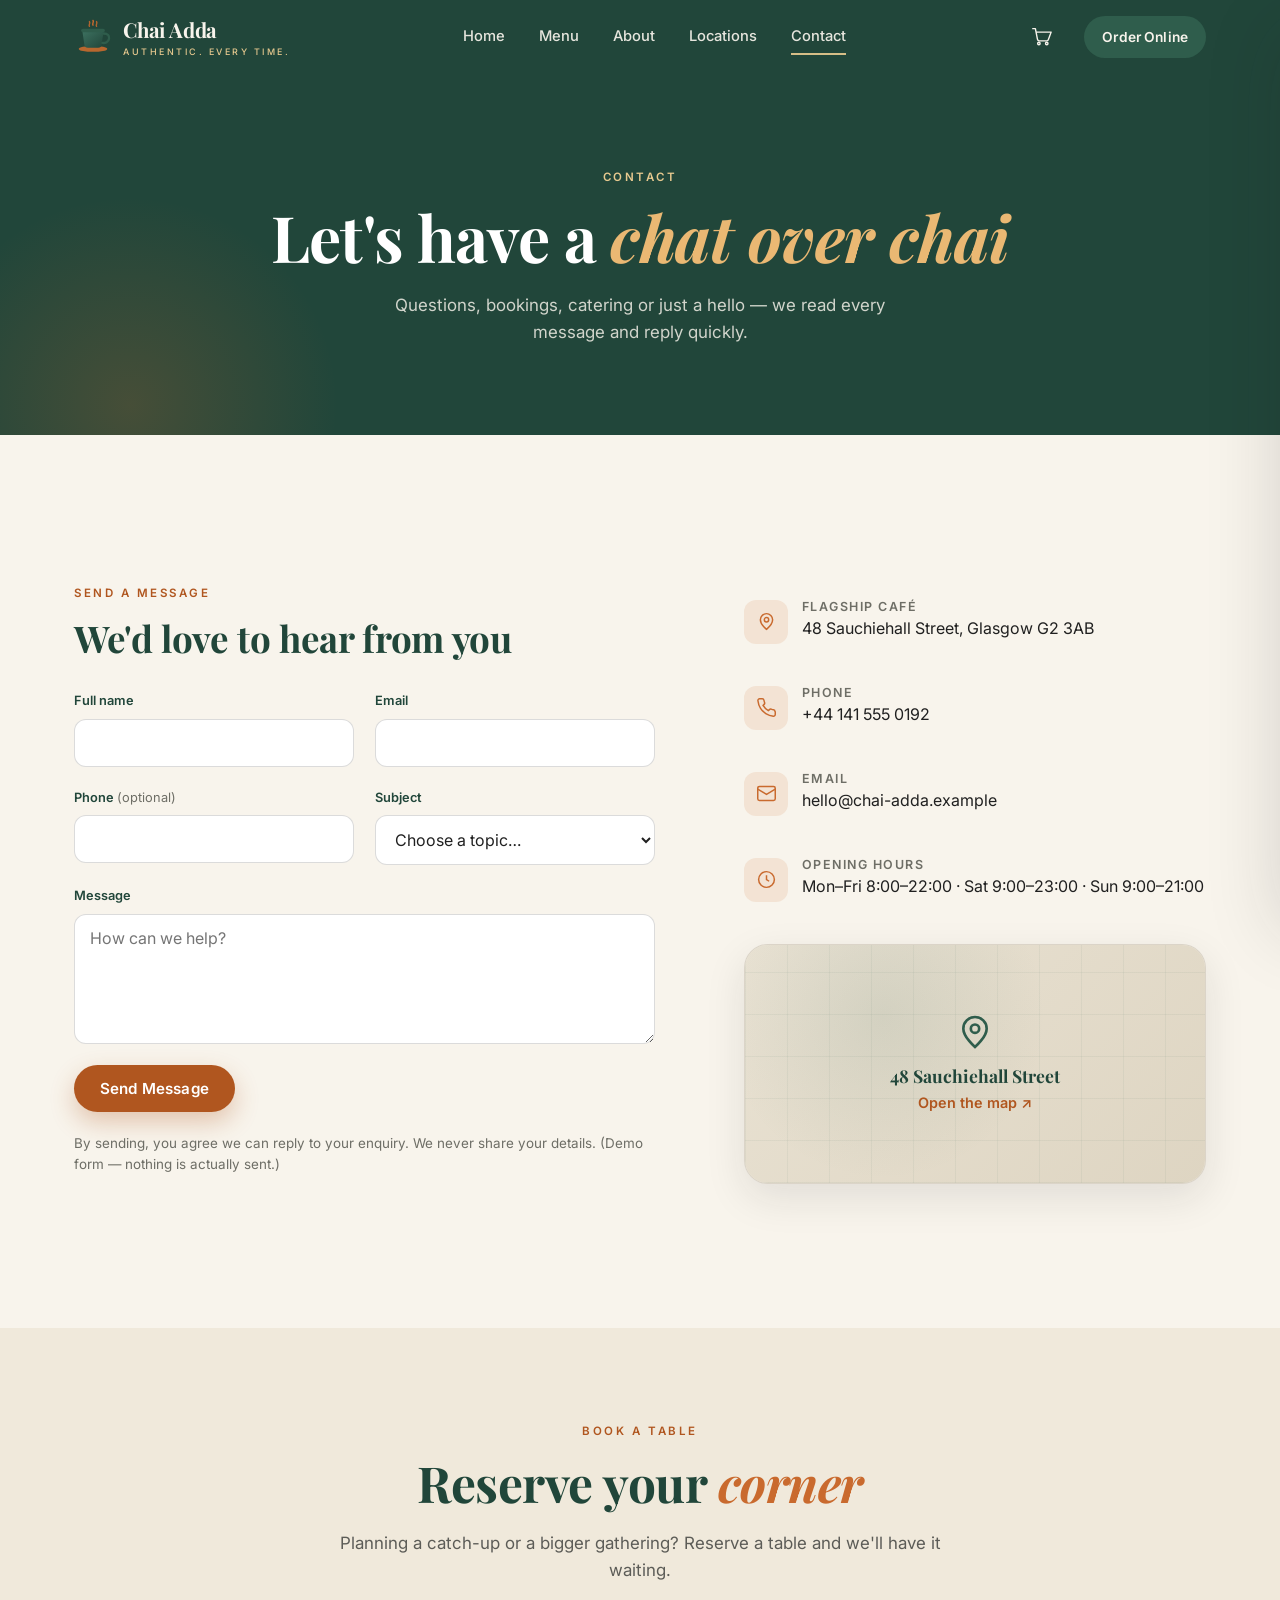
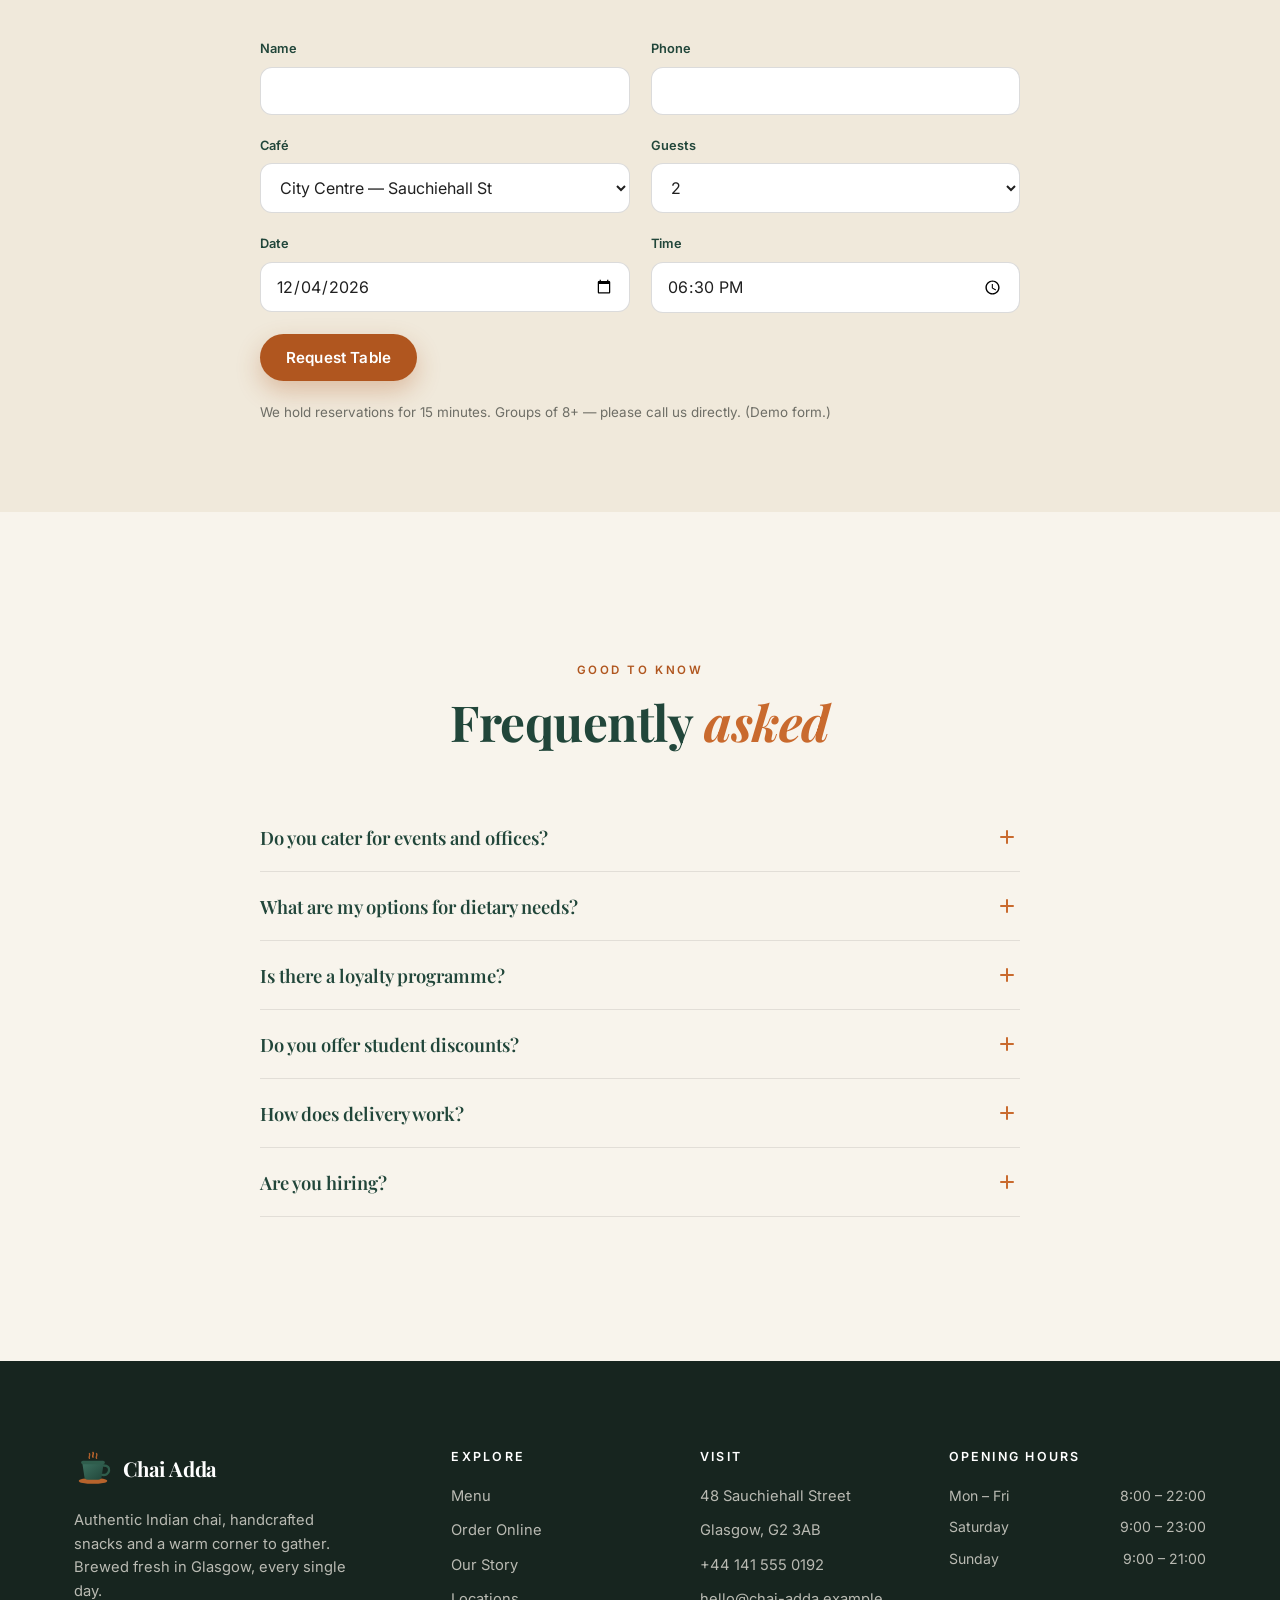
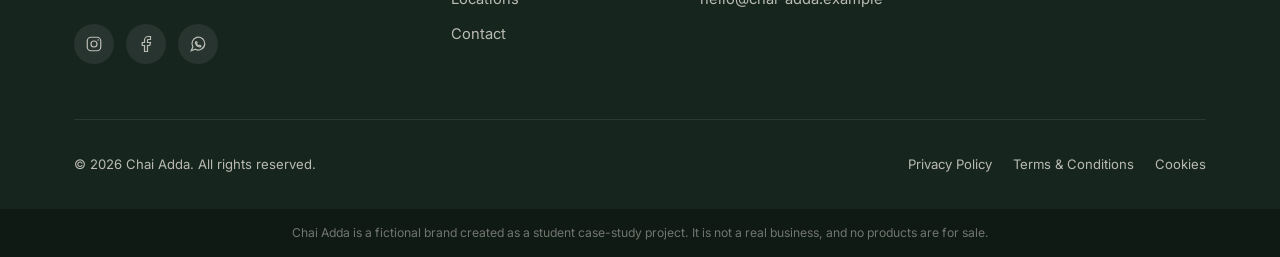
<file: contact.html>
<!DOCTYPE html>
<html lang="en">
<head>
  <meta charset="UTF-8">
  <meta name="viewport" content="width=device-width, initial-scale=1.0">
  <title>Contact — Chai Adda | Get in Touch, Reservations &amp; FAQ</title>
  <meta name="description" content="Get in touch with Chai Adda — book a table, ask about catering, events, franchise or careers. Phone, email, opening hours, map and FAQ.">
  <link rel="icon" type="image/svg+xml" href="assets/logo.svg">
  <link rel="canonical" href="https://berivishnu9-max.github.io/chai-adda/contact.html">
  <meta property="og:title" content="Contact — Chai Adda">
  <meta property="og:description" content="Book a table, ask a question, or say hello. We'd love to hear from you.">
  <link rel="preconnect" href="https://fonts.googleapis.com">
  <link rel="preconnect" href="https://fonts.gstatic.com" crossorigin>
  <link href="https://fonts.googleapis.com/css2?family=Playfair+Display:ital,wght@0,500;0,600;0,700;0,800;1,500;1,600&family=Inter:wght@300;400;500;600;700&display=swap" rel="stylesheet">
  <link rel="stylesheet" href="css/styles.css">

  <script type="application/ld+json">
  {"@context":"https://schema.org","@type":"ContactPage","name":"Contact Chai Adda","mainEntity":{"@type":"Organization","name":"Chai Adda","email":"hello@chai-adda.example","telephone":"+44 141 555 0192","address":{"@type":"PostalAddress","streetAddress":"48 Sauchiehall Street","addressLocality":"Glasgow","postalCode":"G2 3AB","addressCountry":"GB"}}}
  </script>
  <meta name="twitter:card" content="summary_large_image">
  <meta name="twitter:title" content="Contact — Chai Adda">
  <meta name="twitter:description" content="Book a table, ask a question, or say hello.">
  <meta name="twitter:image" content="images/hero.jpg">
  <meta property="og:site_name" content="Chai Adda">
  <meta property="og:image" content="images/hero.jpg">
</head>
<body class="hero-dark">
  <a class="skip-link" href="#main">Skip to content</a>

  <!-- NAV -->
  <header class="nav" id="nav">
    <div class="wrap">
      <a class="brand" href="index.html" aria-label="Chai Adda home">
        <img src="assets/logo.svg" alt="" width="38" height="38">
        <span class="brand-name">Chai Adda<small>Authentic. Every Time.</small></span>
      </a>
      <nav class="nav-links" aria-label="Primary">
        <a href="index.html">Home</a>
        <a href="menu.html">Menu</a>
        <a href="about.html">About</a>
        <a href="locations.html">Locations</a>
        <a href="contact.html" class="active">Contact</a>
      </nav>
      <div class="nav-actions">
        <button class="cart-btn" aria-label="Open your order">
          <svg viewBox="0 0 24 24" fill="none" stroke-width="1.6" stroke-linecap="round" stroke-linejoin="round"><circle cx="9" cy="20" r="1.4"/><circle cx="18" cy="20" r="1.4"/><path d="M2 3h3l2.4 12.4a2 2 0 0 0 2 1.6h8.5a2 2 0 0 0 2-1.6L23 7H6"/></svg>
          <span class="cart-count" aria-live="polite">0</span>
        </button>
        <a href="order.html" class="btn btn-dark btn-sm">Order Online</a>
        <button class="nav-toggle" aria-label="Menu" aria-expanded="false"><span></span><span></span><span></span></button>
      </div>
    </div>
  </header>
  <div class="mobile-menu" id="mobileMenu">
    <a href="index.html">Home</a>
    <a href="menu.html">Menu</a>
    <a href="about.html">About</a>
    <a href="locations.html">Locations</a>
    <a href="contact.html">Contact</a>
    <a href="order.html" class="btn btn-primary btn-block">Order Online</a>
  </div>

  <!-- PAGE HERO -->
  <section class="page-hero">
    <div class="wrap">
      <span class="eyebrow">Contact</span>
      <h1>Let's have a <span class="serif-accent" style="color:#eab873">chat over chai</span></h1>
      <p>Questions, bookings, catering or just a hello — we read every message and reply quickly.</p>
    </div>
  </section>

  <!-- CONTACT SPLIT -->
  <section class="section">
    <div class="wrap">
      <div class="contact-split">

        <!-- form -->
        <div data-reveal>
          <span class="eyebrow">Send a message</span>
          <h2 style="font-size:clamp(1.7rem,3vw,2.3rem);margin:var(--s2) 0 var(--s4)">We'd love to hear from you</h2>
          <div class="form-success" id="contactSuccess">
            <svg viewBox="0 0 24 24"><path d="m20 6-11 11-5-5"/></svg>
            <span>Thanks — your message is on its way. We'll be in touch within one working day.</span>
          </div>
          <form id="contactForm" novalidate>
            <div class="form-grid">
              <div class="field">
                <label for="cName">Full name</label>
                <input id="cName" name="name" type="text" autocomplete="name" required>
                <span class="err-msg">Please enter your name.</span>
              </div>
              <div class="field">
                <label for="cEmail">Email</label>
                <input id="cEmail" name="email" type="email" autocomplete="email" required>
                <span class="err-msg">Please enter a valid email.</span>
              </div>
              <div class="field">
                <label for="cPhone">Phone <span style="color:var(--faint);font-weight:400">(optional)</span></label>
                <input id="cPhone" name="phone" type="tel" autocomplete="tel">
                <span class="err-msg"></span>
              </div>
              <div class="field">
                <label for="cSubject">Subject</label>
                <select id="cSubject" name="subject" required>
                  <option value="">Choose a topic…</option>
                  <option>General enquiry</option>
                  <option>Catering &amp; events</option>
                  <option>Corporate &amp; office orders</option>
                  <option>Franchise enquiry</option>
                  <option>Careers</option>
                  <option>Feedback</option>
                </select>
                <span class="err-msg">Please choose a topic.</span>
              </div>
              <div class="field field-full">
                <label for="cMessage">Message</label>
                <textarea id="cMessage" name="message" required placeholder="How can we help?"></textarea>
                <span class="err-msg">Please add a short message.</span>
              </div>
            </div>
            <button type="submit" class="btn btn-primary" style="margin-top:var(--s3)">Send Message</button>
            <p class="form-note">By sending, you agree we can reply to your enquiry. We never share your details. (Demo form — nothing is actually sent.)</p>
          </form>
        </div>

        <!-- info + map -->
        <div data-reveal data-reveal-delay="1">
          <div class="contact-info-card">
            <div class="ci-icon"><svg viewBox="0 0 24 24"><path d="M12 21s7-6 7-11a7 7 0 0 0-14 0c0 5 7 11 7 11z"/><circle cx="12" cy="10" r="2.5"/></svg></div>
            <div><h4>Flagship café</h4><p>48 Sauchiehall Street, Glasgow G2 3AB</p></div>
          </div>
          <div class="contact-info-card">
            <div class="ci-icon"><svg viewBox="0 0 24 24"><path d="M22 16.9v3a2 2 0 0 1-2.2 2 19.8 19.8 0 0 1-8.6-3 19.5 19.5 0 0 1-6-6 19.8 19.8 0 0 1-3-8.6A2 2 0 0 1 4.1 2h3a2 2 0 0 1 2 1.7c.1.9.4 1.8.7 2.6a2 2 0 0 1-.5 2.1L8.1 9.6a16 16 0 0 0 6 6l1.2-1.2a2 2 0 0 1 2.1-.5c.8.3 1.7.6 2.6.7a2 2 0 0 1 1.7 2z"/></svg></div>
            <div><h4>Phone</h4><a href="tel:+441415550192">+44 141 555 0192</a></div>
          </div>
          <div class="contact-info-card">
            <div class="ci-icon"><svg viewBox="0 0 24 24"><rect x="2" y="4" width="20" height="16" rx="2"/><path d="m2 7 10 6 10-6"/></svg></div>
            <div><h4>Email</h4><a href="mailto:hello@chai-adda.example">hello@chai-adda.example</a></div>
          </div>
          <div class="contact-info-card">
            <div class="ci-icon"><svg viewBox="0 0 24 24"><circle cx="12" cy="12" r="9"/><path d="M12 7v5l3 2"/></svg></div>
            <div><h4>Opening hours</h4><p>Mon–Fri 8:00–22:00 · Sat 9:00–23:00 · Sun 9:00–21:00</p></div>
          </div>
          <div class="map-embed" style="height:240px;margin-top:var(--s3)">
            <div class="map-fallback" aria-hidden="true">
              <svg viewBox="0 0 24 24"><path d="M12 21s7-6 7-11a7 7 0 0 0-14 0c0 5 7 11 7 11z"/><circle cx="12" cy="10" r="2.5"/></svg>
              <div><strong>48 Sauchiehall Street</strong><br><a href="https://www.openstreetmap.org/?mlat=55.8652&amp;mlon=-4.2570#map=16/55.8652/-4.2570" target="_blank" rel="noopener">Open the map ↗</a></div>
            </div>
            <iframe
              title="Map to Chai Adda City Centre"
              loading="lazy"
              src="https://www.openstreetmap.org/export/embed.html?bbox=-4.2700%2C55.8600%2C-4.2440%2C55.8710&amp;layer=mapnik&amp;marker=55.8652%2C-4.2570"
              referrerpolicy="no-referrer-when-downgrade"></iframe>
          </div>
        </div>

      </div>
    </div>
  </section>

  <!-- RESERVATION -->
  <section class="section-tight" id="reserve" style="background:var(--cream-deep)">
    <div class="wrap">
      <div class="section-head" data-reveal>
        <span class="eyebrow">Book a table</span>
        <h2>Reserve your <span class="serif-accent">corner</span></h2>
        <p>Planning a catch-up or a bigger gathering? Reserve a table and we'll have it waiting.</p>
      </div>
      <div style="max-width:760px;margin:0 auto" data-reveal>
        <div class="form-success" id="reserveSuccess">
          <svg viewBox="0 0 24 24"><path d="m20 6-11 11-5-5"/></svg>
          <span id="reserveSuccessText">Table requested — we'll confirm by email shortly.</span>
        </div>
        <form id="reserveForm" novalidate>
          <div class="form-grid">
            <div class="field">
              <label for="rName">Name</label>
              <input id="rName" type="text" autocomplete="name" required>
              <span class="err-msg">Please enter your name.</span>
            </div>
            <div class="field">
              <label for="rPhone">Phone</label>
              <input id="rPhone" type="tel" autocomplete="tel" required>
              <span class="err-msg">Please enter a phone number.</span>
            </div>
            <div class="field">
              <label for="rLocation">Café</label>
              <select id="rLocation" required>
                <option>City Centre — Sauchiehall St</option>
                <option>West End — Byres Road</option>
                <option>Southside — Victoria Road</option>
              </select>
              <span class="err-msg"></span>
            </div>
            <div class="field">
              <label for="rGuests">Guests</label>
              <select id="rGuests" required>
                <option>1</option><option selected>2</option><option>3</option><option>4</option>
                <option>5</option><option>6</option><option>7</option><option>8+</option>
              </select>
              <span class="err-msg"></span>
            </div>
            <div class="field">
              <label for="rDate">Date</label>
              <input id="rDate" type="date" required>
              <span class="err-msg">Please choose a date.</span>
            </div>
            <div class="field">
              <label for="rTime">Time</label>
              <input id="rTime" type="time" value="18:30" required>
              <span class="err-msg">Please choose a time.</span>
            </div>
          </div>
          <button type="submit" class="btn btn-primary" style="margin-top:var(--s3)">Request Table</button>
          <p class="form-note">We hold reservations for 15 minutes. Groups of 8+ — please call us directly. (Demo form.)</p>
        </form>
      </div>
    </div>
  </section>

  <!-- FAQ -->
  <section class="section">
    <div class="wrap">
      <div class="section-head" data-reveal>
        <span class="eyebrow">Good to know</span>
        <h2>Frequently <span class="serif-accent">asked</span></h2>
      </div>
      <div class="faq" data-reveal>
        <div class="faq-item">
          <button class="faq-q" aria-expanded="false">Do you cater for events and offices?<span class="plus" aria-hidden="true"></span></button>
          <div class="faq-a"><p>Yes — from a tray of chai and samosas for the team to full event catering. Use the contact form above with "Catering &amp; events" and we'll build a menu around you.</p></div>
        </div>
        <div class="faq-item">
          <button class="faq-q" aria-expanded="false">What are my options for dietary needs?<span class="plus" aria-hidden="true"></span></button>
          <div class="faq-a"><p>Every menu item is clearly marked vegetarian or vegan, with spice levels shown. Many drinks can be made with oat milk. If you have an allergy, tell us and we'll guide you to safe choices.</p></div>
        </div>
        <div class="faq-item">
          <button class="faq-q" aria-expanded="false">Is there a loyalty programme?<span class="plus" aria-hidden="true"></span></button>
          <div class="faq-a"><p>There is — every tenth chai is on us, plus member-only seasonal offers. Ask at the counter or join the newsletter to sign up.</p></div>
        </div>
        <div class="faq-item">
          <button class="faq-q" aria-expanded="false">Do you offer student discounts?<span class="plus" aria-hidden="true"></span></button>
          <div class="faq-a"><p>We do — 15% off with a valid student ID in café, or use code <strong>STUDENT</strong> when you order online.</p></div>
        </div>
        <div class="faq-item">
          <button class="faq-q" aria-expanded="false">How does delivery work?<span class="plus" aria-hidden="true"></span></button>
          <div class="faq-a"><p>Order online for delivery across central Glasgow, typically 30–40 minutes. Delivery is free over £15, otherwise £2.49. Prefer to collect? Pickup is usually ready in 10–15 minutes.</p></div>
        </div>
        <div class="faq-item">
          <button class="faq-q" aria-expanded="false">Are you hiring?<span class="plus" aria-hidden="true"></span></button>
          <div class="faq-a"><p>We're always glad to meet warm, curious people who love hospitality. Send us a note under "Careers" with a little about yourself.</p></div>
        </div>
      </div>
    </div>
  </section>

  <!-- FOOTER -->
  <div id="footer-slot"></div>

  <!-- CART DRAWER -->
  <div class="overlay" id="overlay"></div>
  <aside class="drawer" id="cartDrawer" role="dialog" aria-modal="true" aria-label="Your order">
    <div class="drawer-head">
      <h3>Your Order</h3>
      <button class="drawer-close" data-close-cart aria-label="Close order"><svg viewBox="0 0 24 24" fill="none" stroke-width="2" stroke-linecap="round"><path d="M18 6 6 18M6 6l12 12"/></svg></button>
    </div>
    <div class="drawer-body" id="cartBody"></div>
    <div class="drawer-foot">
      <div class="cart-row"><span>Subtotal</span><span id="cartSubtotal">£0.00</span></div>
      <div class="cart-row"><span>Delivery</span><span id="cartDelivery">Free</span></div>
      <div class="cart-row total"><span>Total</span><span id="cartTotal">£0.00</span></div>
      <p class="nl-note" id="cartFreeNote" style="color:var(--orange-deep);text-align:center;margin:0 0 10px"></p>
      <button class="btn btn-primary btn-block" id="checkoutBtn" disabled>Go to Checkout</button>
      <p class="cart-note">Demo checkout — this is a case-study site.</p>
    </div>
  </aside>

  <a href="order.html" class="float-order" aria-label="Order online">
    <svg viewBox="0 0 24 24" fill="none" stroke="currentColor" stroke-width="1.8" stroke-linecap="round" stroke-linejoin="round"><path d="M2 3h3l2.4 12.4a2 2 0 0 0 2 1.6h8.5a2 2 0 0 0 2-1.6L23 7H6"/><circle cx="9" cy="20" r="1.4"/><circle cx="18" cy="20" r="1.4"/></svg>
    <span>Order Online</span>
  </a>

  <script src="js/photos.js"></script>
  <script src="js/main.js"></script>
  <script src="js/contact.js"></script>
  <script src="js/site.js"></script>
</body>
</html>
</file>
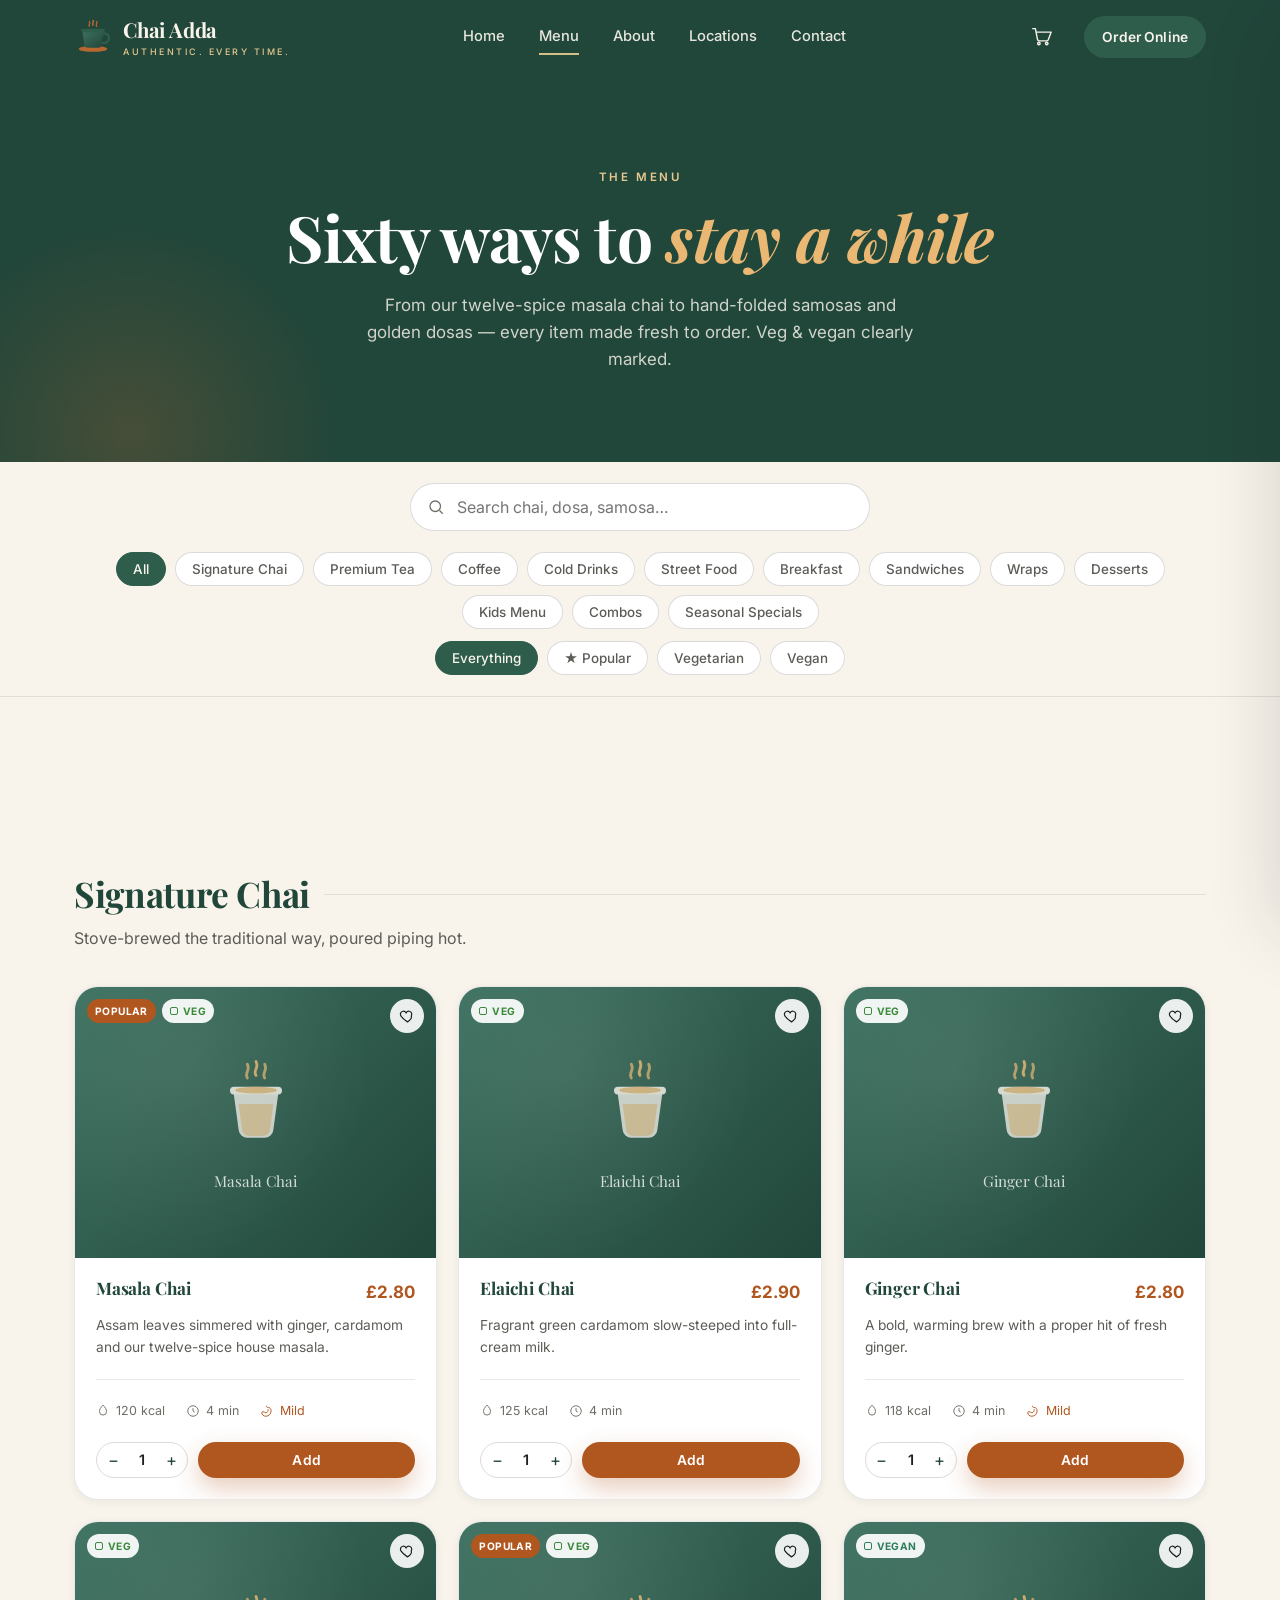
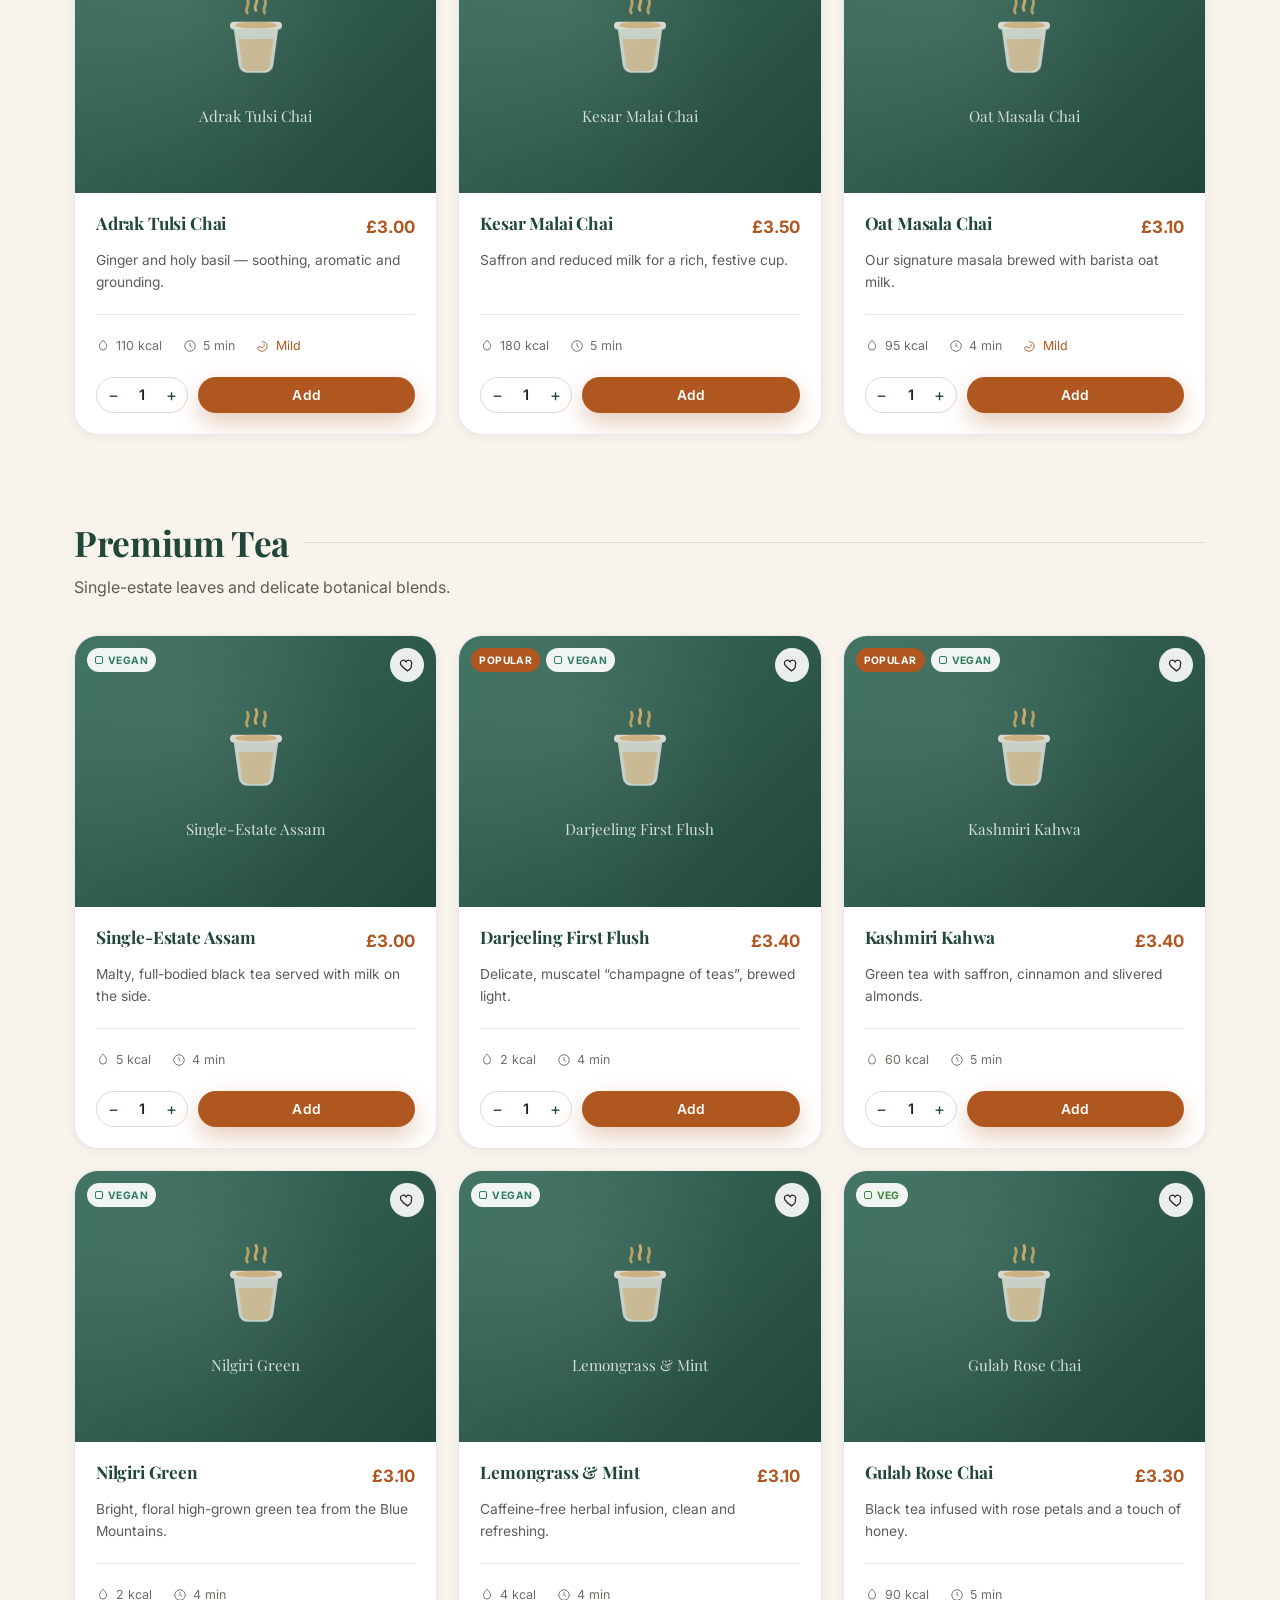
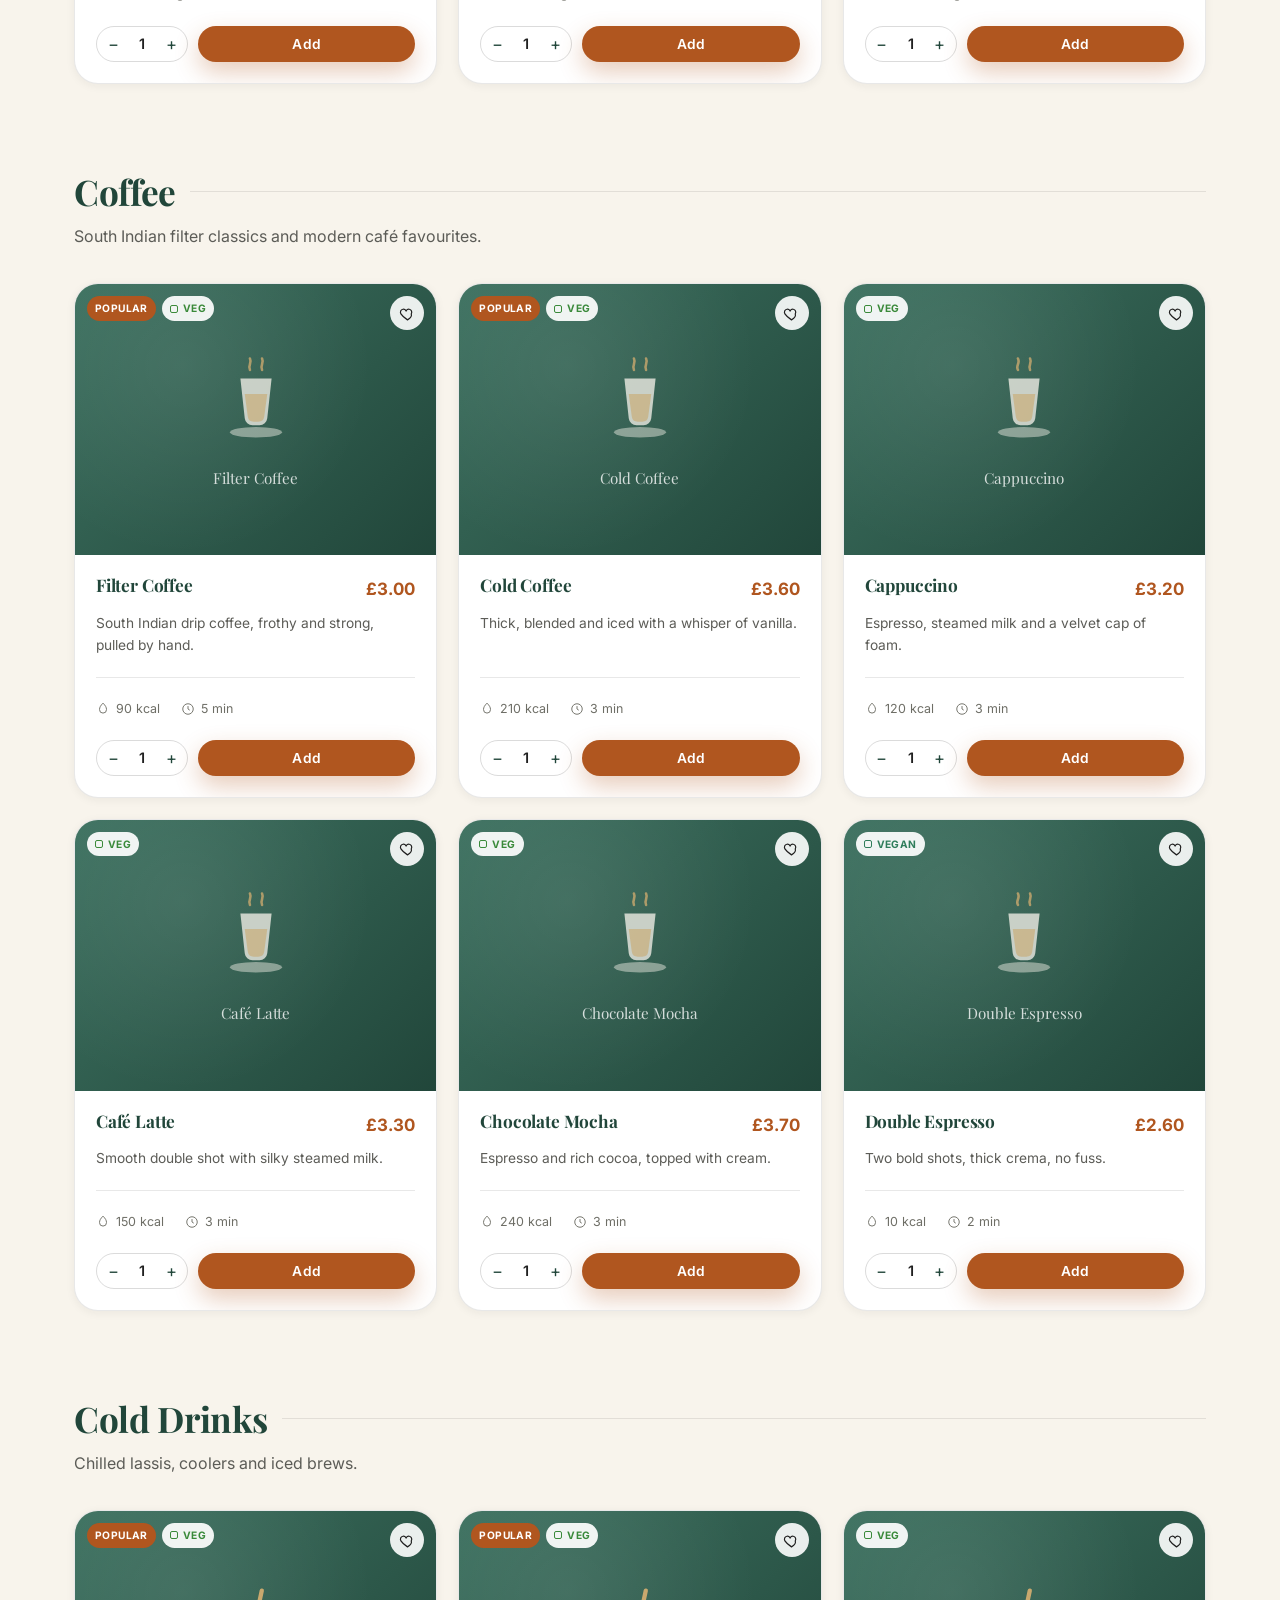
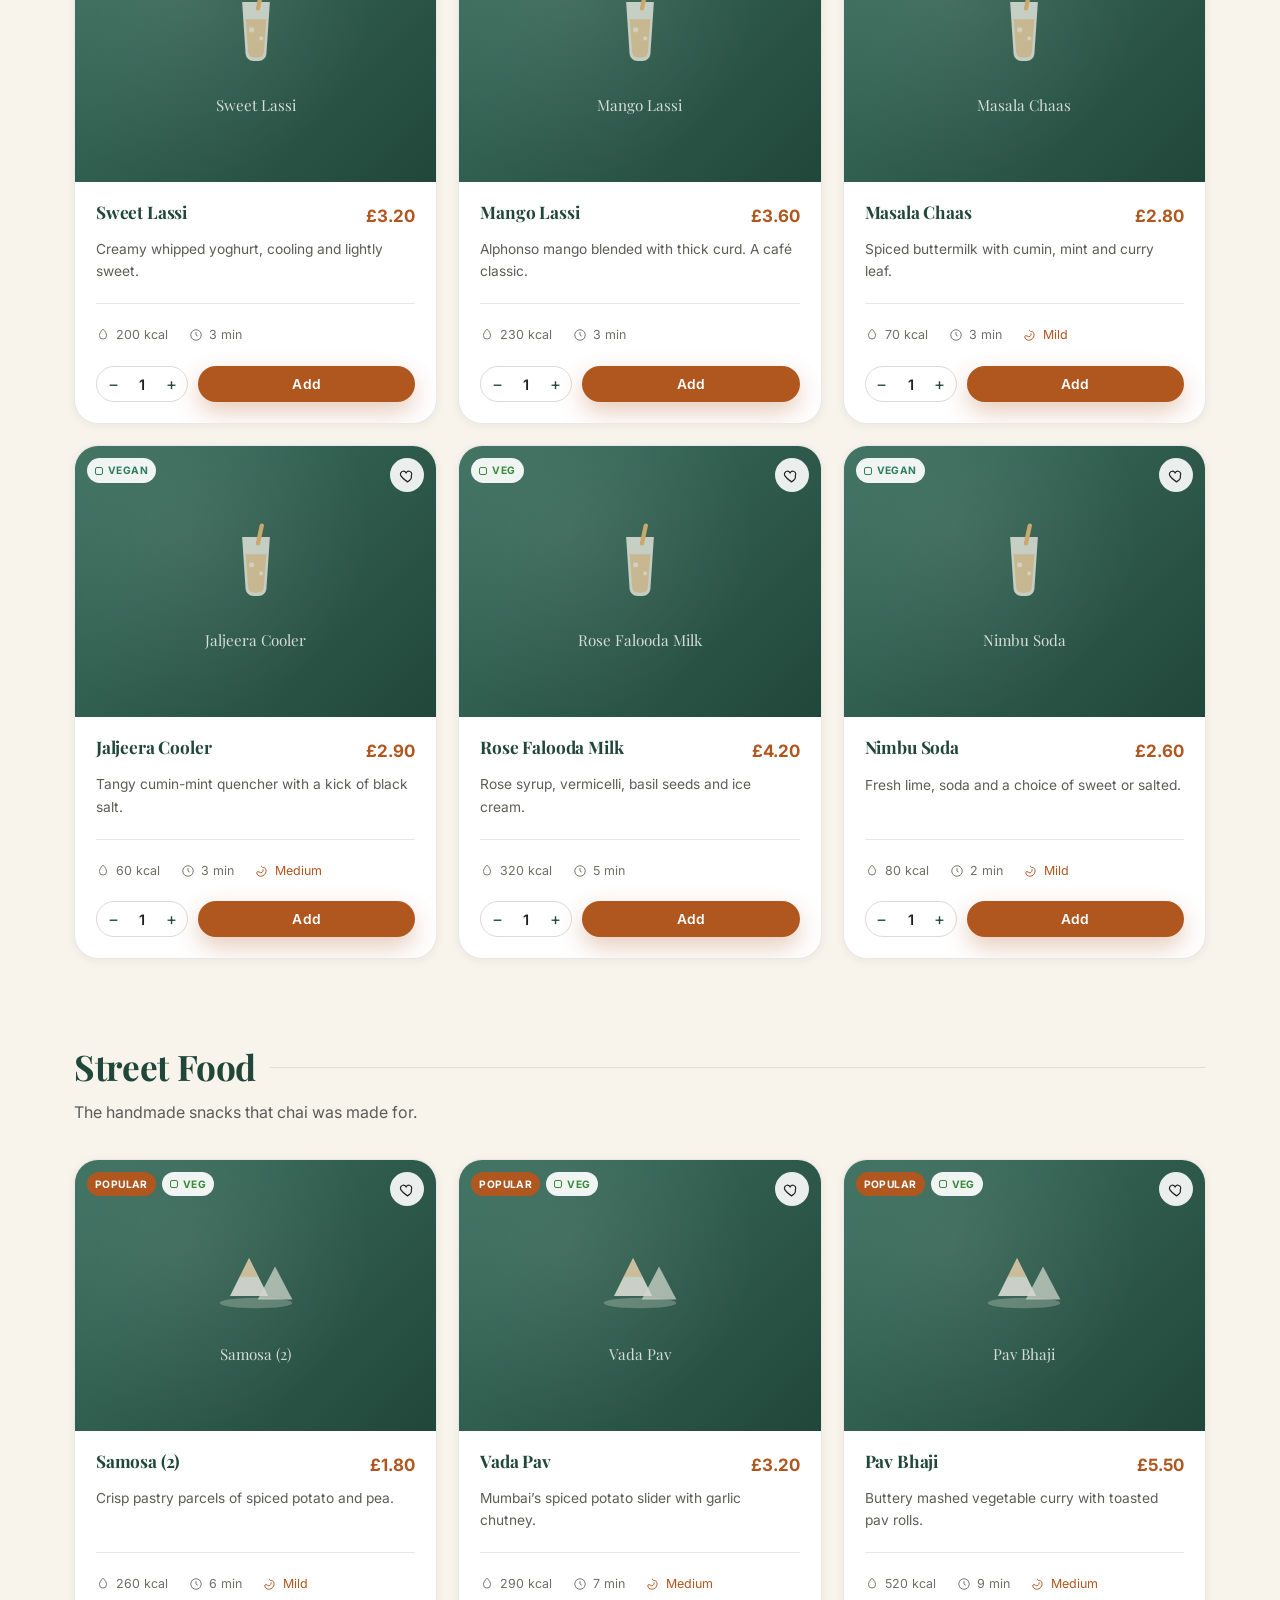
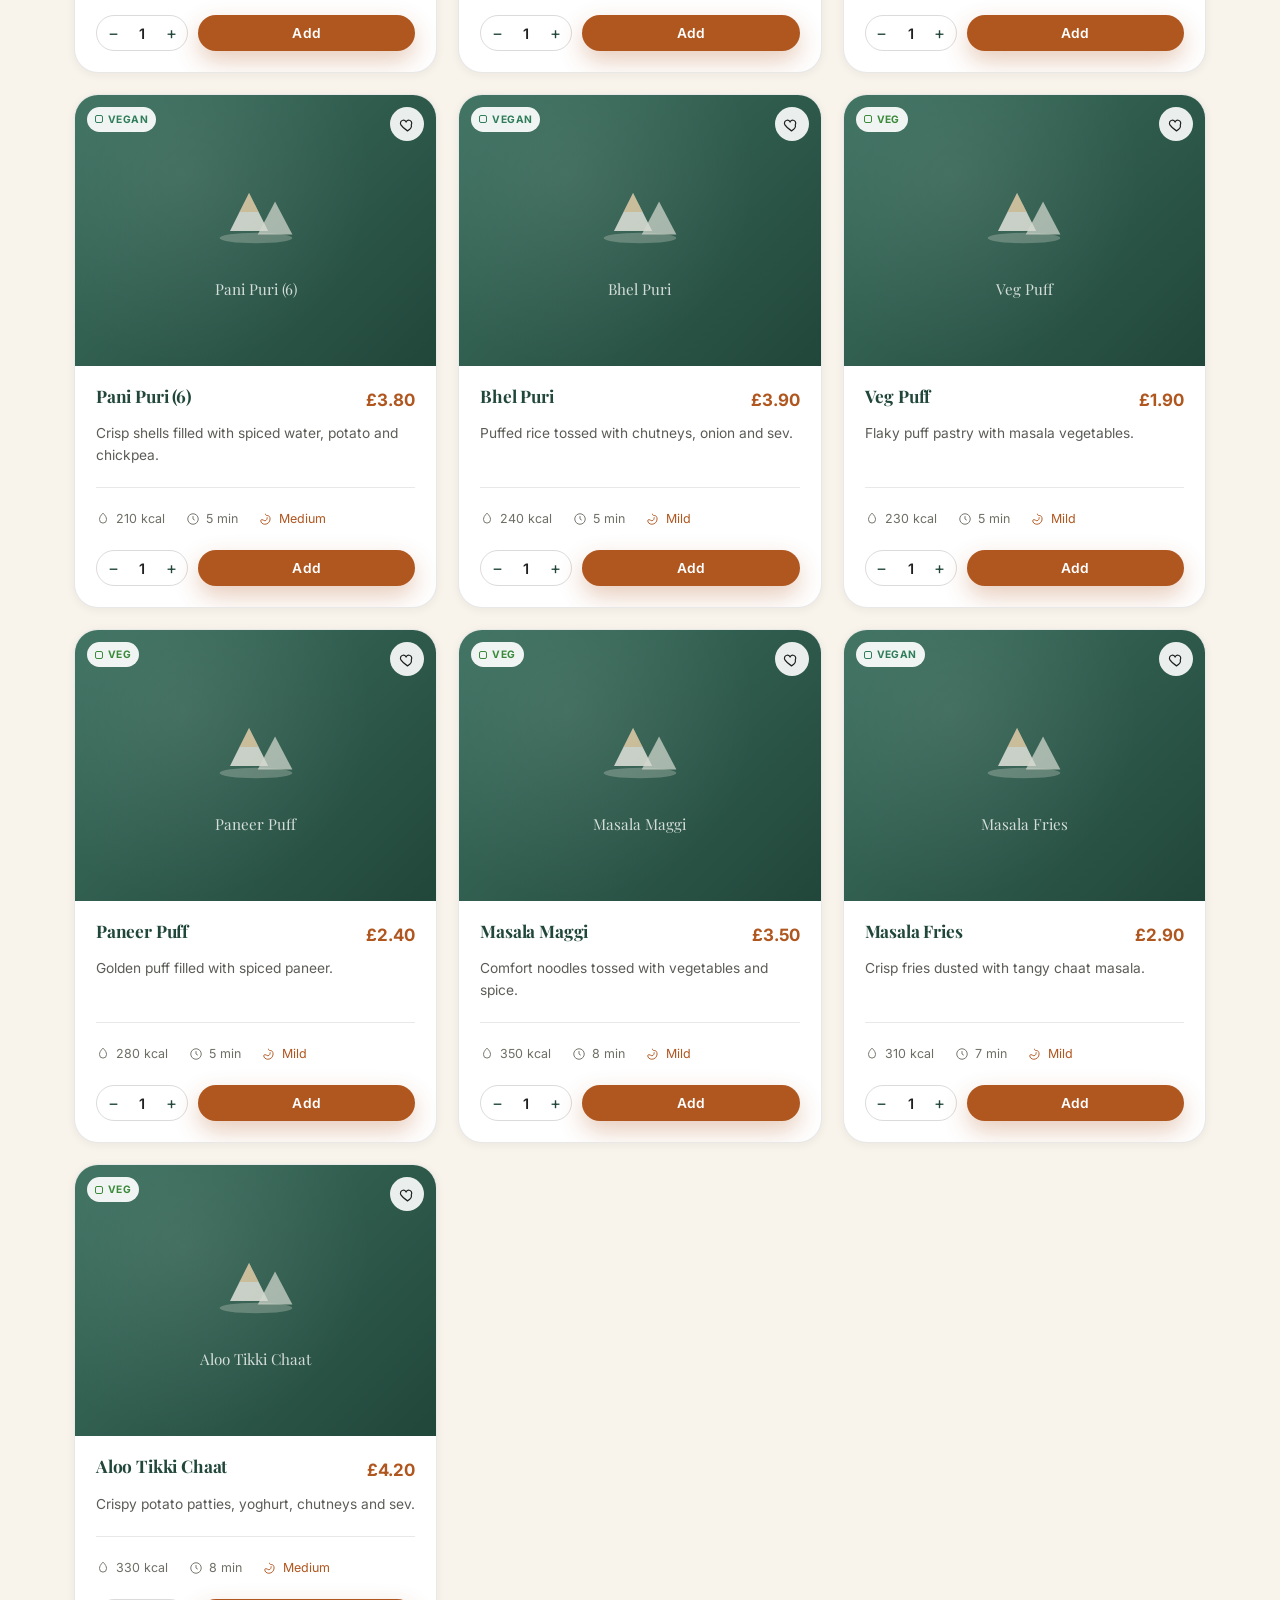
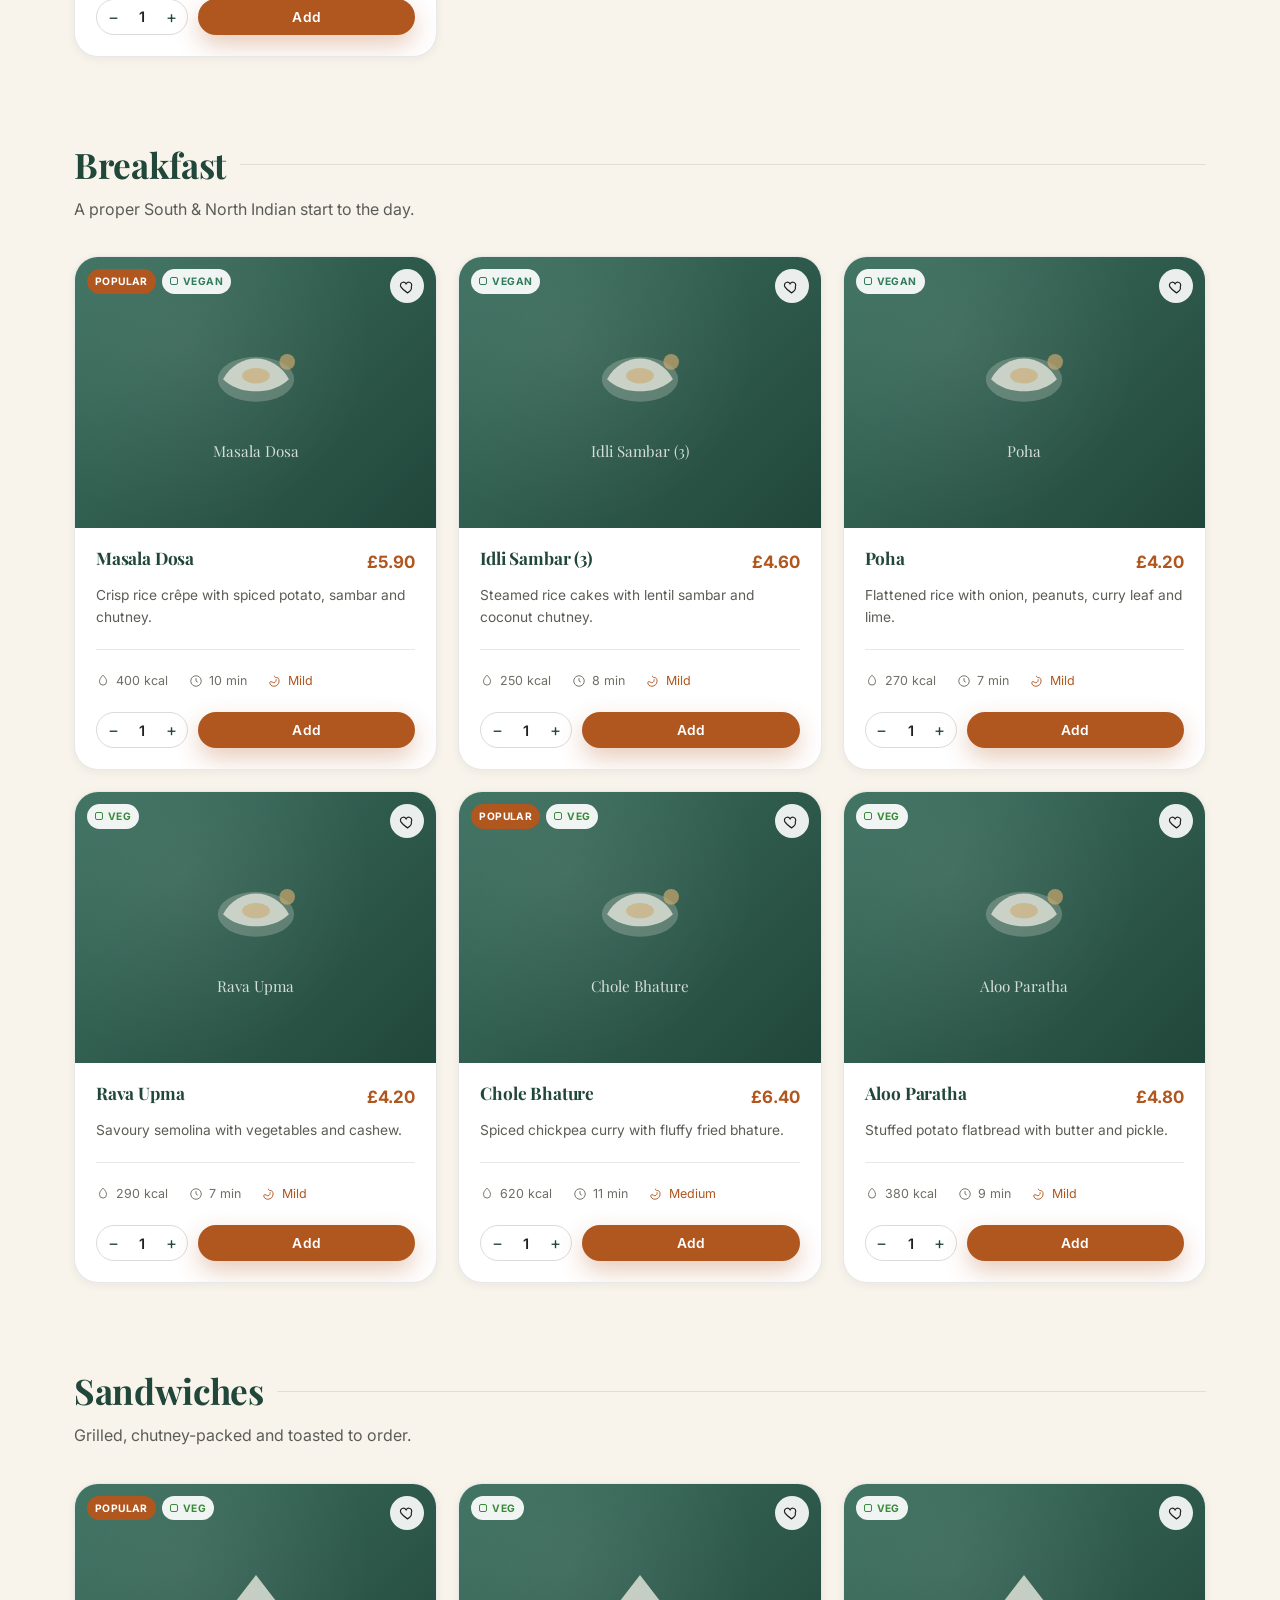
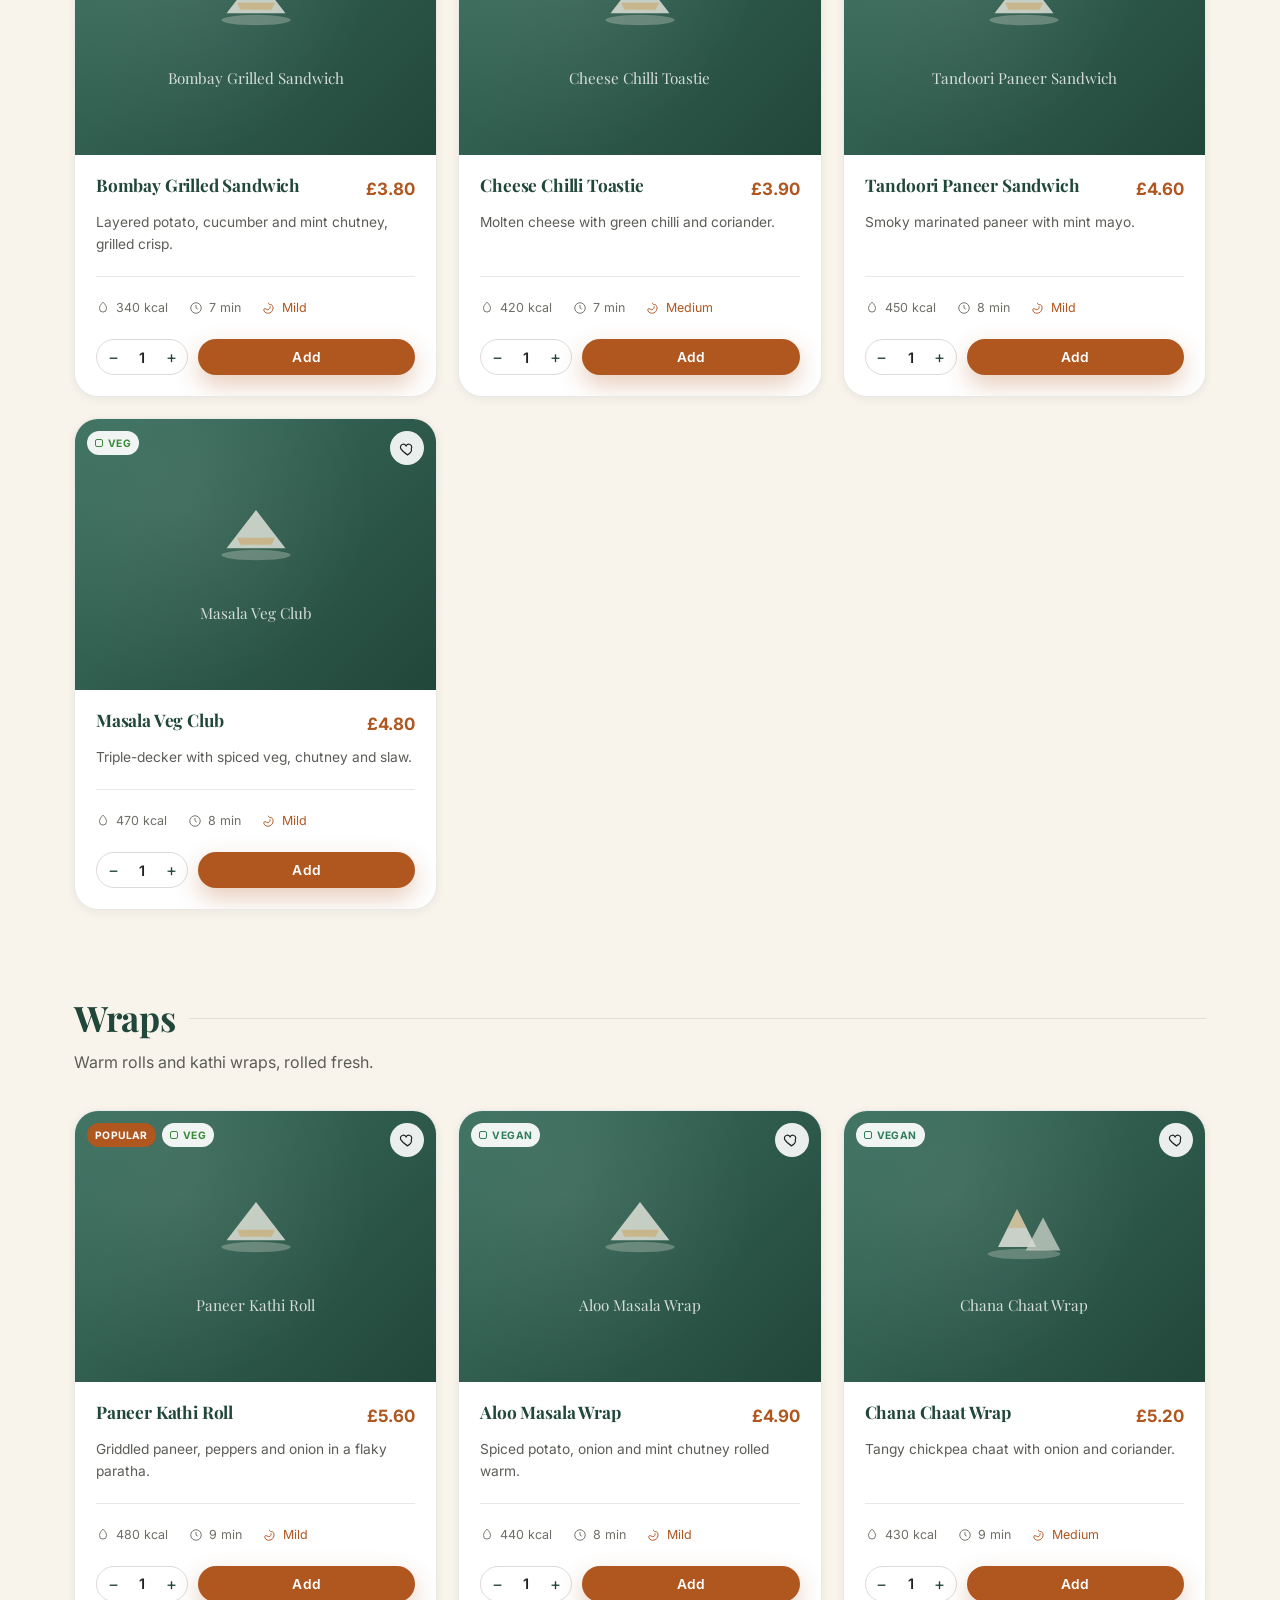
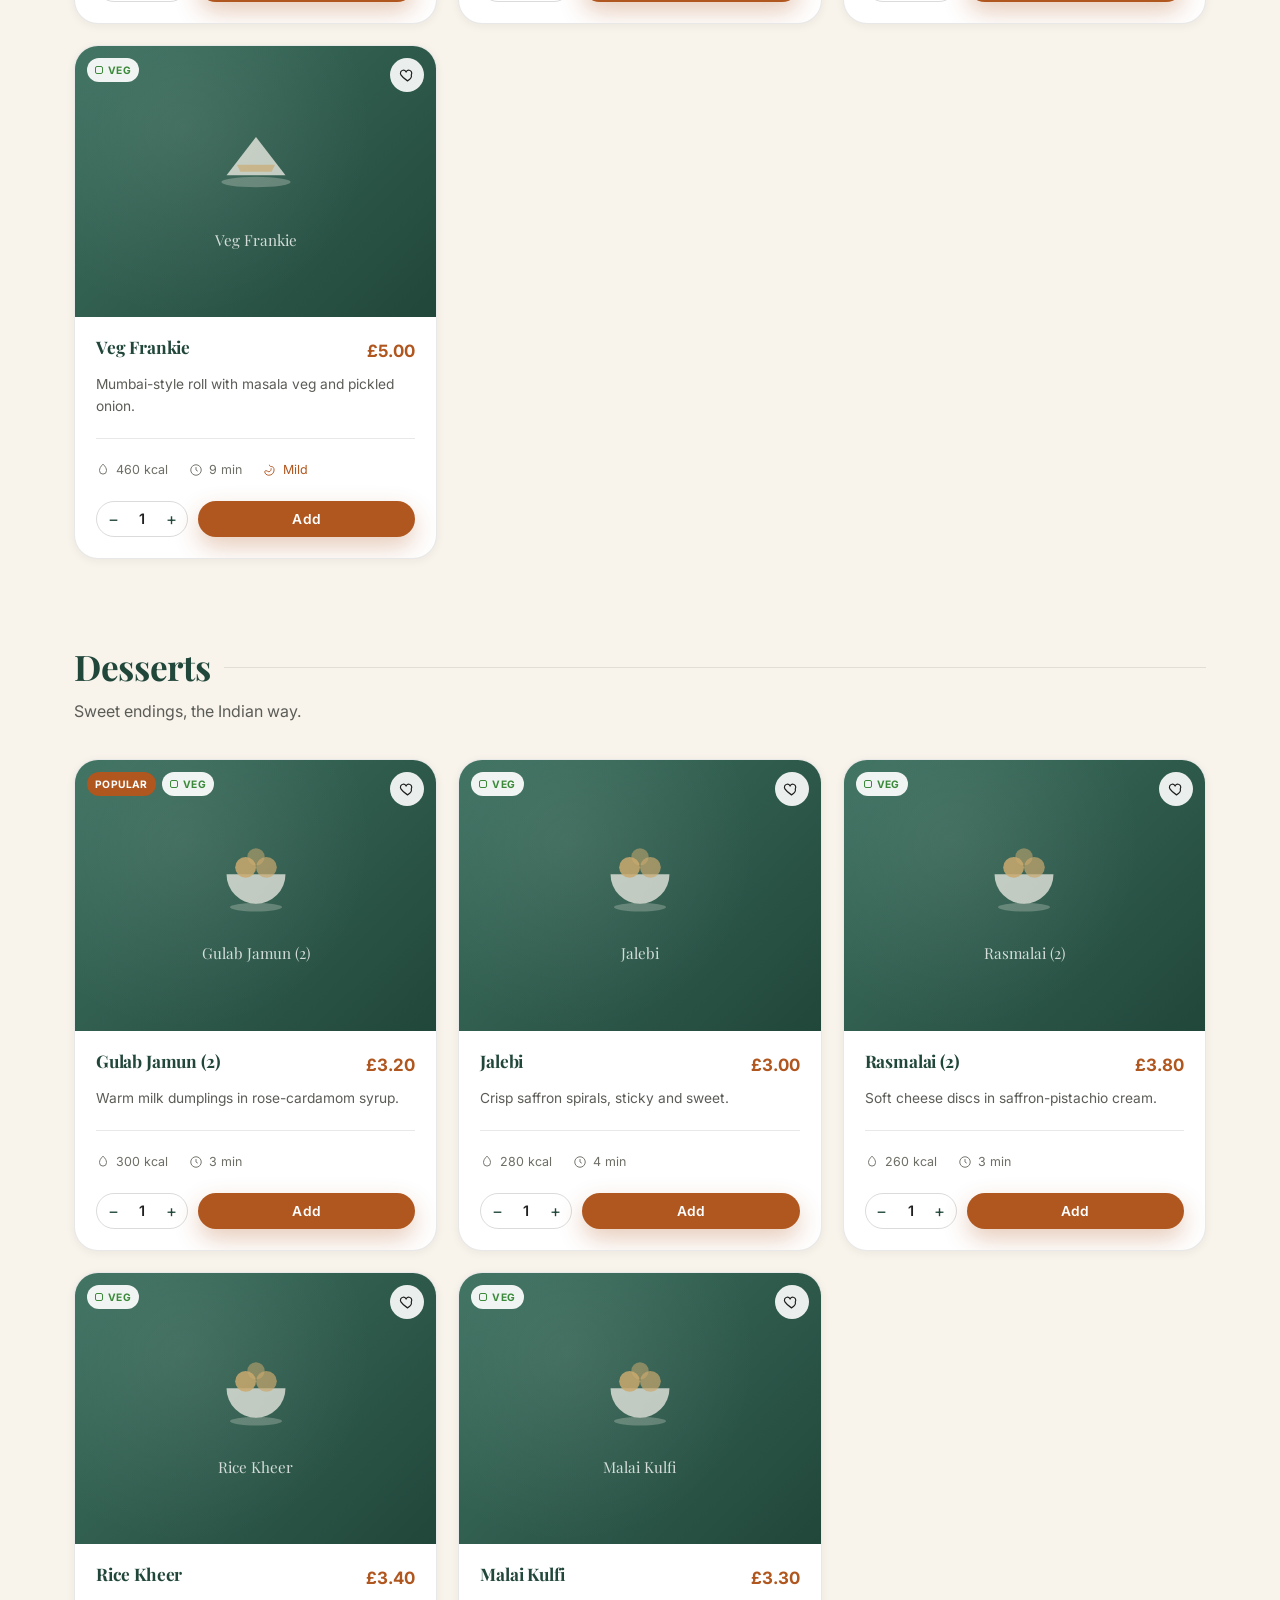
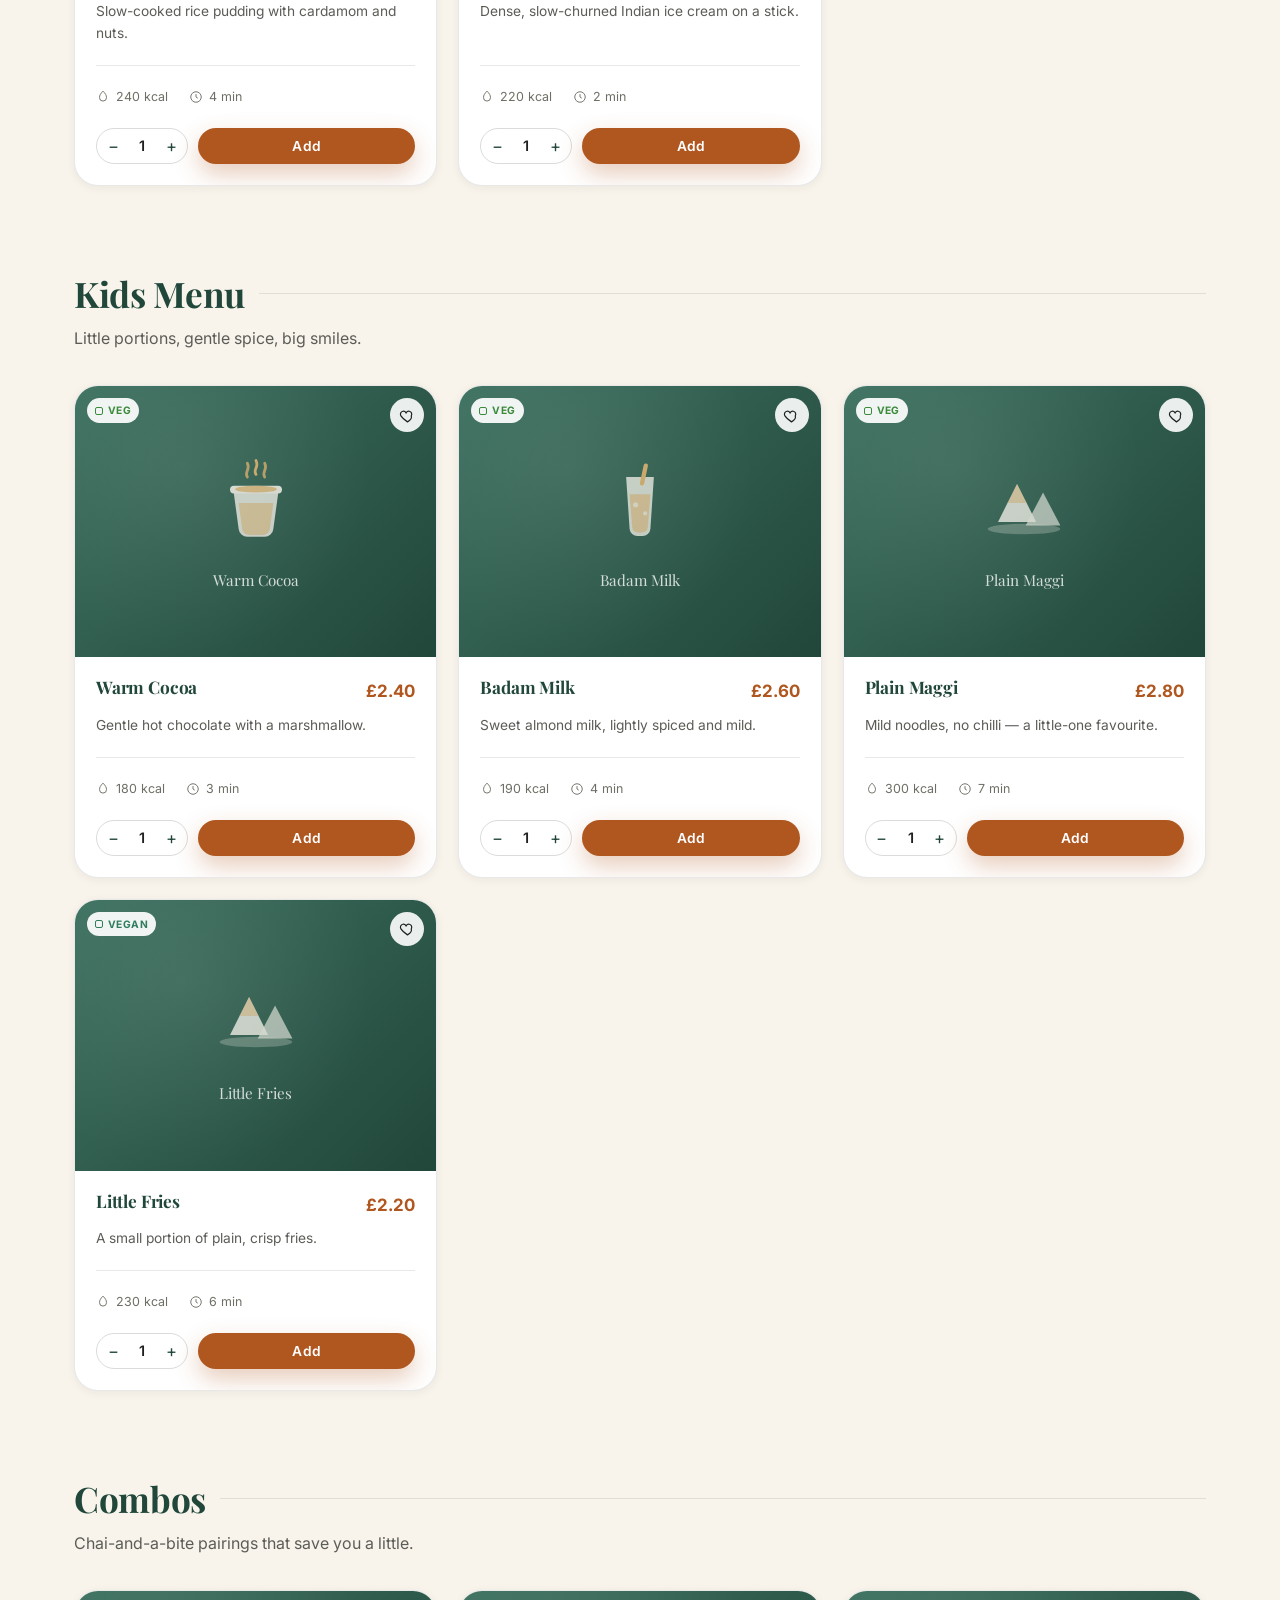
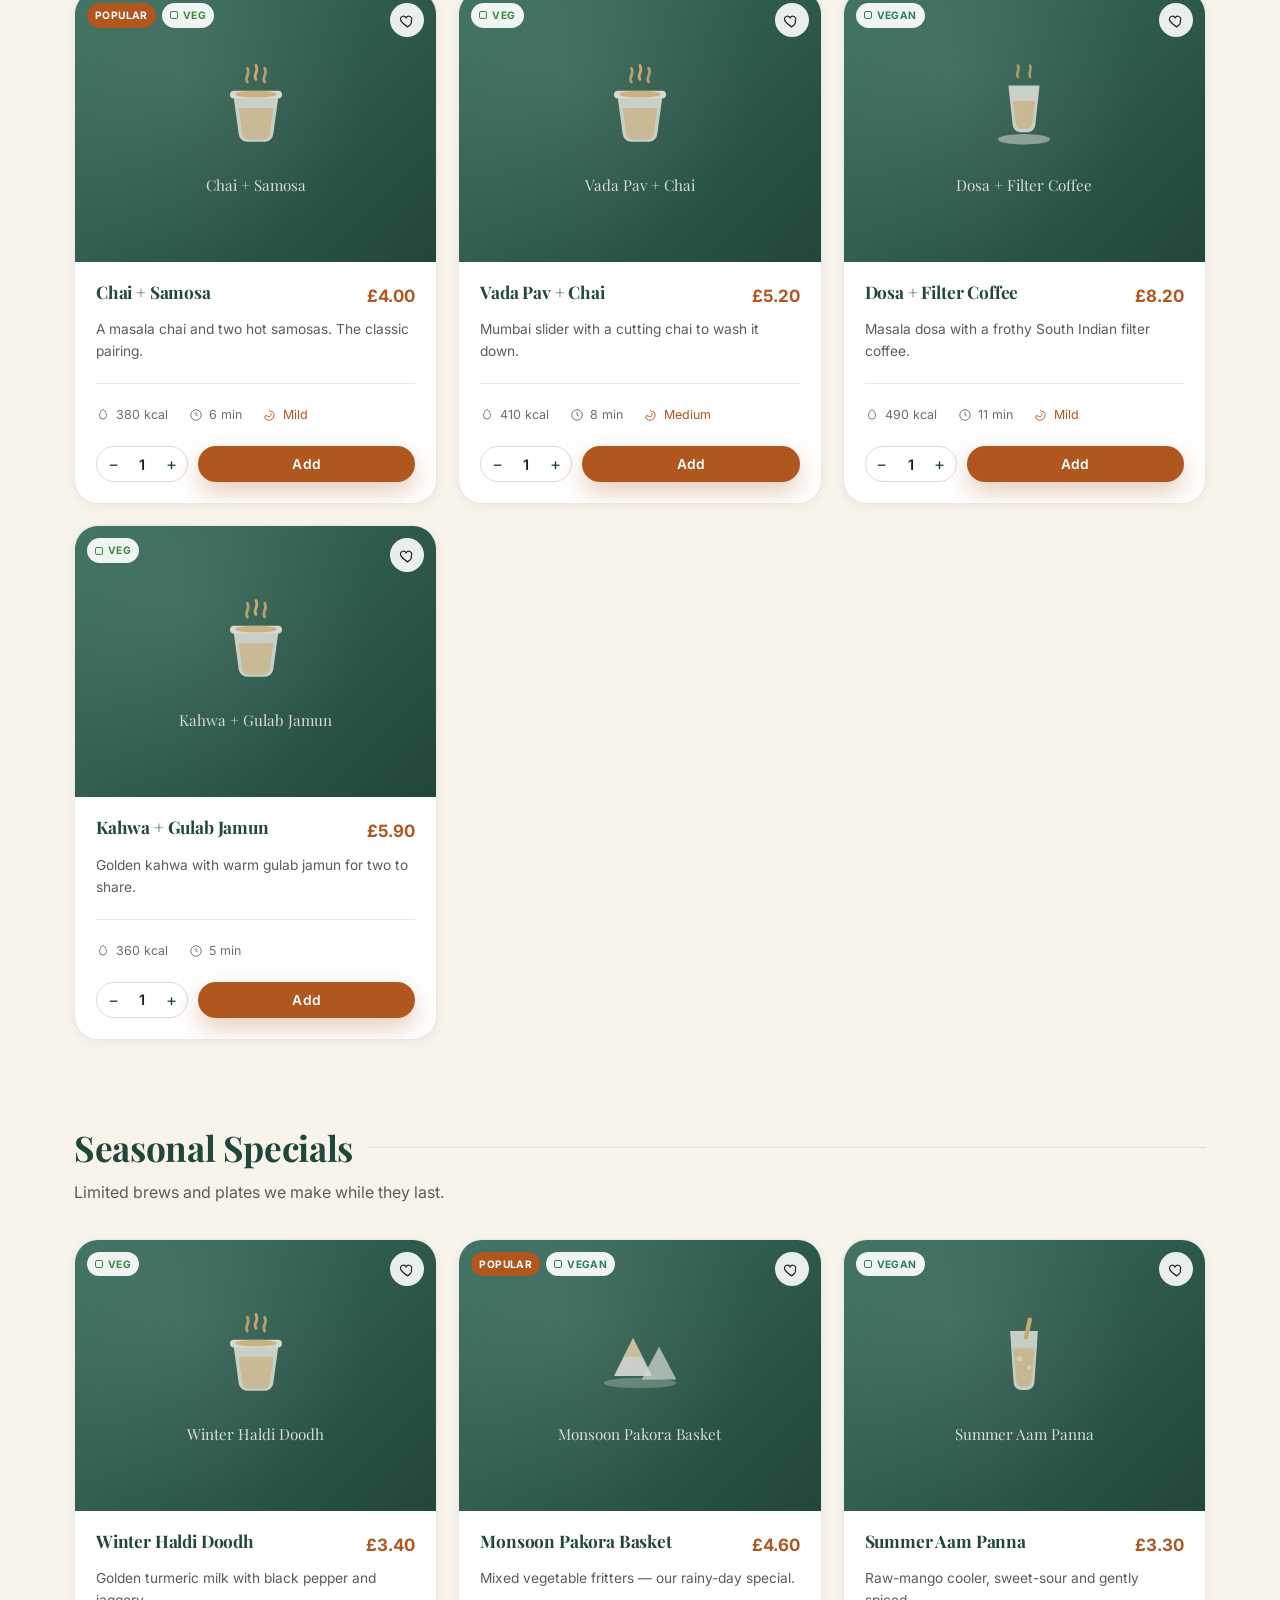
<file: menu.html>
<!DOCTYPE html>
<html lang="en">
<head>
  <meta charset="UTF-8">
  <meta name="viewport" content="width=device-width, initial-scale=1.0">
  <title>Menu — Chai Adda | Signature Chai, Street Food &amp; More</title>
  <meta name="description" content="Explore the full Chai Adda menu — signature masala chai, premium tea, South Indian coffee, street food, breakfast, wraps, desserts and seasonal specials. Order online.">
  <meta name="keywords" content="Chai Adda menu, masala chai, Indian street food, dosa, samosa, vada pav, tea shop menu">
  <link rel="icon" type="image/svg+xml" href="assets/logo.svg">
  <link rel="canonical" href="https://berivishnu9-max.github.io/chai-adda/menu.html">

  <meta property="og:type" content="website">
  <meta property="og:title" content="Menu — Chai Adda">
  <meta property="og:description" content="Signature chai, premium tea, street food and more. Order online.">
  <meta property="og:image" content="images/hero.jpg">

  <link rel="preconnect" href="https://fonts.googleapis.com">
  <link rel="preconnect" href="https://fonts.gstatic.com" crossorigin>
  <link href="https://fonts.googleapis.com/css2?family=Playfair+Display:ital,wght@0,500;0,600;0,700;0,800;1,500;1,600&family=Inter:wght@300;400;500;600;700&display=swap" rel="stylesheet">
  <link rel="stylesheet" href="css/styles.css">

  <script type="application/ld+json">
  {"@context":"https://schema.org","@type":"Menu","name":"Chai Adda Menu","hasMenuSection":[{"@type":"MenuSection","name":"Signature Chai"},{"@type":"MenuSection","name":"Premium Tea"},{"@type":"MenuSection","name":"Coffee"},{"@type":"MenuSection","name":"Cold Drinks"},{"@type":"MenuSection","name":"Street Food"},{"@type":"MenuSection","name":"Breakfast"},{"@type":"MenuSection","name":"Sandwiches"},{"@type":"MenuSection","name":"Wraps"},{"@type":"MenuSection","name":"Desserts"},{"@type":"MenuSection","name":"Kids Menu"},{"@type":"MenuSection","name":"Combos"},{"@type":"MenuSection","name":"Seasonal Specials"}],"inLanguage":"en-GB"}
  </script>
  <meta name="twitter:card" content="summary_large_image">
  <meta name="twitter:title" content="Menu — Chai Adda">
  <meta name="twitter:description" content="Signature chai, premium tea, street food and more. Order online.">
  <meta name="twitter:image" content="images/hero.jpg">
  <meta property="og:site_name" content="Chai Adda">
</head>
<body class="hero-dark">
  <a class="skip-link" href="#main">Skip to content</a>

  <!-- ============================ NAV ============================ -->
  <header class="nav" id="nav">
    <div class="wrap">
      <a class="brand" href="index.html" aria-label="Chai Adda home">
        <img src="assets/logo.svg" alt="" width="38" height="38">
        <span class="brand-name">Chai Adda<small>Authentic. Every Time.</small></span>
      </a>
      <nav class="nav-links" aria-label="Primary">
        <a href="index.html">Home</a>
        <a href="menu.html" class="active">Menu</a>
        <a href="about.html">About</a>
        <a href="locations.html">Locations</a>
        <a href="contact.html">Contact</a>
      </nav>
      <div class="nav-actions">
        <button class="cart-btn" aria-label="Open your order">
          <svg viewBox="0 0 24 24" fill="none" stroke-width="1.6" stroke-linecap="round" stroke-linejoin="round"><circle cx="9" cy="20" r="1.4"/><circle cx="18" cy="20" r="1.4"/><path d="M2 3h3l2.4 12.4a2 2 0 0 0 2 1.6h8.5a2 2 0 0 0 2-1.6L23 7H6"/></svg>
          <span class="cart-count" aria-live="polite">0</span>
        </button>
        <a href="order.html" class="btn btn-dark btn-sm">Order Online</a>
        <button class="nav-toggle" aria-label="Menu" aria-expanded="false"><span></span><span></span><span></span></button>
      </div>
    </div>
  </header>
  <div class="mobile-menu" id="mobileMenu">
    <a href="index.html">Home</a>
    <a href="menu.html">Menu</a>
    <a href="about.html">About</a>
    <a href="locations.html">Locations</a>
    <a href="contact.html">Contact</a>
    <a href="order.html" class="btn btn-primary btn-block">Order Online</a>
  </div>

  <!-- ============================ PAGE HERO ============================ -->
  <section class="page-hero">
    <div class="wrap">
      <span class="eyebrow">The Menu</span>
      <h1>Sixty ways to <span class="serif-accent" style="color:#eab873">stay a while</span></h1>
      <p>From our twelve-spice masala chai to hand-folded samosas and golden dosas — every item made fresh to order. Veg &amp; vegan clearly marked.</p>
    </div>
  </section>

  <!-- ============================ TOOLBAR ============================ -->
  <div class="menu-toolbar">
    <div class="wrap">
      <div class="menu-search">
        <svg viewBox="0 0 24 24" stroke-width="1.7"><circle cx="11" cy="11" r="7"/><path d="m21 21-4.3-4.3"/></svg>
        <input id="menuSearch" type="search" placeholder="Search chai, dosa, samosa…" aria-label="Search the menu" autocomplete="off">
      </div>
      <div class="filters" id="catFilters" role="tablist" aria-label="Filter by category"><!-- injected --></div>
      <div class="filters" style="margin-top:12px" aria-label="Dietary filters">
        <button class="chip active" data-filter-diet="all">Everything</button>
        <button class="chip" data-filter-diet="popular">★ Popular</button>
        <button class="chip" data-filter-diet="veg">Vegetarian</button>
        <button class="chip" data-filter-diet="vegan">Vegan</button>
      </div>
    </div>
  </div>

  <!-- ============================ MENU ============================ -->
  <main id="main" tabindex="-1" class="section-tight">
    <div class="wrap">
      <div id="menuRoot"><!-- injected by menu.js --></div>
    </div>
  </main>

  <!-- ============================ NEWSLETTER ============================ -->
  <section class="section newsletter" id="visit">
    <div class="wrap">
      <span class="eyebrow" style="color:#e7c98f">Stay Updated</span>
      <h2>Seasonal specials, <span class="serif-accent" style="color:#eab873">first sip</span></h2>
      <p>Join the Adda list for new brews, member offers and the occasional free chai on us.</p>
      <form class="nl-form" id="nlForm" novalidate>
        <label for="nlEmail" style="position:absolute;left:-9999px">Email address</label>
        <input id="nlEmail" type="email" placeholder="you@email.com" autocomplete="email" required>
        <button type="submit" class="btn btn-primary">Subscribe</button>
      </form>
      <p class="nl-note" id="nlNote" aria-live="polite"></p>
    </div>
  </section>

  <!-- ============================ FOOTER ============================ -->
  <footer class="footer">
    <div class="wrap">
      <div class="footer-top">
        <div class="footer-about">
          <a class="brand" href="index.html">
            <img src="assets/logo.svg" alt="" width="38" height="38">
            <span class="brand-name">Chai Adda</span>
          </a>
          <p>Authentic Indian chai, handcrafted snacks and a warm corner to gather. Brewed fresh in Glasgow, every single day.</p>
          <div class="footer-social">
            <a href="#" aria-label="Instagram"><svg viewBox="0 0 24 24" stroke-width="1.6"><rect x="3" y="3" width="18" height="18" rx="5"/><circle cx="12" cy="12" r="4"/><circle cx="17.5" cy="6.5" r="1" fill="currentColor" stroke="none"/></svg></a>
            <a href="#" aria-label="Facebook"><svg viewBox="0 0 24 24" stroke-width="1.6"><path d="M18 2h-3a5 5 0 0 0-5 5v3H7v4h3v8h4v-8h3l1-4h-4V7a1 1 0 0 1 1-1h3z"/></svg></a>
            <a href="#" aria-label="WhatsApp"><svg viewBox="0 0 24 24" stroke-width="1.6"><path d="M21 11.5a8.5 8.5 0 0 1-12.6 7.4L3 21l2.2-5.3A8.5 8.5 0 1 1 21 11.5z"/><path d="M8.5 9.5c0 4 3 6.5 6 6.5.7 0 1.3-.6 1.3-1.1 0-.3-1.6-1.3-1.9-1.1-.5.4-.8.9-1.3.6-1-.5-2-1.5-2.4-2.5-.2-.5.2-.8.6-1.3.2-.3-.8-1.9-1.1-1.9-.5 0-1.1.6-1.1 1.3z"/></svg></a>
          </div>
        </div>
        <div class="footer-col">
          <h4>Explore</h4>
          <ul>
            <li><a href="menu.html">Menu</a></li>
            <li><a href="order.html">Order Online</a></li>
            <li><a href="about.html">Our Story</a></li>
            <li><a href="locations.html">Locations</a></li>
            <li><a href="contact.html">Contact</a></li>
          </ul>
        </div>
        <div class="footer-col">
          <h4>Visit</h4>
          <ul>
            <li>48 Sauchiehall Street</li>
            <li>Glasgow, G2 3AB</li>
            <li><a href="tel:+441415550192">+44 141 555 0192</a></li>
            <li><a href="mailto:hello@chai-adda.example">hello@chai-adda.example</a></li>
          </ul>
        </div>
        <div class="footer-col footer-hours">
          <h4>Opening Hours</h4>
          <div><span>Mon – Fri</span><span>8:00 – 22:00</span></div>
          <div><span>Saturday</span><span>9:00 – 23:00</span></div>
          <div><span>Sunday</span><span>9:00 – 21:00</span></div>
        </div>
      </div>
      <div class="footer-bottom">
        <span>© <span data-year>2026</span> Chai Adda. All rights reserved.</span>
        <div class="legal-links">
          <a href="#">Privacy Policy</a>
          <a href="#">Terms &amp; Conditions</a>
          <a href="#">Cookies</a>
        </div>
      </div>
    </div>
    <p class="disclaimer">Chai Adda is a fictional brand created as a student case-study project. It is not a real business, and no products are for sale.</p>
  </footer>

  <!-- ============================ CART DRAWER ============================ -->
  <div class="overlay" id="overlay"></div>
  <aside class="drawer" id="cartDrawer" role="dialog" aria-modal="true" aria-label="Your order">
    <div class="drawer-head">
      <h3>Your Order</h3>
      <button class="drawer-close" data-close-cart aria-label="Close order"><svg viewBox="0 0 24 24" fill="none" stroke-width="2" stroke-linecap="round"><path d="M18 6 6 18M6 6l12 12"/></svg></button>
    </div>
    <div class="drawer-body" id="cartBody"></div>
    <div class="drawer-foot">
      <div class="cart-row"><span>Subtotal</span><span id="cartSubtotal">£0.00</span></div>
      <div class="cart-row"><span>Delivery</span><span id="cartDelivery">Free</span></div>
      <div class="cart-row total"><span>Total</span><span id="cartTotal">£0.00</span></div>
      <p class="nl-note" id="cartFreeNote" style="color:var(--orange-deep);text-align:center;margin:0 0 10px"></p>
      <button class="btn btn-primary btn-block" id="checkoutBtn" disabled>Checkout</button>
      <p class="cart-note">Demo checkout — this is a case-study site.</p>
    </div>
  </aside>

  <!-- Floating order button -->
  <a href="#menuRoot" class="float-order" aria-label="Order online">
    <svg viewBox="0 0 24 24" fill="none" stroke="currentColor" stroke-width="1.8" stroke-linecap="round" stroke-linejoin="round"><path d="M2 3h3l2.4 12.4a2 2 0 0 0 2 1.6h8.5a2 2 0 0 0 2-1.6L23 7H6"/><circle cx="9" cy="20" r="1.4"/><circle cx="18" cy="20" r="1.4"/></svg>
    <span>My Order</span>
  </a>

  <script src="js/photos.js"></script>
  <script src="js/main.js"></script>
  <script src="js/menu.js"></script>
</body>
</html>
</file>
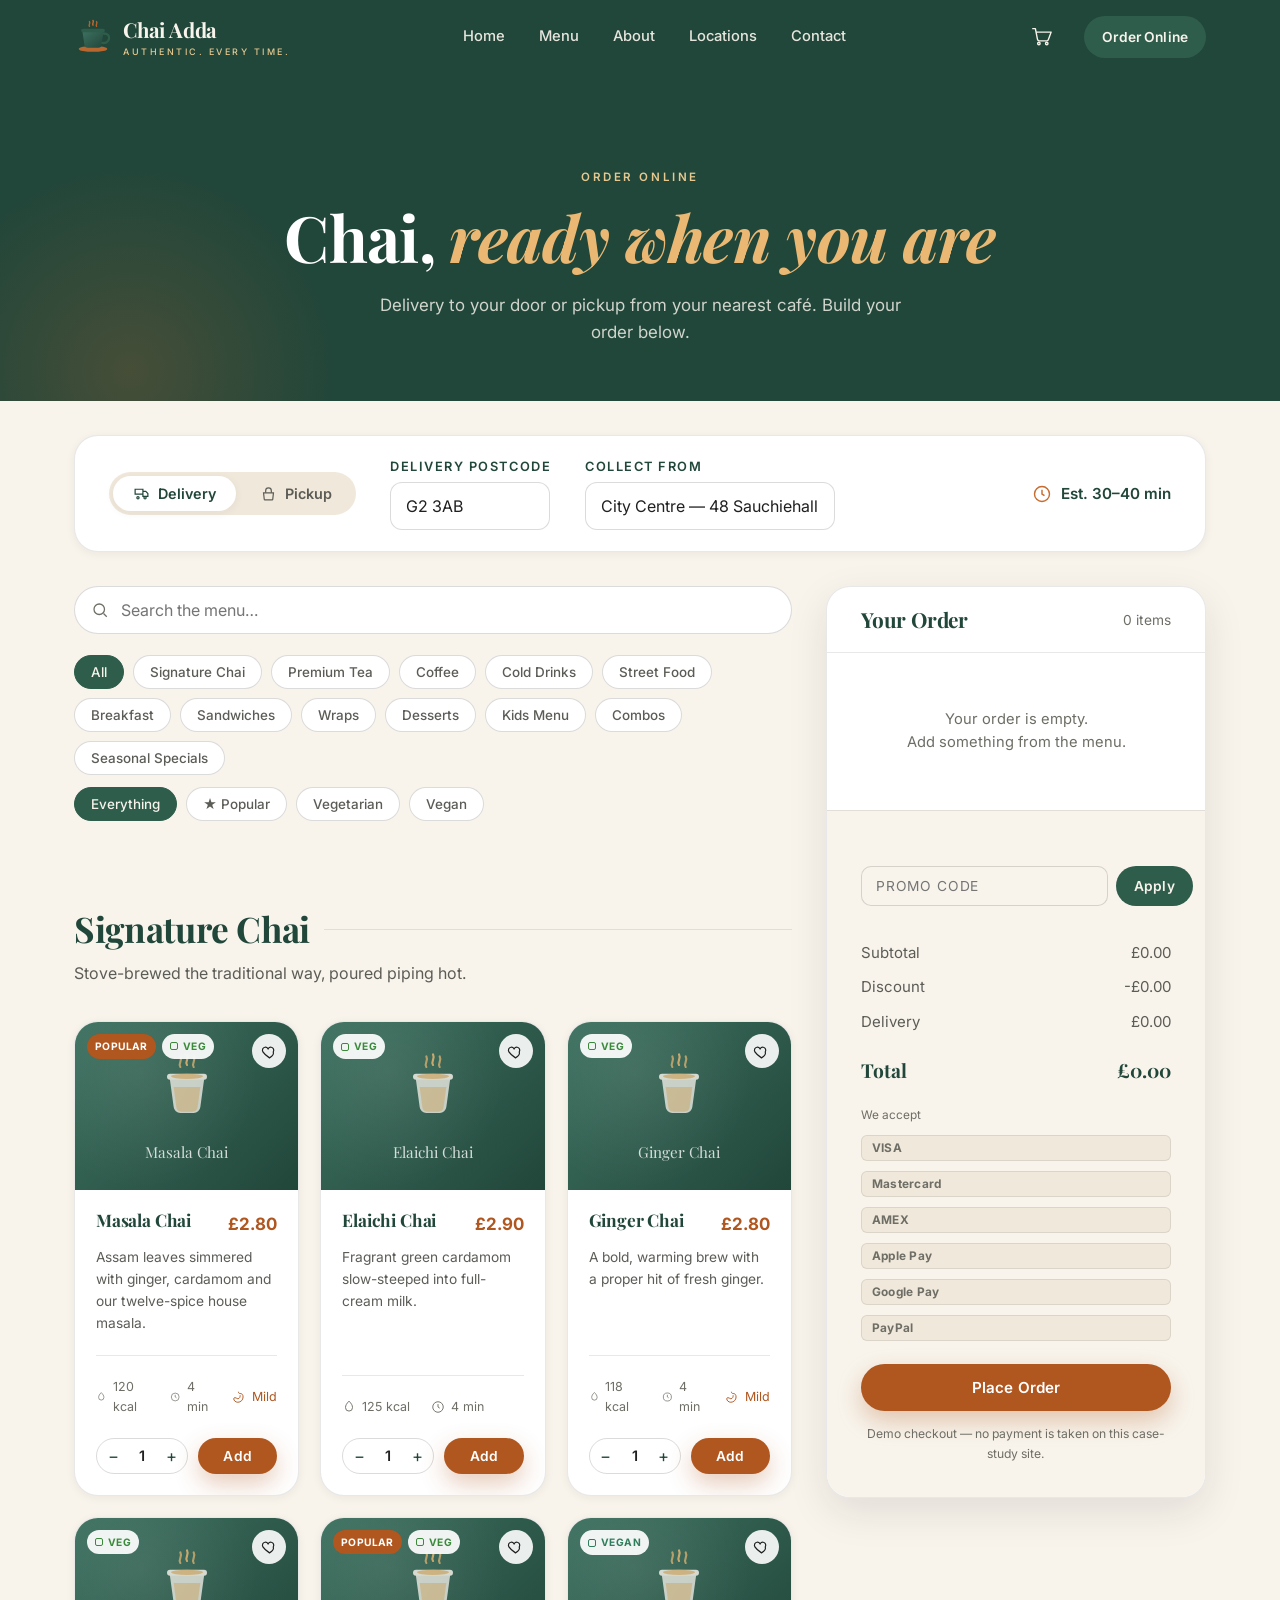
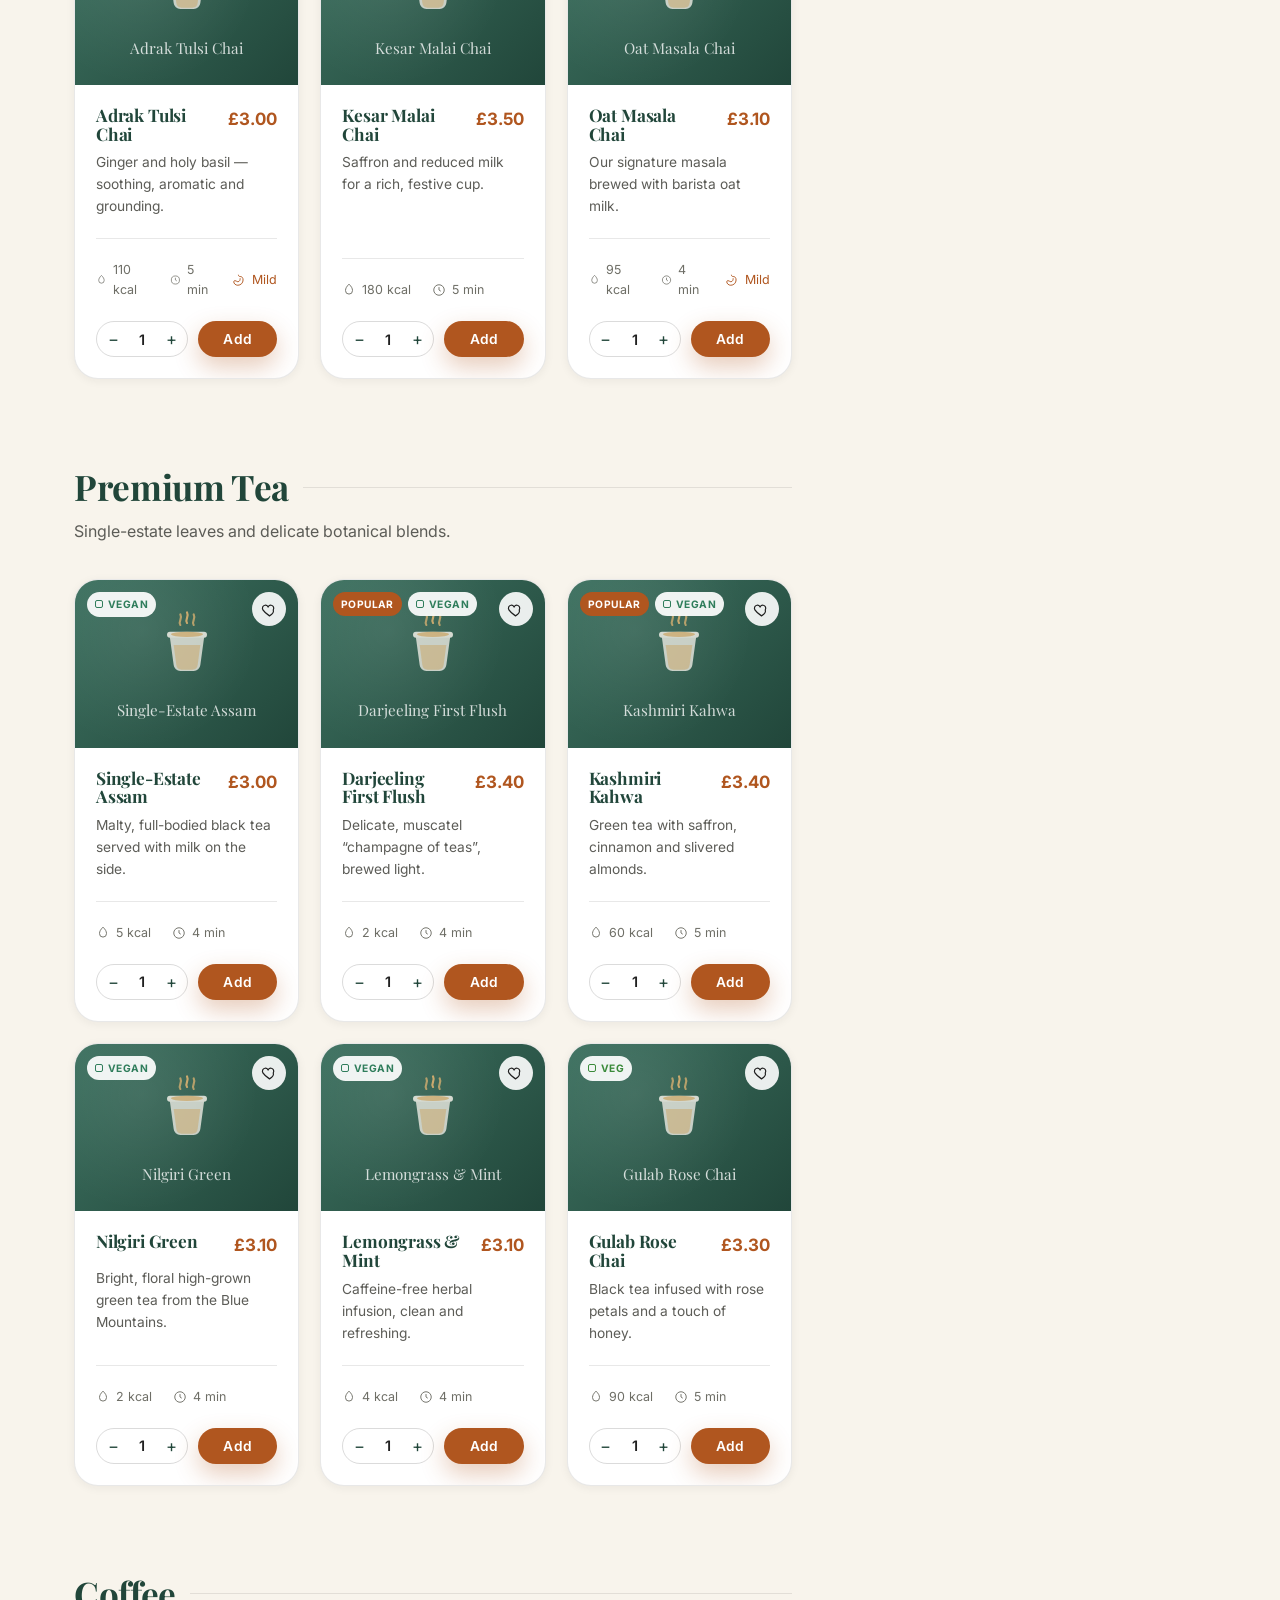
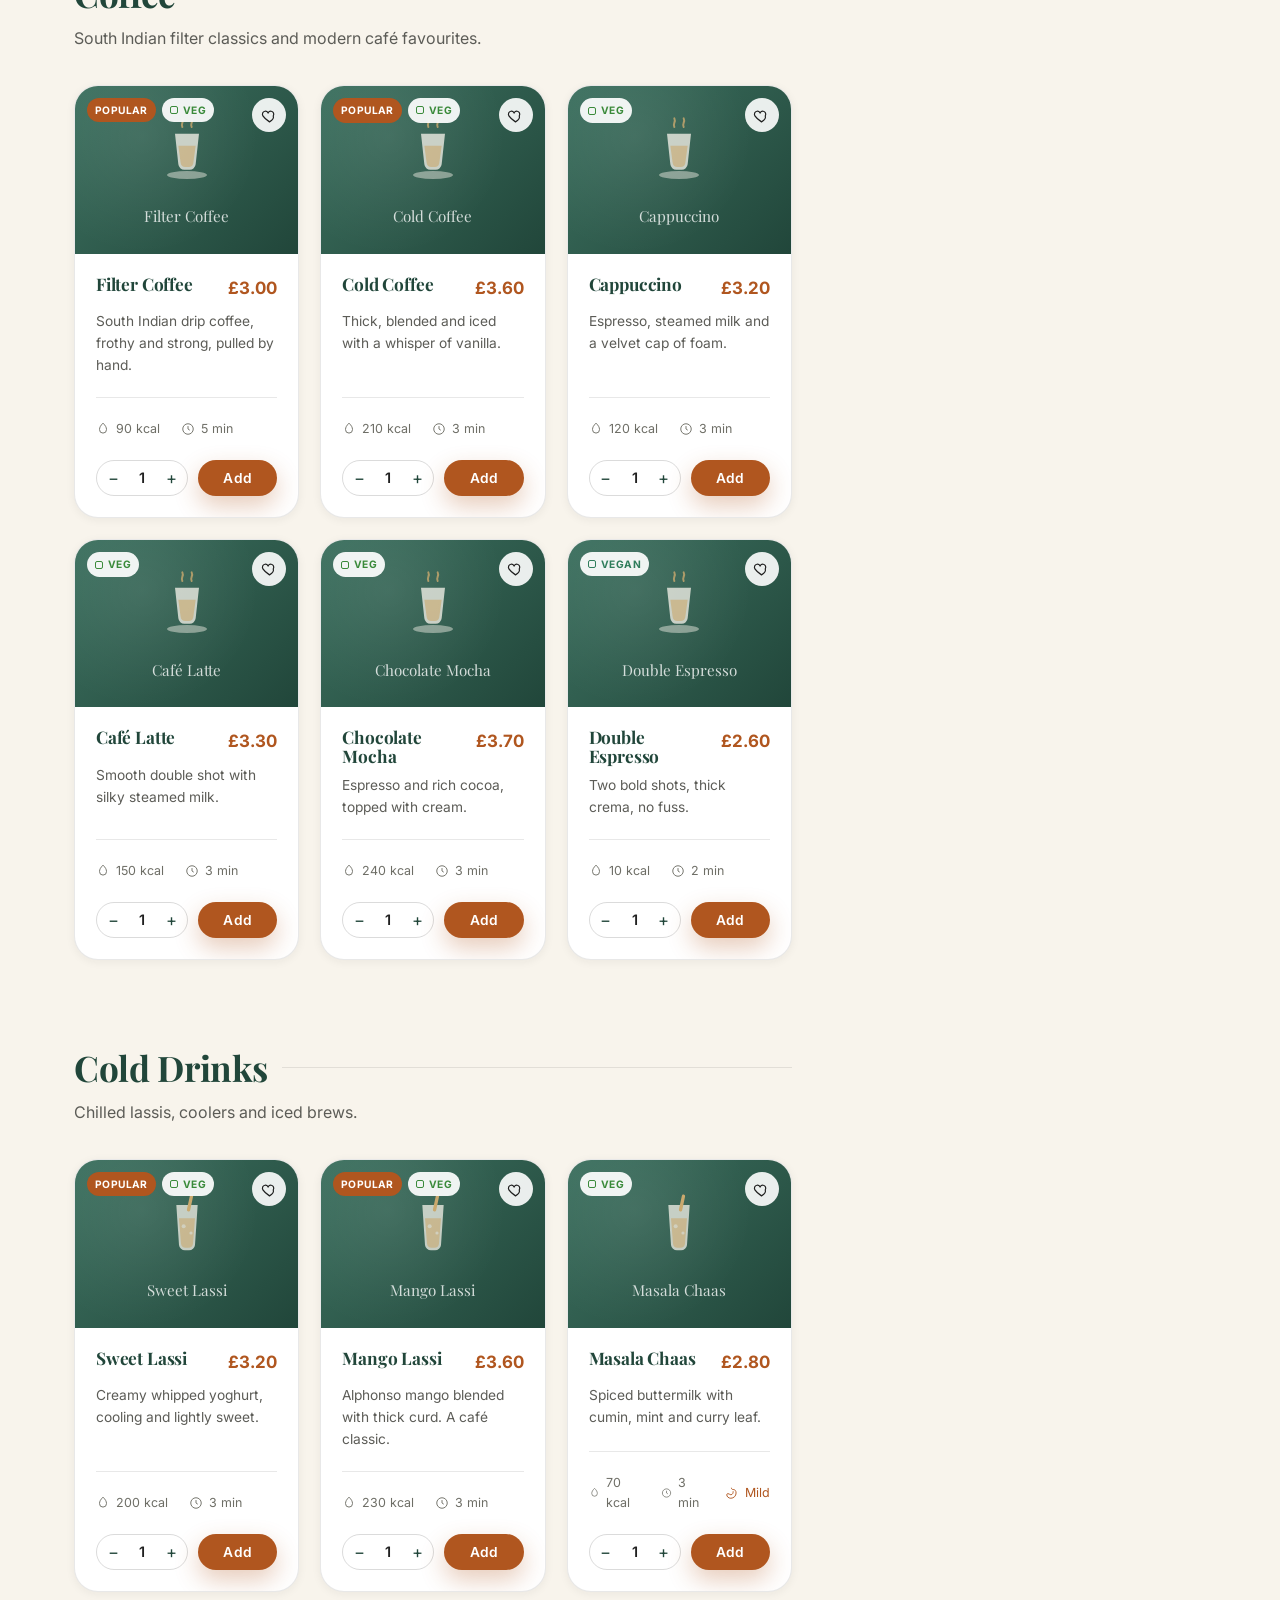
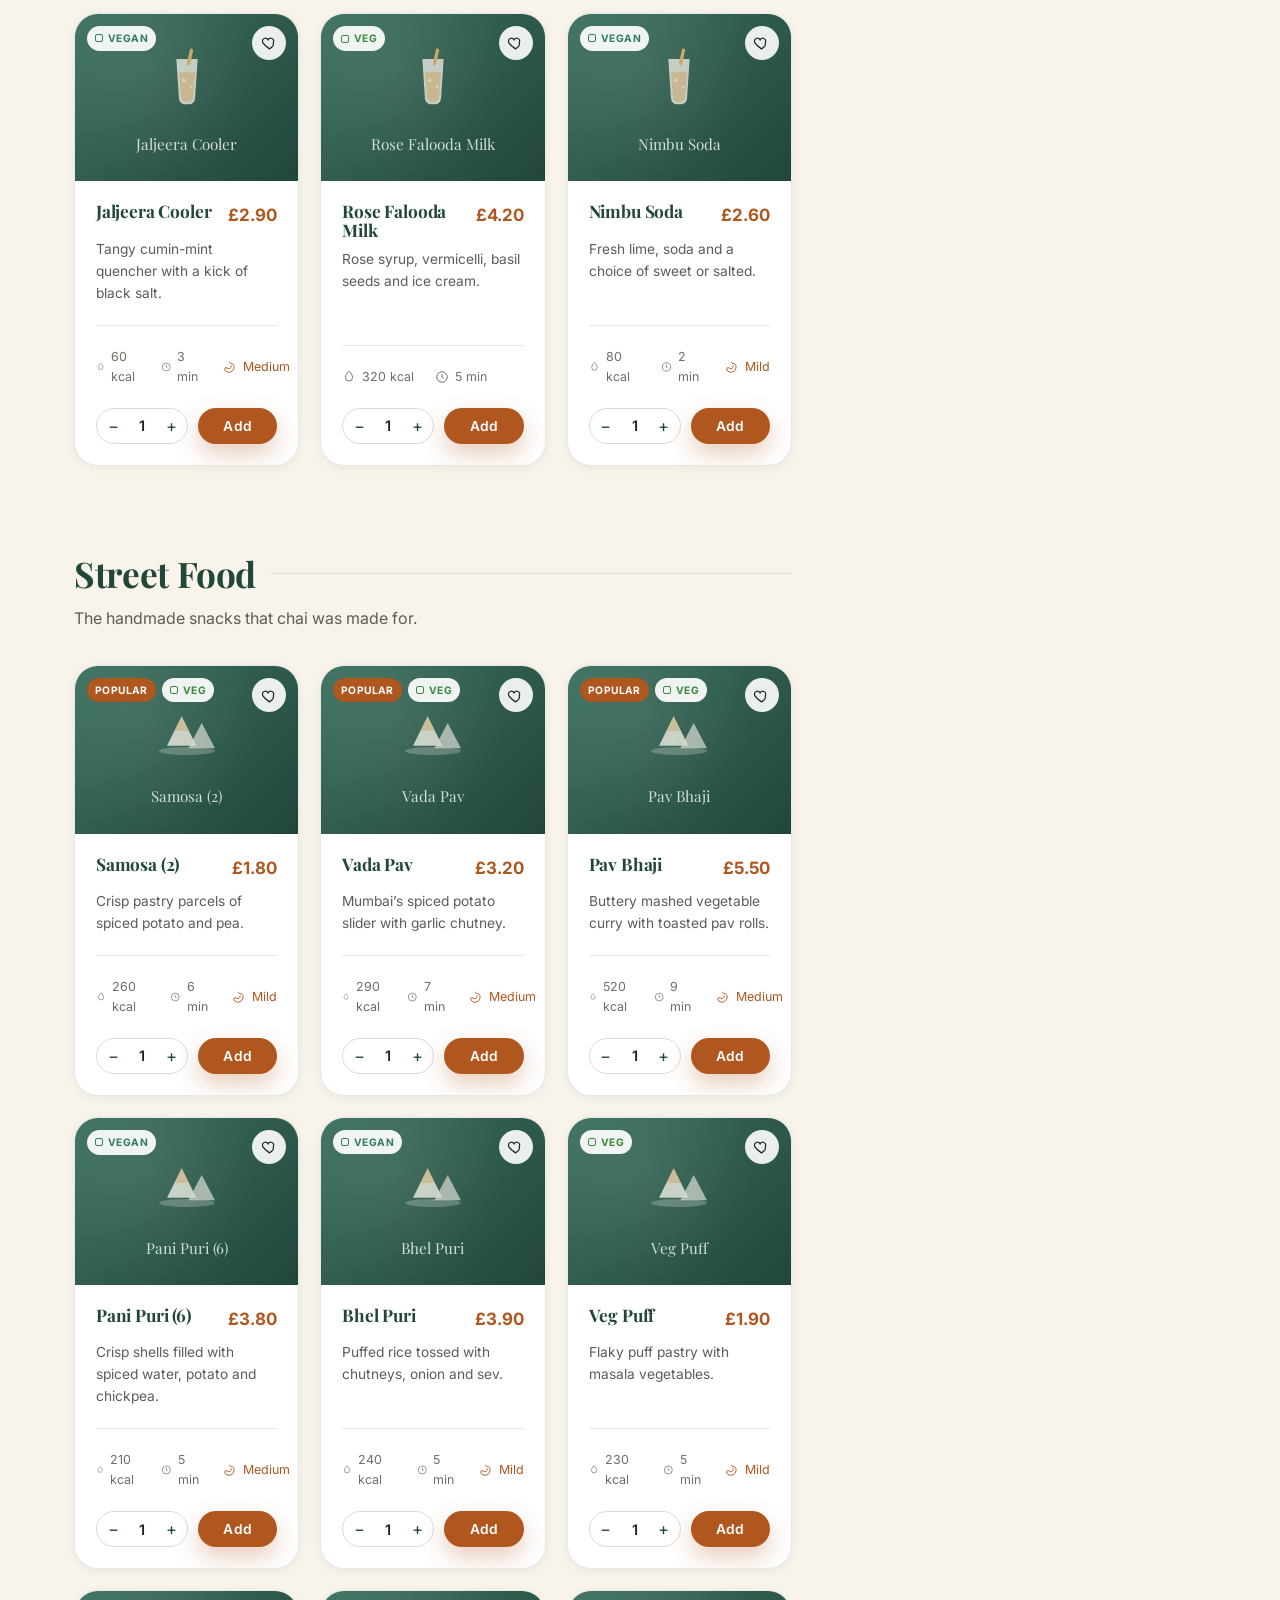
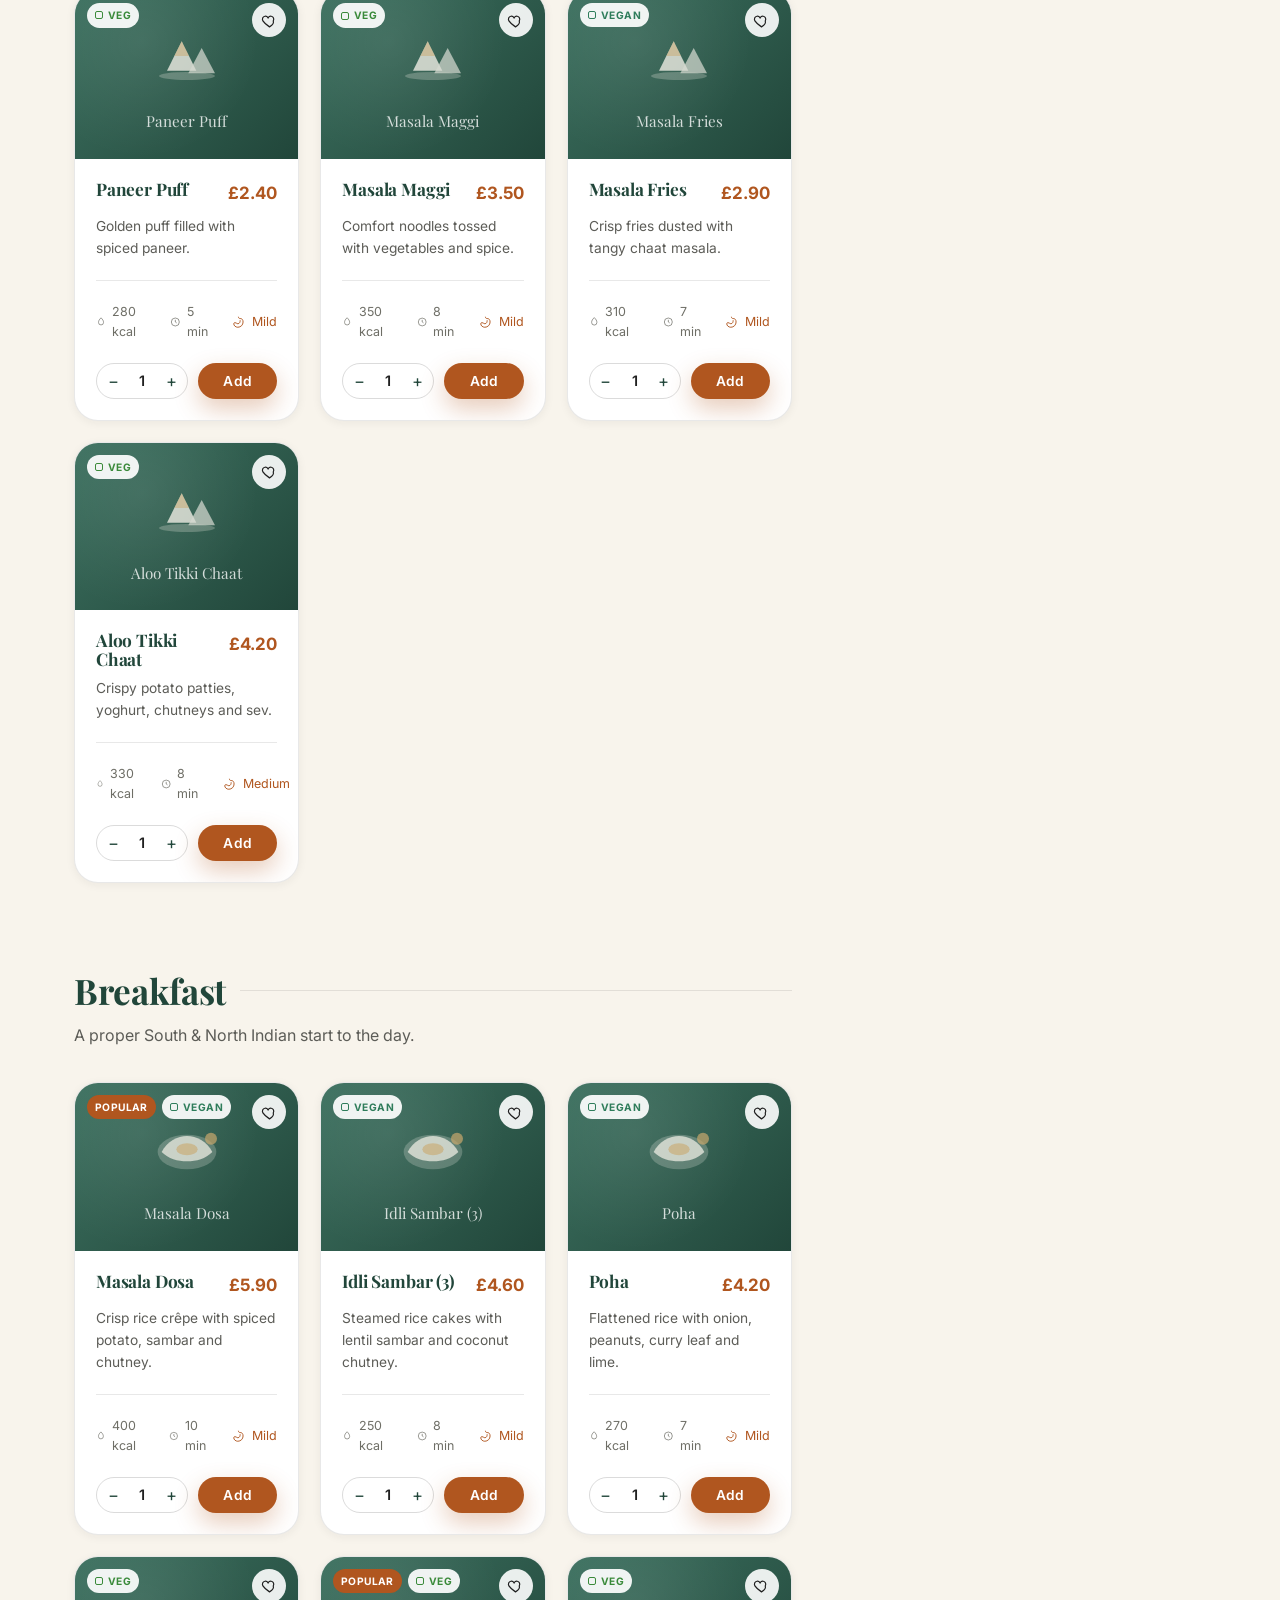
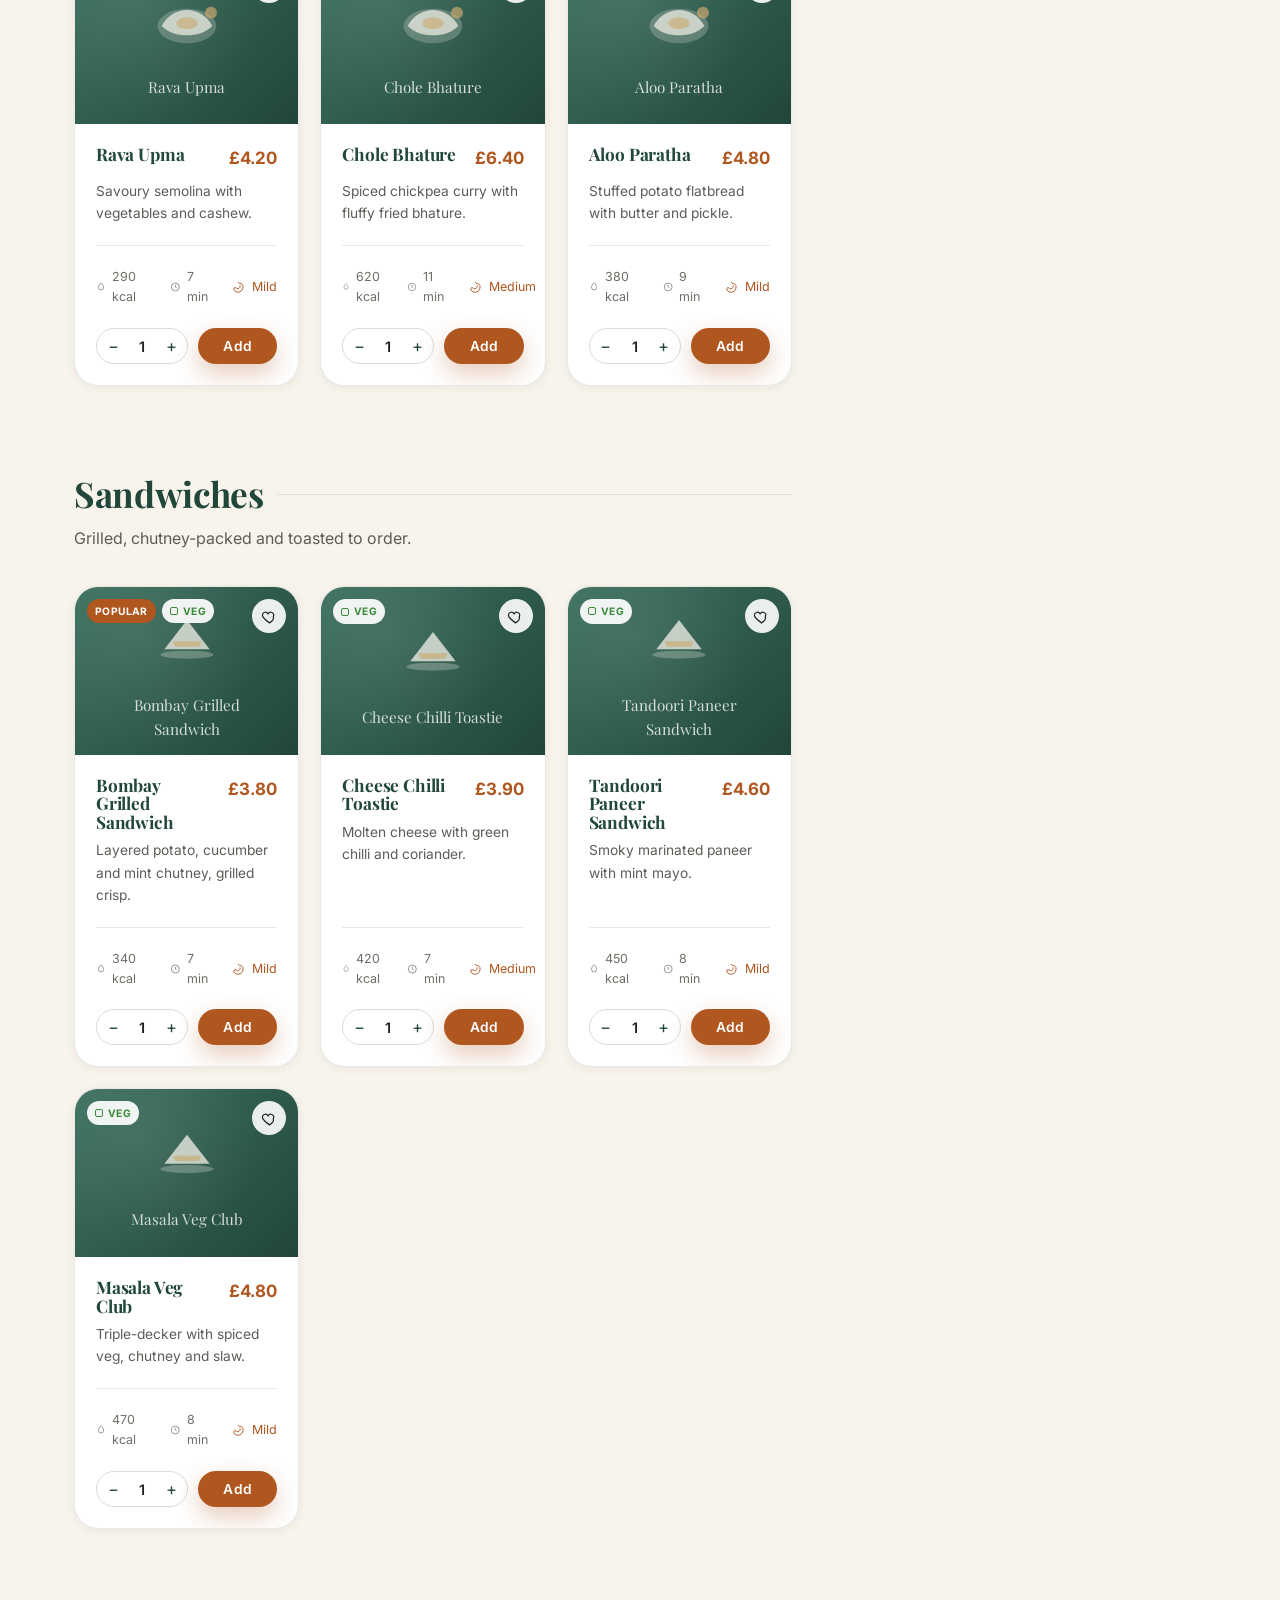
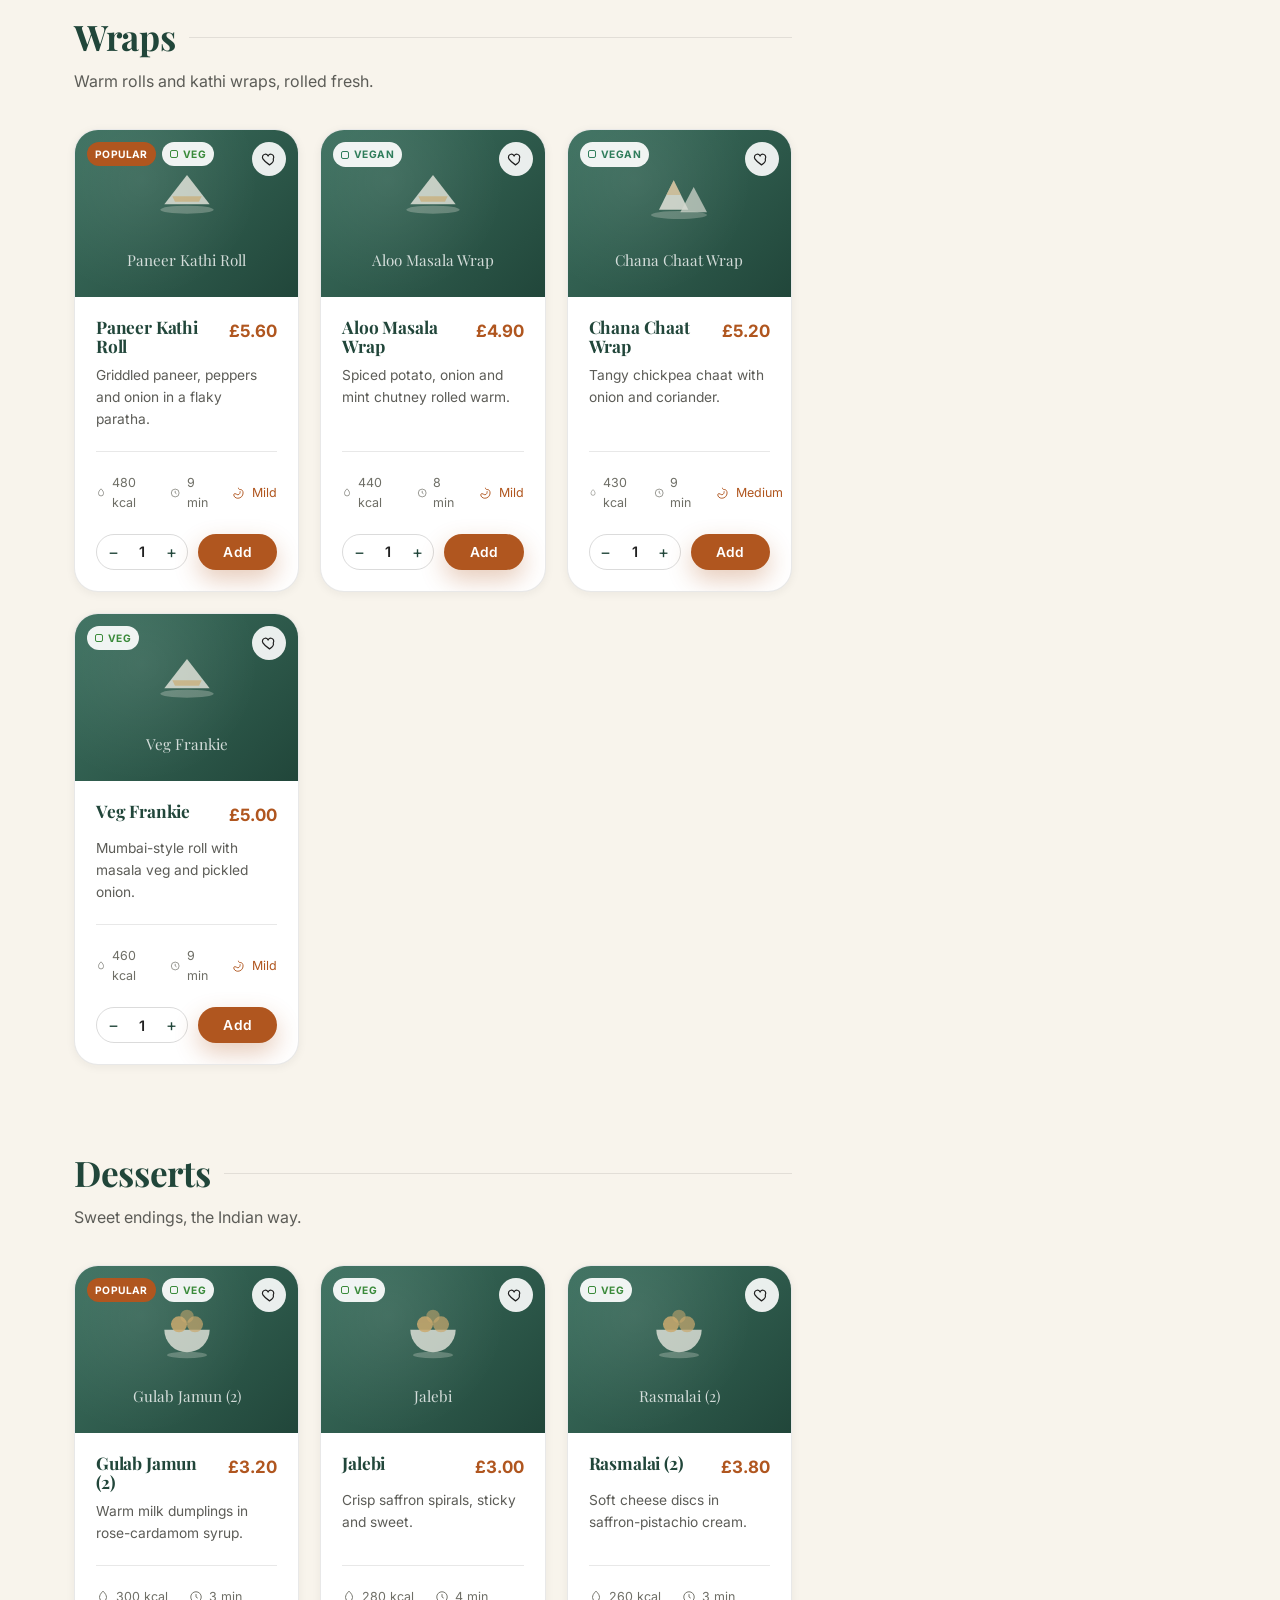
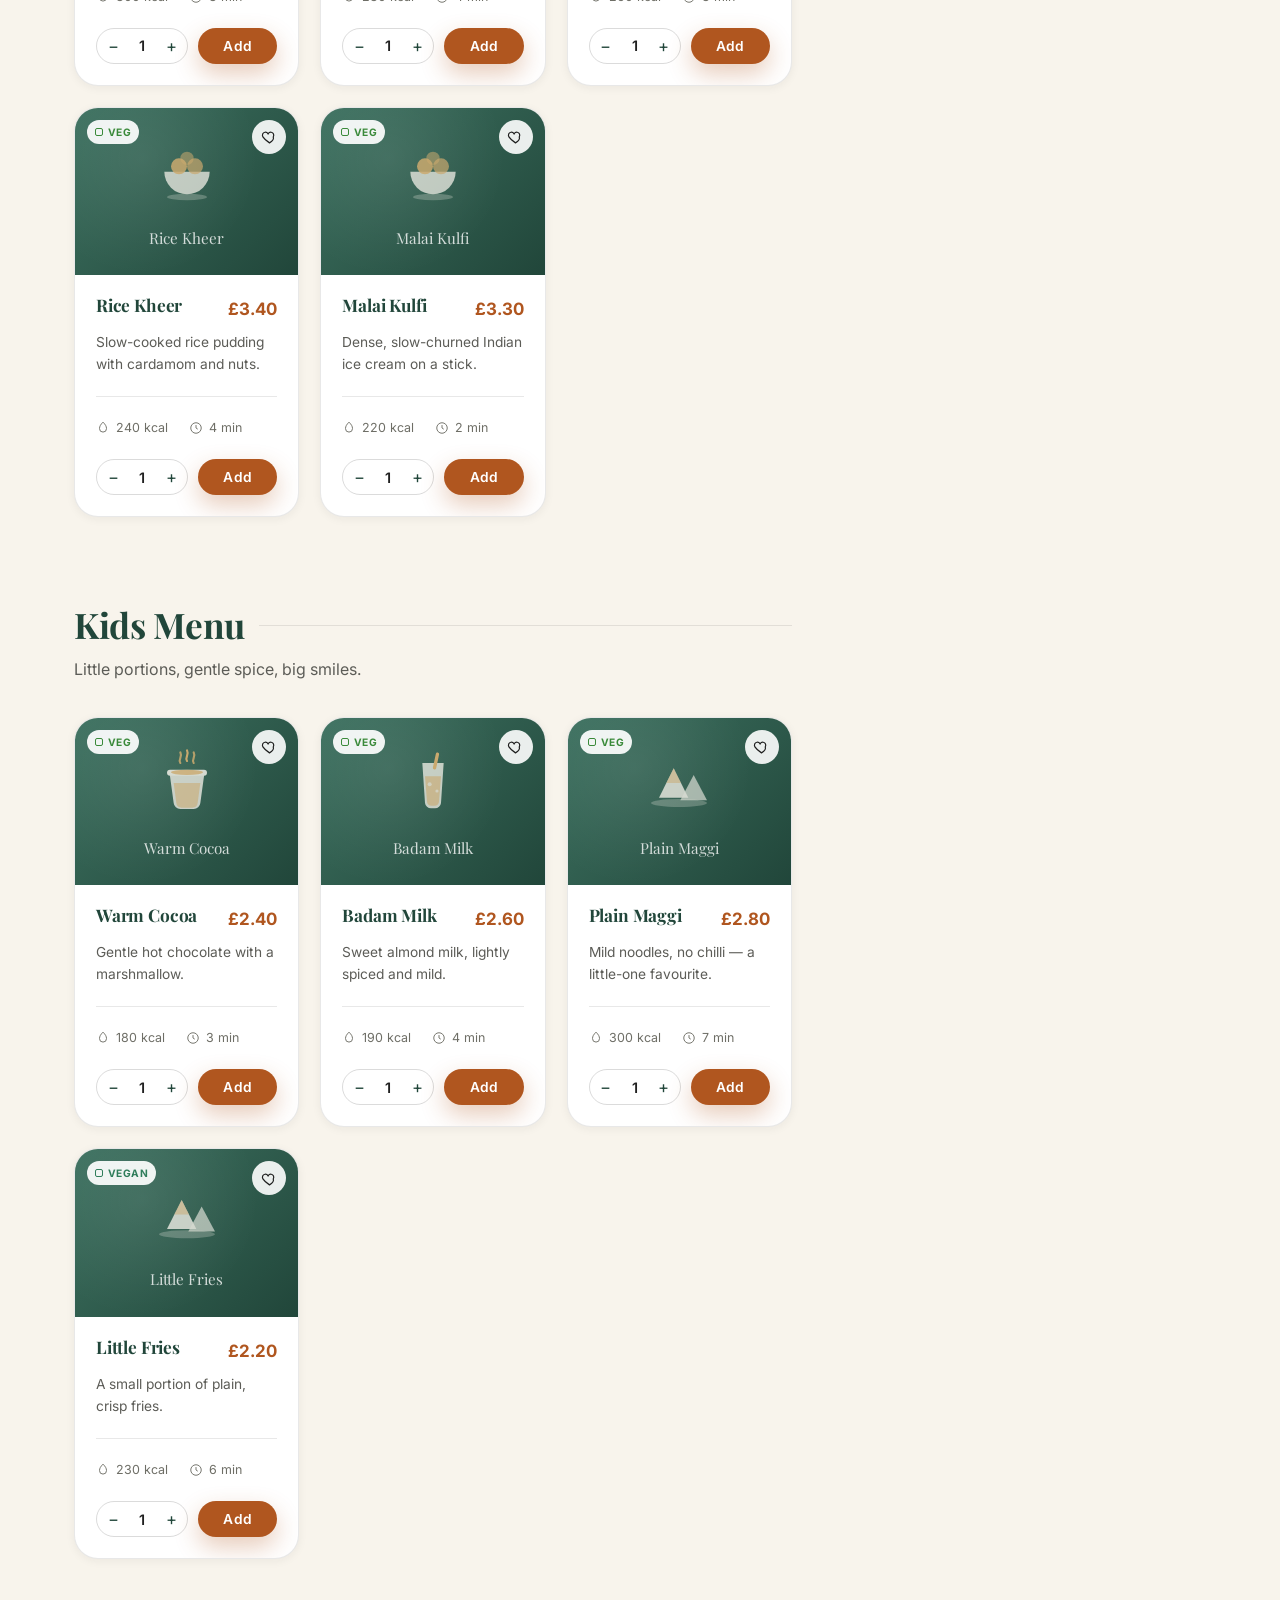
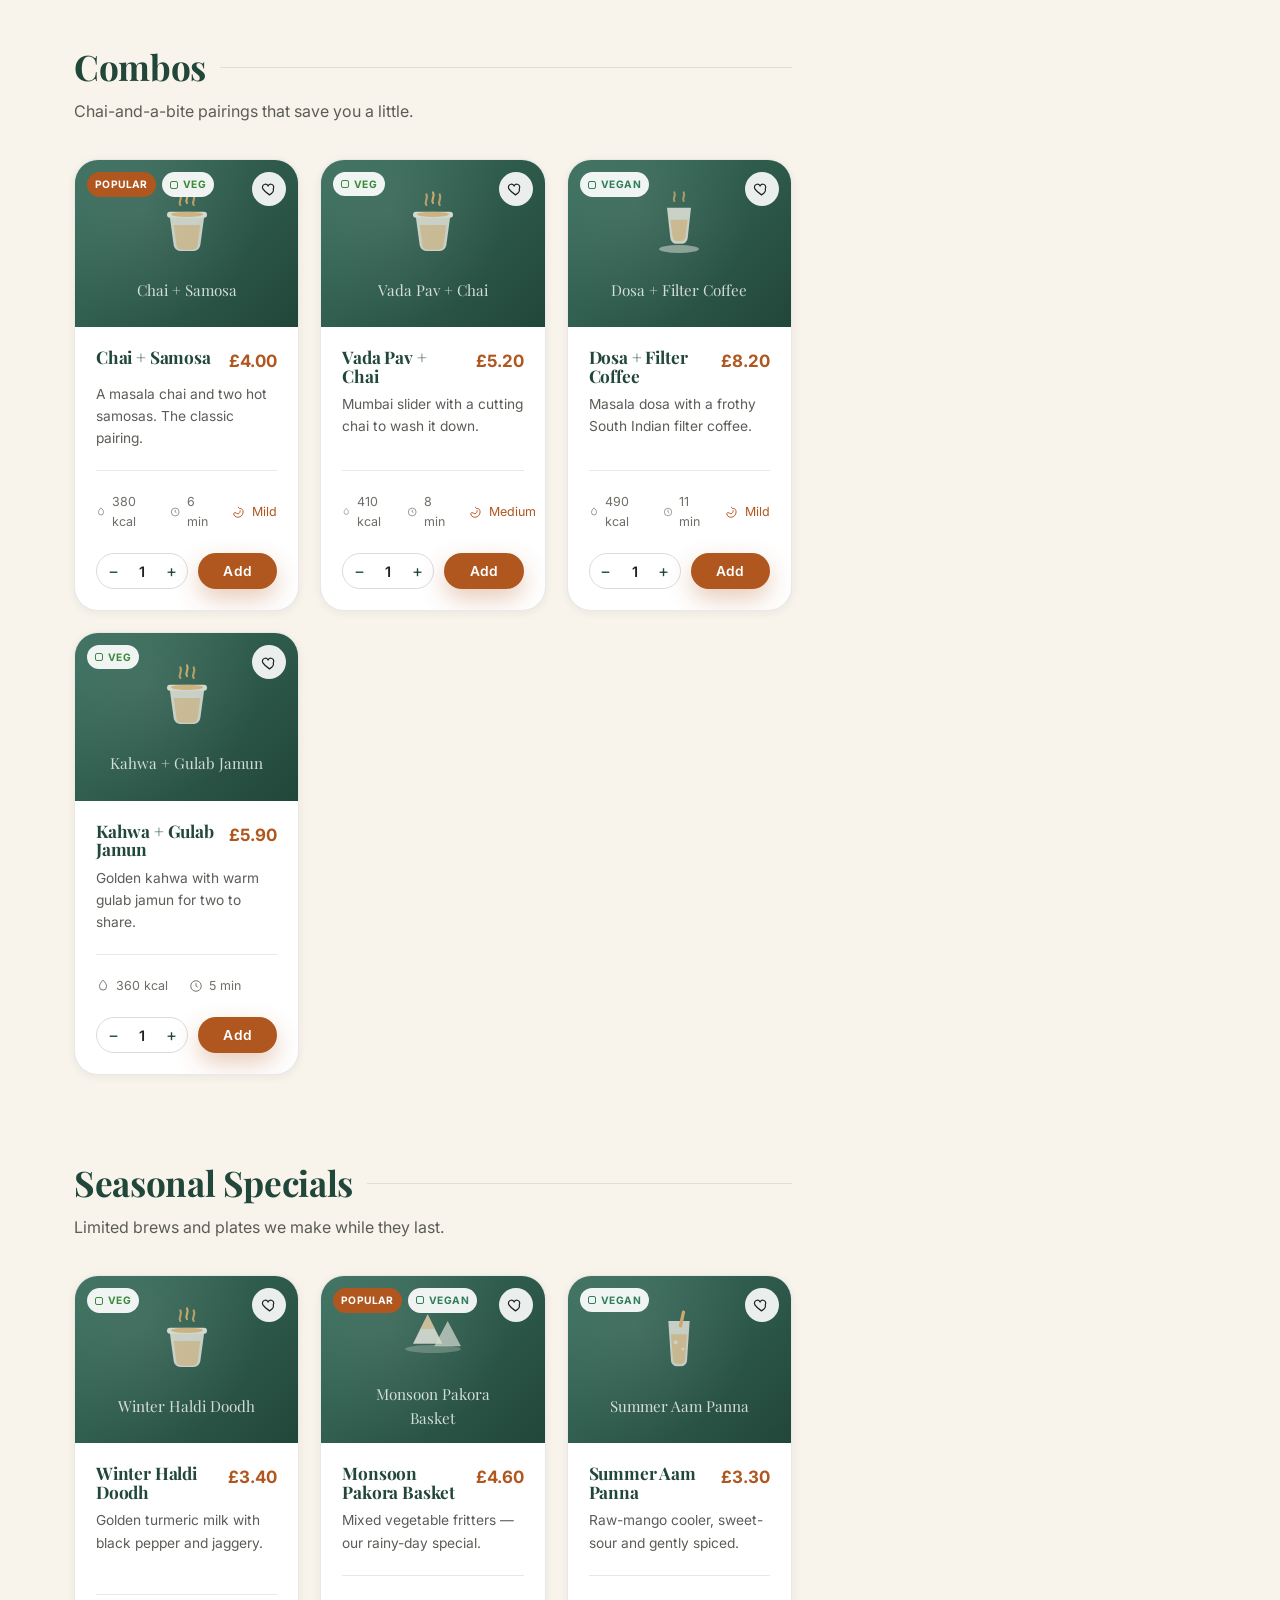
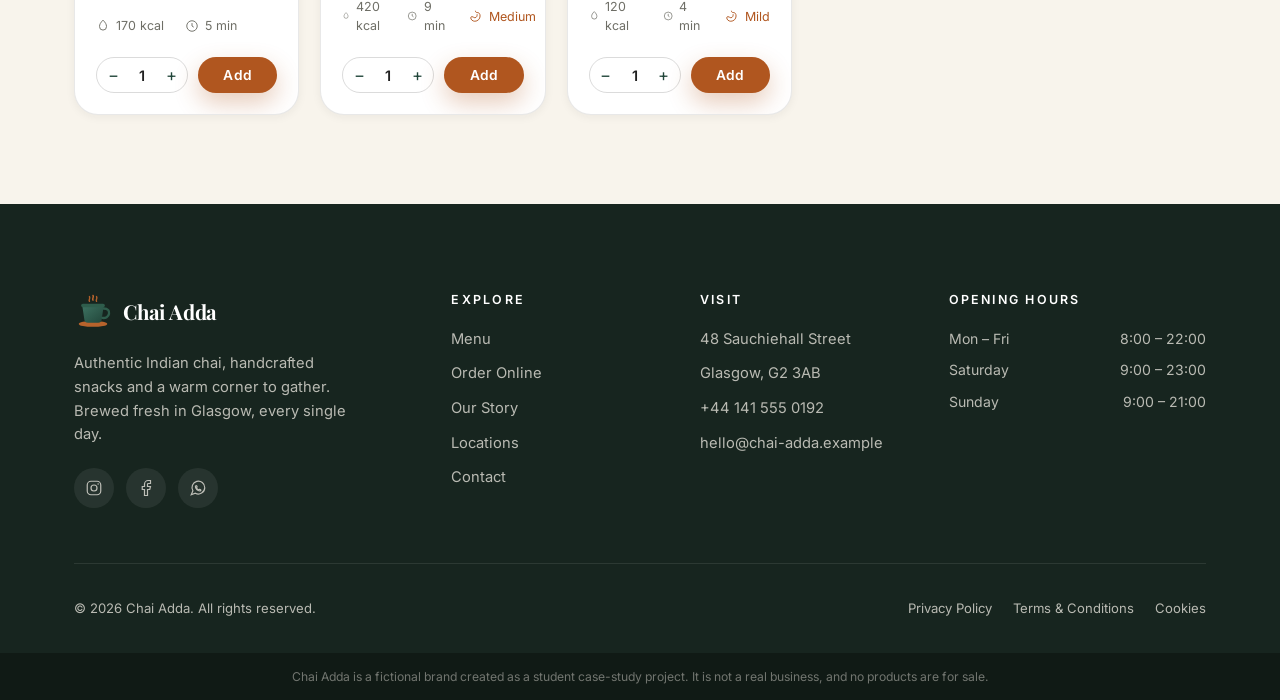
<file: order.html>
<!DOCTYPE html>
<html lang="en">
<head>
  <meta charset="UTF-8">
  <meta name="viewport" content="width=device-width, initial-scale=1.0">
  <title>Order Online — Chai Adda | Delivery &amp; Pickup in Glasgow</title>
  <meta name="description" content="Order Chai Adda online for delivery or pickup. Signature chai, street food and more — with coupons, live order summary and fast collection.">
  <link rel="icon" type="image/svg+xml" href="assets/logo.svg">
  <link rel="canonical" href="https://berivishnu9-max.github.io/chai-adda/order.html">
  <meta property="og:title" content="Order Online — Chai Adda">
  <meta property="og:description" content="Delivery or pickup — chai and street food, ready when you are.">
  <link rel="preconnect" href="https://fonts.googleapis.com">
  <link rel="preconnect" href="https://fonts.gstatic.com" crossorigin>
  <link href="https://fonts.googleapis.com/css2?family=Playfair+Display:ital,wght@0,500;0,600;0,700;0,800;1,500;1,600&family=Inter:wght@300;400;500;600;700&display=swap" rel="stylesheet">
  <link rel="stylesheet" href="css/styles.css">

  <script type="application/ld+json">
  {"@context":"https://schema.org","@type":"WebPage","name":"Order Online — Chai Adda","description":"Order Chai Adda online for delivery or pickup in Glasgow.","potentialAction":{"@type":"OrderAction","deliveryMethod":["http://purl.org/goodrelations/v1#DeliveryModeOwnFleet","http://purl.org/goodrelations/v1#DeliveryModePickUp"]}}
  </script>
  <meta name="twitter:card" content="summary_large_image">
  <meta name="twitter:title" content="Order Online — Chai Adda">
  <meta name="twitter:description" content="Delivery or pickup — chai and street food, ready when you are.">
  <meta name="twitter:image" content="images/hero.jpg">
  <meta property="og:site_name" content="Chai Adda">
  <meta property="og:image" content="images/hero.jpg">
</head>
<body class="hero-dark">
  <a class="skip-link" href="#main">Skip to content</a>

  <!-- NAV -->
  <header class="nav" id="nav">
    <div class="wrap">
      <a class="brand" href="index.html" aria-label="Chai Adda home">
        <img src="assets/logo.svg" alt="" width="38" height="38">
        <span class="brand-name">Chai Adda<small>Authentic. Every Time.</small></span>
      </a>
      <nav class="nav-links" aria-label="Primary">
        <a href="index.html">Home</a>
        <a href="menu.html">Menu</a>
        <a href="about.html">About</a>
        <a href="locations.html">Locations</a>
        <a href="contact.html">Contact</a>
      </nav>
      <div class="nav-actions">
        <button class="cart-btn" aria-label="Jump to your order">
          <svg viewBox="0 0 24 24" fill="none" stroke-width="1.6" stroke-linecap="round" stroke-linejoin="round"><circle cx="9" cy="20" r="1.4"/><circle cx="18" cy="20" r="1.4"/><path d="M2 3h3l2.4 12.4a2 2 0 0 0 2 1.6h8.5a2 2 0 0 0 2-1.6L23 7H6"/></svg>
          <span class="cart-count" aria-live="polite">0</span>
        </button>
        <a href="order.html" class="btn btn-dark btn-sm">Order Online</a>
        <button class="nav-toggle" aria-label="Menu" aria-expanded="false"><span></span><span></span><span></span></button>
      </div>
    </div>
  </header>
  <div class="mobile-menu" id="mobileMenu">
    <a href="index.html">Home</a>
    <a href="menu.html">Menu</a>
    <a href="about.html">About</a>
    <a href="locations.html">Locations</a>
    <a href="contact.html">Contact</a>
    <a href="order.html" class="btn btn-primary btn-block">Order Online</a>
  </div>

  <!-- PAGE HERO -->
  <section class="page-hero" style="padding-bottom:var(--s5)">
    <div class="wrap">
      <span class="eyebrow">Order Online</span>
      <h1>Chai, <span class="serif-accent" style="color:#eab873">ready when you are</span></h1>
      <p>Delivery to your door or pickup from your nearest café. Build your order below.</p>
    </div>
  </section>

  <main id="main" tabindex="-1" class="section-tight" style="padding-top:var(--s4)">
    <div class="wrap">

      <!-- order type bar -->
      <div class="order-bar" data-reveal>
        <div class="seg" role="tablist" aria-label="Order type">
          <button type="button" class="active" data-ordertype="delivery" role="tab" aria-selected="true">
            <svg viewBox="0 0 24 24"><path d="M3 13h11V6H3zM14 9h4l3 3v4h-7z"/><circle cx="7" cy="18" r="1.6"/><circle cx="17" cy="18" r="1.6"/></svg>Delivery
          </button>
          <button type="button" data-ordertype="pickup" role="tab" aria-selected="false">
            <svg viewBox="0 0 24 24"><path d="M5 11h14l-1 9a1 1 0 0 1-1 1H7a1 1 0 0 1-1-1z"/><path d="M8 11V8a4 4 0 0 1 8 0v3"/></svg>Pickup
          </button>
        </div>
        <div class="field" id="deliveryField">
          <label for="postcode">Delivery postcode</label>
          <input id="postcode" type="text" placeholder="e.g. G2 3AB" autocomplete="postal-code" value="G2 3AB">
        </div>
        <div class="field" id="pickupField" hidden>
          <label for="branch">Collect from</label>
          <input id="branch" type="text" value="City Centre — 48 Sauchiehall St" readonly style="width:250px">
        </div>
        <div class="eta">
          <svg viewBox="0 0 24 24"><circle cx="12" cy="12" r="9"/><path d="M12 7v5l3 2"/></svg>
          <span id="etaText">Est. 30–40 min</span>
        </div>
      </div>

      <!-- two-column order layout -->
      <div class="order-layout" style="margin-top:var(--s4)">

        <!-- LEFT: menu -->
        <div>
          <div class="menu-search" style="max-width:none;margin-bottom:var(--s3)">
            <svg viewBox="0 0 24 24" stroke-width="1.7"><circle cx="11" cy="11" r="7"/><path d="m21 21-4.3-4.3"/></svg>
            <input id="menuSearch" type="search" placeholder="Search the menu…" aria-label="Search the menu" autocomplete="off">
          </div>
          <div class="filters" id="catFilters" style="justify-content:flex-start" aria-label="Filter by category"></div>
          <div class="filters" style="margin-top:12px;justify-content:flex-start" aria-label="Dietary filters">
            <button class="chip active" data-filter-diet="all">Everything</button>
            <button class="chip" data-filter-diet="popular">★ Popular</button>
            <button class="chip" data-filter-diet="veg">Vegetarian</button>
            <button class="chip" data-filter-diet="vegan">Vegan</button>
          </div>
          <div id="menuRoot" style="margin-top:var(--s3)"></div>
        </div>

        <!-- RIGHT: summary -->
        <aside class="order-summary" id="orderSummary" aria-label="Order summary">
          <div class="order-summary-head">
            <h3>Your Order</h3>
            <span id="summaryCount" style="color:var(--faint);font-size:.86rem">0 items</span>
          </div>
          <div class="order-summary-body" id="summaryBody">
            <div class="mini-empty">Your order is empty.<br>Add something from the menu.</div>
          </div>
          <div class="order-summary-foot">
            <div class="coupon-row">
              <input id="couponInput" type="text" placeholder="Promo code" aria-label="Promo code">
              <button class="btn btn-dark btn-sm" id="couponApply" type="button">Apply</button>
            </div>
            <p class="coupon-msg" id="couponMsg" aria-live="polite"></p>
            <div class="cart-row"><span>Subtotal</span><span id="sumSubtotal">£0.00</span></div>
            <div class="cart-row" id="discountRow" hidden><span id="discountLabel">Discount</span><span id="sumDiscount">-£0.00</span></div>
            <div class="cart-row"><span id="feeLabel">Delivery</span><span id="sumFee">£0.00</span></div>
            <div class="cart-row total"><span>Total</span><span id="sumTotal">£0.00</span></div>
            <p class="pay-icons">
              <span>We accept</span>
              <span class="pay-chip">VISA</span><span class="pay-chip">Mastercard</span><span class="pay-chip">AMEX</span>
              <span class="pay-chip">Apple&nbsp;Pay</span><span class="pay-chip">Google&nbsp;Pay</span><span class="pay-chip">PayPal</span>
            </p>
            <button class="btn btn-primary btn-block" id="placeOrder" disabled style="margin-top:var(--s3)">Place Order</button>
            <p class="cart-note">Demo checkout — no payment is taken on this case-study site.</p>
          </div>
        </aside>

      </div>
    </div>
  </main>

  <!-- FOOTER -->
  <div id="footer-slot"></div>

  <script src="js/photos.js"></script>
  <script src="js/main.js"></script>
  <script src="js/menu.js"></script>
  <script src="js/order.js"></script>
  <script src="js/site.js"></script>
</body>
</html>
</file>
<file: css/styles.css>
/* =========================================================================
   CHAI ADDA — Design System
   Premium Indian tea café. Apple-grade minimalism, warm heritage.
   Fictional brand built as a student case study.
   ========================================================================= */

/* ----------------------------- Tokens ---------------------------------- */
:root {
  /* Brand palette */
  --green: #2F5D4C;
  --green-deep: #21463a;
  --green-soft: #3d7160;
  --orange: #C96A2E;
  --orange-deep: #b0561f;
  --cream: #F8F4EC;
  --cream-deep: #f0e9db;
  --ink: #202020;
  --grey: #F2F2F2;

  /* Semantic */
  --bg: var(--cream);
  --fg: var(--ink);
  --muted: #5c5c57;   /* 6.13:1 on cream — AA body-secondary */
  --faint: #6e6e66;   /* 4.69:1 on cream, 5.14:1 on white — AA meta text */
  --line: rgba(32, 32, 32, .10);
  --line-strong: rgba(32, 32, 32, .16);
  --card: #ffffff;
  --veg: #3a8a3a;
  --vegan: #2f7d5b;
  --star: #E8B23A;

  /* Interactive / CTA
     --orange (#C96A2E) is the BRAND orange: display type, large text, decoration.
     At 3.76:1 with white it fails AA for normal text, so any surface carrying
     white UI text uses --cta (5.00:1) or --cta-hover (6.41:1) instead. */
  --cta: #B0561F;
  --cta-hover: #984819;

  /* Spacing scale — Fibonacci (8·13·21·34·55·89·144)
     Consecutive ratios converge on φ (1.618), so nested padding/gaps stay
     proportional at every level instead of doubling too fast. 21px is the
     default content rhythm. */
  --s1: 8px;   --s2: 13px; --s3: 21px; --s4: 34px;
  --s5: 55px;  --s6: 89px; --s7: 144px;
  --s-half: 5px;  /* Fibonacci step below 8, for hairline gaps */

  /* Radii + shadow */
  --r-sm: 10px;
  --r-md: 16px;
  --r-lg: 24px;
  --r-xl: 34px;
  --shadow-sm: 0 2px 10px rgba(32,32,32,.06);
  --shadow-md: 0 14px 40px rgba(32,32,32,.10);
  --shadow-lg: 0 30px 70px rgba(32,32,32,.16);

  /* Type */
  --font-display: 'Playfair Display', Georgia, 'Times New Roman', serif;
  --font-body: 'Inter', -apple-system, BlinkMacSystemFont, 'Segoe UI', sans-serif;

  --nav-h: 74px;
  --maxw: 1200px;
  --ease: cubic-bezier(.22, .61, .36, 1);
}

/* ----------------------------- Reset ----------------------------------- */
*, *::before, *::after { box-sizing: border-box; }
* { margin: 0; }
html { scroll-behavior: smooth; -webkit-text-size-adjust: 100%; }
@media (prefers-reduced-motion: reduce) {
  html { scroll-behavior: auto; }
  *, *::before, *::after { animation-duration: .001ms !important; transition-duration: .001ms !important; }
}
body {
  font-family: var(--font-body);
  background: var(--bg);
  color: var(--fg);
  line-height: 1.6;
  font-size: 16px;
  -webkit-font-smoothing: antialiased;
  text-rendering: optimizeLegibility;
  overflow-x: clip;
}
img { max-width: 100%; display: block; }
a { color: inherit; text-decoration: none; }
button { font-family: inherit; cursor: pointer; border: none; background: none; color: inherit; }
input, select, textarea { font-family: inherit; font-size: 1rem; }
ul { list-style: none; padding: 0; }
:focus-visible { outline: 2px solid var(--orange); outline-offset: 3px; border-radius: 4px; }
[tabindex="-1"]:focus { outline: none; }

/* Skip link — visible only on keyboard focus */
.skip-link {
  position: absolute; top: -100px; left: var(--s3); z-index: 500;
  background: var(--green-deep); color: var(--cream);
  padding: 13px 21px; border-radius: 0 0 var(--r-md) var(--r-md);
  font-weight: 600; font-size: .92rem;
  transition: top .25s var(--ease);
}
.skip-link:focus { top: 0; }

/* ----------------------------- Type ------------------------------------ */
h1, h2, h3, h4 { font-family: var(--font-display); font-weight: 700; line-height: 1.08; letter-spacing: -0.01em; color: var(--green-deep); }
.serif-accent { font-style: italic; color: var(--orange); }

.eyebrow {
  font-family: var(--font-body);
  font-size: .72rem;
  font-weight: 600;
  letter-spacing: .22em;
  text-transform: uppercase;
  color: var(--cta);
  display: inline-block;
}

/* ----------------------------- Layout ---------------------------------- */
.wrap { width: 100%; max-width: var(--maxw); margin: 0 auto; padding: 0 var(--s4); }
.section { padding: var(--s7) 0; }
.section-tight { padding: var(--s6) 0; }
.section-head { max-width: 640px; margin: 0 auto var(--s5); text-align: center; }
.section-head.left { margin-left: 0; text-align: left; }
.section-head h2 { font-size: clamp(2rem, 4.2vw, 3.1rem); margin-top: var(--s2); }
.section-head p { color: var(--muted); font-size: 1.06rem; margin-top: var(--s3); }

.btn {
  display: inline-flex; align-items: center; justify-content: center; gap: 10px;
  font-family: var(--font-body); font-weight: 600; font-size: .95rem;
  padding: 14px 26px; border-radius: 100px;
  transition: transform .3s var(--ease), background .3s var(--ease), box-shadow .3s var(--ease), color .3s var(--ease);
  letter-spacing: .01em; white-space: nowrap;
}
.btn:hover { transform: translateY(-2px); }
.btn:active { transform: translateY(0); }
.btn-primary { background: var(--cta); color: #fff; box-shadow: 0 10px 24px rgba(176,86,31,.30); }
.btn-primary:hover { background: var(--cta-hover); box-shadow: 0 16px 30px rgba(176,86,31,.36); }
.btn-dark { background: var(--green); color: var(--cream); }
.btn-dark:hover { background: var(--green-deep); }
.btn-ghost { background: transparent; color: var(--green-deep); box-shadow: inset 0 0 0 1.5px var(--line-strong); }
.btn-ghost:hover { box-shadow: inset 0 0 0 1.5px var(--green); background: rgba(47,93,76,.05); }
.btn-block { width: 100%; }
.btn-sm { padding: 10px 18px; font-size: .86rem; }

/* ------------------------- Navigation ---------------------------------- */
.nav {
  position: fixed; top: 0; left: 0; right: 0; height: var(--nav-h); z-index: 100;
  display: flex; align-items: center;
  background: rgba(248,244,236,0);
  transition: background .4s var(--ease), box-shadow .4s var(--ease), backdrop-filter .4s var(--ease);
}
.nav.scrolled {
  background: rgba(248,244,236,.82);
  backdrop-filter: saturate(160%) blur(16px);
  -webkit-backdrop-filter: saturate(160%) blur(16px);
  box-shadow: 0 1px 0 var(--line);
}
.nav .wrap { display: flex; align-items: center; justify-content: space-between; gap: var(--s3); }
.brand { display: flex; align-items: center; gap: 11px; }
.brand img, .brand svg { height: 38px; width: auto; }
.brand-name { font-family: var(--font-display); font-weight: 700; font-size: 1.28rem; color: var(--green-deep); letter-spacing: -.01em; }
.brand-name small { display: block; font-family: var(--font-body); font-weight: 500; font-size: .56rem; letter-spacing: .28em; text-transform: uppercase; color: var(--orange); margin-top: -2px; }

.nav-links { display: flex; align-items: center; gap: var(--s4); }
.nav-links a { font-size: .92rem; font-weight: 500; color: var(--ink); position: relative; padding: 6px 0; opacity: .85; transition: opacity .25s; }
.nav-links a::after { content: ""; position: absolute; left: 0; bottom: 0; height: 1.5px; width: 0; background: var(--orange); transition: width .3s var(--ease); }
.nav-links a:hover, .nav-links a.active { opacity: 1; }
.nav-links a:hover::after, .nav-links a.active::after { width: 100%; }

/* Before scroll the nav is transparent over a dark hero, so its text must invert.
   cream on --green-deep = 9.56:1 (AAA). Once .scrolled adds the cream backdrop,
   the default dark colours take over again. */
body.hero-dark .nav:not(.scrolled):not(.mobile-open) .brand-name { color: var(--cream); }
body.hero-dark .nav:not(.scrolled):not(.mobile-open) .brand-name small { color: #e7c98f; }
body.hero-dark .nav:not(.scrolled):not(.mobile-open) .nav-links a { color: var(--cream); opacity: .92; }
body.hero-dark .nav:not(.scrolled):not(.mobile-open) .nav-links a::after { background: #e7c98f; }
body.hero-dark .nav:not(.scrolled):not(.mobile-open) .cart-btn svg { stroke: var(--cream); }
body.hero-dark .nav:not(.scrolled):not(.mobile-open) .cart-btn:hover { background: rgba(255,255,255,.14); }
body.hero-dark .nav:not(.scrolled):not(.mobile-open) .nav-toggle span { background: var(--cream); }
body.hero-dark .nav:not(.scrolled):not(.mobile-open) .cart-count { border-color: transparent; }

.nav-actions { display: flex; align-items: center; gap: var(--s3); }
.cart-btn { position: relative; display: flex; align-items: center; justify-content: center; width: 44px; height: 44px; border-radius: 50%; transition: background .25s; }
.cart-btn:hover { background: rgba(47,93,76,.08); }
.cart-btn svg { width: 21px; height: 21px; stroke: var(--green-deep); }
.cart-count {
  position: absolute; top: 2px; right: 0; min-width: 18px; height: 18px; padding: 0 4px;
  background: var(--cta); color: #fff; font-size: .66rem; font-weight: 700; font-family: var(--font-body);
  border-radius: 100px; display: flex; align-items: center; justify-content: center;
  transform: scale(0); transition: transform .3s var(--ease); border: 2px solid var(--cream);
}
.cart-count.show { transform: scale(1); }

.nav-toggle { display: none; flex-direction: column; gap: 5px; width: 44px; height: 44px; align-items: center; justify-content: center; }
.nav-toggle span { width: 22px; height: 2px; background: var(--green-deep); border-radius: 2px; transition: transform .3s var(--ease), opacity .3s; }
.nav-toggle.open span:nth-child(1) { transform: translateY(7px) rotate(45deg); }
.nav-toggle.open span:nth-child(2) { opacity: 0; }
.nav-toggle.open span:nth-child(3) { transform: translateY(-7px) rotate(-45deg); }

/* --------------------------- Hero -------------------------------------- */
.hero {
  position: relative; min-height: 100vh; display: flex; align-items: center;
  padding-top: var(--nav-h); overflow: hidden;
}
.hero-bg { position: absolute; inset: 0; z-index: 0; }
.hero-bg img { width: 100%; height: 100%; object-fit: cover; }
.hero-bg::after {
  content: ""; position: absolute; inset: 0;
  background: linear-gradient(100deg, rgba(20,30,26,.82) 0%, rgba(20,30,26,.55) 45%, rgba(20,30,26,.20) 100%);
}
.hero-fallback { background: radial-gradient(120% 120% at 15% 20%, #3d6b58 0%, #21463a 55%, #17332a 100%); }
.hero .wrap { position: relative; z-index: 2; }
.hero-inner { max-width: 720px; color: var(--cream); }
.hero .eyebrow { color: #e7c98f; }
.hero h1 { color: #fff; font-size: clamp(2.6rem, 6.4vw, 5rem); margin: var(--s3) 0; line-height: 1.02; }
.hero h1 .serif-accent { color: #eab873; }
.hero-sub { font-size: clamp(1.05rem, 1.8vw, 1.28rem); color: rgba(255,255,255,.88); max-width: 560px; line-height: 1.55; }
.hero-cta { display: flex; flex-wrap: wrap; gap: var(--s2); margin-top: var(--s5); }
.hero-scroll { position: absolute; bottom: 30px; left: 50%; transform: translateX(-50%); z-index: 2; color: rgba(255,255,255,.7); font-size: .7rem; letter-spacing: .2em; text-transform: uppercase; display: flex; flex-direction: column; align-items: center; gap: 8px; }
.hero-scroll::after { content: ""; width: 1px; height: 40px; background: linear-gradient(rgba(255,255,255,.75), transparent); transform-origin: top; animation: scrollpulse 2s var(--ease) 4; }
@keyframes scrollpulse { 0%,100%{ opacity:.35; transform:scaleY(.6);} 50%{opacity:1; transform:scaleY(1);} }

/* ---------------------- Trust / marquee strip -------------------------- */
.trust { background: var(--green-deep); color: var(--cream); }
.trust .wrap { display: flex; flex-wrap: wrap; align-items: center; justify-content: space-between; gap: var(--s4); padding-top: var(--s4); padding-bottom: var(--s4); }
.trust-item { display: flex; align-items: center; gap: 10px; font-size: .9rem; color: rgba(248,244,236,.86); }
.trust-item strong { color: #fff; font-weight: 600; }
.trust-item svg { width: 18px; height: 18px; stroke: #e7c98f; flex: none; }

/* --------------------------- Why cards --------------------------------- */
.why-grid { display: grid; grid-template-columns: repeat(3, 1fr); gap: var(--s3); }
.why-card {
  background: var(--card); border-radius: var(--r-lg); padding: var(--s4);
  box-shadow: var(--shadow-sm); border: 1px solid var(--line);
  transition: transform .4s var(--ease), box-shadow .4s var(--ease);
}
.why-card:hover { transform: translateY(-6px); box-shadow: var(--shadow-md); }
.why-icon { width: 54px; height: 54px; border-radius: 14px; background: rgba(201,106,46,.12); display: flex; align-items: center; justify-content: center; margin-bottom: var(--s3); }
.why-icon svg { width: 26px; height: 26px; stroke: var(--orange); fill: none; stroke-width: 1.6; }
.why-card h3 { font-size: 1.24rem; margin-bottom: 8px; }
.why-card p { color: var(--muted); font-size: .95rem; }

/* --------------------------- Product cards ----------------------------- */
.prod-grid { display: grid; grid-template-columns: repeat(3, 1fr); gap: var(--s3); }
.prod-grid.four { grid-template-columns: repeat(4, 1fr); }
.card {
  background: var(--card); border-radius: var(--r-lg); overflow: hidden;
  box-shadow: var(--shadow-sm); border: 1px solid var(--line);
  display: flex; flex-direction: column;
  transition: transform .4s var(--ease), box-shadow .4s var(--ease);
}
.card:hover { transform: translateY(-6px); box-shadow: var(--shadow-md); }
.card-media { position: relative; aspect-ratio: 4 / 3; overflow: hidden; background: var(--cream-deep); }
.card-media img { width: 100%; height: 100%; object-fit: cover; transition: transform .7s var(--ease); }
.card:hover .card-media img { transform: scale(1.06); }
.card-badges { position: absolute; top: 12px; left: 12px; display: flex; gap: 6px; z-index: 2; }
.badge {
  font-size: .64rem; font-weight: 700; letter-spacing: .04em; text-transform: uppercase;
  padding: 4px 8px; border-radius: 100px; background: rgba(255,255,255,.92); color: var(--ink);
  display: inline-flex; align-items: center; gap: 5px; backdrop-filter: blur(4px);
}
.badge.veg { color: var(--veg); }
.badge.veg::before, .badge.vegan::before { content: ""; width: 8px; height: 8px; border-radius: 2px; border: 1.5px solid currentColor; display: inline-block; }
.badge.veg::after { content: ""; position: absolute; }
.badge.vegan { color: var(--vegan); }
.badge.pop { background: var(--cta); color: #fff; }
.badge.spice { color: var(--orange-deep); }

.wish {
  position: absolute; top: 12px; right: 12px; z-index: 2;
  width: 34px; height: 34px; border-radius: 50%; background: rgba(255,255,255,.9);
  display: flex; align-items: center; justify-content: center; transition: transform .25s, background .25s;
}
.wish:hover { transform: scale(1.1); }
.wish svg { width: 17px; height: 17px; stroke: var(--ink); fill: none; stroke-width: 1.7; transition: fill .25s, stroke .25s; }
.wish.active svg { fill: var(--orange); stroke: var(--orange); }

.card-body { padding: var(--s3); display: flex; flex-direction: column; flex: 1; }
.card-title-row { display: flex; align-items: flex-start; justify-content: space-between; gap: 12px; }
.card-body h3 { font-size: 1.16rem; color: var(--green-deep); }
.card-price { font-family: var(--font-body); font-weight: 700; font-size: 1.06rem; color: var(--orange-deep); white-space: nowrap; }
.card-desc { color: var(--muted); font-size: .9rem; margin-top: 8px; flex: 1; }
.card-meta { display: flex; gap: var(--s3); margin-top: var(--s3); padding-top: var(--s3); border-top: 1px solid var(--line); }
.card-meta span { display: flex; align-items: center; gap: 6px; font-size: .78rem; color: var(--faint); }
.card-meta svg { width: 14px; height: 14px; stroke: var(--faint); fill: none; stroke-width: 1.6; }
.card-foot { margin-top: var(--s3); display: flex; align-items: center; gap: 10px; }

/* qty stepper */
.stepper { display: inline-flex; align-items: center; border: 1px solid var(--line-strong); border-radius: 100px; overflow: hidden; }
.stepper button { width: 32px; height: 34px; font-size: 1.05rem; color: var(--green-deep); display: flex; align-items: center; justify-content: center; transition: background .2s; }
.stepper button:hover { background: var(--grey); }
.stepper span { min-width: 26px; text-align: center; font-weight: 600; font-size: .9rem; }

.add-btn { flex: 1; }

/* --------------------------- Reviews ----------------------------------- */
.reviews { background: linear-gradient(180deg, var(--cream) 0%, var(--cream-deep) 100%); }
.review-grid { display: grid; grid-template-columns: repeat(3, 1fr); gap: var(--s3); }
.review-card { background: var(--card); border-radius: var(--r-lg); padding: var(--s4); box-shadow: var(--shadow-sm); border: 1px solid var(--line); display: flex; flex-direction: column; }
.review-top { display: flex; align-items: center; gap: 12px; margin-bottom: var(--s3); }
.avatar { width: 46px; height: 46px; border-radius: 50%; display: flex; align-items: center; justify-content: center; font-weight: 700; color: #fff; font-size: 1.02rem; flex: none; overflow: hidden; }
.avatar img { width: 100%; height: 100%; object-fit: cover; }
.review-who { line-height: 1.3; }
.review-who strong { display: block; font-size: .96rem; color: var(--ink); }
.review-who span { font-size: .78rem; color: var(--faint); display: flex; align-items: center; gap: 5px; }
.gmark { width: 14px; height: 14px; }
.stars { display: flex; gap: 2px; margin-bottom: 10px; }
.stars svg { width: 16px; height: 16px; fill: var(--star); }
.review-text { color: var(--muted); font-size: .94rem; }

/* --------------------------- Gallery ----------------------------------- */
.gallery-grid { display: grid; grid-template-columns: repeat(4, 1fr); gap: 12px; }
.gallery-item { position: relative; aspect-ratio: 1; border-radius: var(--r-md); overflow: hidden; background: var(--cream-deep); }
.gallery-item img { width: 100%; height: 100%; object-fit: cover; transition: transform .6s var(--ease); }
.gallery-item:hover img { transform: scale(1.09); }
.gallery-item::after {
  content: ""; position: absolute; inset: 0; background: linear-gradient(0deg, rgba(47,93,76,.55), transparent 60%);
  opacity: 0; transition: opacity .4s var(--ease);
}
.gallery-item:hover::after { opacity: 1; }
.gallery-item .ig { position: absolute; bottom: 12px; left: 12px; z-index: 2; color: #fff; opacity: 0; transform: translateY(6px); transition: .4s var(--ease); display: flex; align-items: center; gap: 6px; font-size: .82rem; font-weight: 600; }
.gallery-item:hover .ig { opacity: 1; transform: translateY(0); }
.gallery-item .ig svg { width: 18px; height: 18px; }

/* --------------------------- Newsletter -------------------------------- */
.newsletter { background: var(--green-deep); color: var(--cream); text-align: center; position: relative; overflow: hidden; }
.newsletter::before { content: ""; position: absolute; width: 500px; height: 500px; border-radius: 50%; background: radial-gradient(circle, rgba(201,106,46,.25), transparent 70%); top: -200px; right: -100px; }
.newsletter .wrap { position: relative; z-index: 2; max-width: 620px; }
.newsletter h2 { color: #fff; font-size: clamp(2rem, 4vw, 2.9rem); }
.newsletter p { color: rgba(248,244,236,.82); margin: var(--s3) 0 var(--s4); }
.nl-form { display: flex; gap: 10px; max-width: 480px; margin: 0 auto; }
.nl-form input { flex: 1; padding: 15px 20px; border-radius: 100px; border: 1px solid rgba(255,255,255,.2); background: rgba(255,255,255,.08); color: #fff; }
.nl-form input::placeholder { color: rgba(255,255,255,.5); }
.nl-form input:focus { outline: none; border-color: var(--orange); background: rgba(255,255,255,.12); }
.nl-note { font-size: .8rem; color: rgba(248,244,236,.6); margin-top: var(--s3); min-height: 1.2em; }

/* --------------------------- Footer ------------------------------------ */
.footer { background: #17251f; color: rgba(248,244,236,.72); padding-top: var(--s6); }
.footer a { transition: color .25s; }
.footer a:hover { color: #e7c98f; }
.footer-top { display: grid; grid-template-columns: 1.6fr 1fr 1fr 1.2fr; gap: var(--s4); padding-bottom: var(--s5); }
.footer .brand-name { color: #fff; }
.footer-about p { margin-top: var(--s3); font-size: .92rem; max-width: 280px; }
.footer-col h4 { color: #fff; font-family: var(--font-body); font-size: .78rem; letter-spacing: .18em; text-transform: uppercase; margin-bottom: var(--s3); font-weight: 600; }
.footer-col ul { display: flex; flex-direction: column; gap: 11px; }
.footer-col li, .footer-col a { font-size: .92rem; }
.footer-hours div { display: flex; justify-content: space-between; gap: 16px; font-size: .88rem; margin-bottom: 9px; }
.footer-social { display: flex; gap: 12px; margin-top: var(--s3); }
.footer-social a { width: 40px; height: 40px; border-radius: 50%; background: rgba(255,255,255,.07); display: flex; align-items: center; justify-content: center; transition: background .25s, transform .25s; }
.footer-social a:hover { background: var(--orange); transform: translateY(-2px); }
.footer-social svg { width: 18px; height: 18px; stroke: currentColor; fill: none; }
.footer-bottom { border-top: 1px solid rgba(255,255,255,.09); padding: var(--s4) 0; display: flex; flex-wrap: wrap; align-items: center; justify-content: space-between; gap: var(--s2); font-size: .82rem; }
.footer-bottom .legal-links { display: flex; gap: var(--s3); }
.disclaimer { background: #101a15; text-align: center; padding: 14px var(--s4); font-size: .76rem; color: rgba(248,244,236,.42); }

/* --------------------------- Cart drawer ------------------------------- */
.overlay { position: fixed; inset: 0; background: rgba(20,30,26,.5); backdrop-filter: blur(3px); opacity: 0; visibility: hidden; transition: opacity .35s var(--ease), visibility .35s; z-index: 200; }
.overlay.open { opacity: 1; visibility: visible; }
.drawer {
  position: fixed; top: 0; right: 0; height: 100%; width: 420px; max-width: 90vw; z-index: 210;
  background: var(--cream); box-shadow: var(--shadow-lg); transform: translateX(100%);
  transition: transform .4s var(--ease); display: flex; flex-direction: column;
}
.drawer.open { transform: translateX(0); }
.drawer-head { display: flex; align-items: center; justify-content: space-between; padding: var(--s4); border-bottom: 1px solid var(--line); }
.drawer-head h3 { font-size: 1.4rem; }
.drawer-close { width: 38px; height: 38px; border-radius: 50%; display: flex; align-items: center; justify-content: center; transition: background .2s; }
.drawer-close:hover { background: var(--cream-deep); }
.drawer-close svg { width: 20px; height: 20px; stroke: var(--ink); }
.drawer-body { flex: 1; overflow-y: auto; padding: var(--s3) var(--s4); }
.cart-empty { text-align: center; color: var(--faint); padding: var(--s6) var(--s3); }
.cart-empty svg { width: 54px; height: 54px; stroke: var(--line-strong); fill: none; margin-bottom: var(--s3); }
.cart-line { display: flex; gap: 14px; padding: var(--s3) 0; border-bottom: 1px solid var(--line); }
.cart-line-img { width: 66px; height: 66px; border-radius: 12px; object-fit: cover; background: var(--cream-deep); flex: none; }
.cart-line-info { flex: 1; min-width: 0; }
.cart-line-info h4 { font-family: var(--font-body); font-size: .96rem; font-weight: 600; color: var(--ink); }
.cart-line-info .price { color: var(--orange-deep); font-weight: 700; font-size: .92rem; margin-top: 2px; }
.cart-line-controls { display: flex; align-items: center; justify-content: space-between; margin-top: 8px; }
.cart-remove { font-size: .8rem; color: var(--faint); text-decoration: underline; transition: color .2s; }
.cart-remove:hover { color: var(--orange-deep); }
.drawer-foot { padding: var(--s4); border-top: 1px solid var(--line); background: var(--card); }
.cart-row { display: flex; justify-content: space-between; margin-bottom: 10px; font-size: .94rem; color: var(--muted); }
.cart-row.total { font-size: 1.2rem; font-weight: 700; color: var(--green-deep); font-family: var(--font-display); margin: var(--s3) 0; }
.cart-note { font-size: .76rem; color: var(--faint); text-align: center; margin-top: var(--s2); }

/* --------------------------- Toast ------------------------------------- */
.toast-wrap { position: fixed; bottom: 24px; left: 50%; transform: translateX(-50%); z-index: 300; display: flex; flex-direction: column; gap: 10px; align-items: center; pointer-events: none; }
.toast {
  background: var(--green-deep); color: var(--cream); padding: 13px 22px; border-radius: 100px;
  box-shadow: var(--shadow-md); font-size: .9rem; font-weight: 500; display: flex; align-items: center; gap: 10px;
  transform: translateY(20px); opacity: 0; transition: transform .35s var(--ease), opacity .35s var(--ease);
}
.toast.show { transform: translateY(0); opacity: 1; }
.toast svg { width: 18px; height: 18px; stroke: #8fd0a8; }

/* --------------------------- Floating order ---------------------------- */
.float-order {
  position: fixed; bottom: 24px; right: 24px; z-index: 90;
  background: var(--cta); color: #fff; padding: 14px 22px; border-radius: 100px;
  box-shadow: 0 14px 30px rgba(176,86,31,.42); font-weight: 600; font-size: .92rem;
  display: flex; align-items: center; gap: 9px;
  transform: translateY(120px); opacity: 0; transition: transform .4s var(--ease), opacity .4s, background .25s;
}
.float-order.show { transform: translateY(0); opacity: 1; }
.float-order:hover { background: var(--cta-hover); }
.float-order svg { width: 18px; height: 18px; }

/* --------------------------- Reveal ------------------------------------ */
[data-reveal] { opacity: 0; transform: translateY(28px); transition: opacity .8s var(--ease), transform .8s var(--ease); }
[data-reveal].in { opacity: 1; transform: none; }
[data-reveal-delay="1"] { transition-delay: .08s; }
[data-reveal-delay="2"] { transition-delay: .16s; }
[data-reveal-delay="3"] { transition-delay: .24s; }
[data-reveal-delay="4"] { transition-delay: .32s; }
[data-reveal-delay="5"] { transition-delay: .40s; }

/* --------------------------- Image fallback ---------------------------- */
.img-fallback {
  display: flex !important; align-items: center; justify-content: center; text-align: center;
  background: linear-gradient(135deg, var(--green-soft), var(--green-deep));
  color: rgba(255,255,255,.9); position: relative;
}
.img-fallback::before {
  content: ""; position: absolute; inset: 0;
  background-image: radial-gradient(circle at 30% 30%, rgba(255,255,255,.08), transparent 60%);
}
.img-fallback span { position: relative; font-family: var(--font-display); font-size: 1rem; padding: 0 14px; opacity: .92; }
.img-fallback { flex-direction: column; gap: var(--s2); padding: var(--s3); }
.img-fallback .art {
  position: relative; width: 44%; max-width: 104px; min-width: 48px;
  height: auto; aspect-ratio: 1; object-fit: contain; opacity: .82;
  transition: transform .5s var(--ease);
}
.card:hover .img-fallback .art { transform: translateY(-3px) scale(1.04); }
.img-fallback span { position: relative; font-size: .95rem; opacity: .88; }
/* hero: the headline carries the message, so the placeholder is gradient only */
.hero-bg .img-fallback .art,
.hero-bg .img-fallback span { display: none; }
/* compact contexts (cart lines, avatars) — art only, no caption */
.cart-line-img.img-fallback { gap: 0; padding: 6px; }
.cart-line-img.img-fallback span { display: none; }
.cart-line-img.img-fallback .art { width: 66%; max-width: none; }

/* --------------------------- Menu page --------------------------------- */
.page-hero { padding: calc(var(--nav-h) + var(--s6)) 0 var(--s6); background: var(--green-deep); color: var(--cream); text-align: center; position: relative; overflow: hidden; }
.page-hero::after { content: ""; position: absolute; width: 420px; height: 420px; background: radial-gradient(circle, rgba(201,106,46,.22), transparent 70%); bottom: -180px; left: -80px; }
.page-hero .wrap { position: relative; z-index: 2; }
.page-hero .eyebrow { color: #e7c98f; }
.page-hero h1 { color: #fff; font-size: clamp(2.4rem, 5.5vw, 4rem); margin: var(--s2) 0 var(--s3); }
.page-hero p { color: rgba(248,244,236,.82); max-width: 560px; margin: 0 auto; font-size: 1.06rem; }

.menu-toolbar { position: sticky; top: var(--nav-h); z-index: 50; background: rgba(248,244,236,.9); backdrop-filter: blur(14px); border-bottom: 1px solid var(--line); padding: var(--s3) 0; }
.menu-search { position: relative; max-width: 460px; margin: 0 auto var(--s3); }
.menu-search input { width: 100%; padding: 13px 18px 13px 46px; border-radius: 100px; border: 1px solid var(--line-strong); background: var(--card); }
.menu-search input:focus { outline: none; border-color: var(--green); box-shadow: 0 0 0 3px rgba(47,93,76,.1); }
.menu-search svg { position: absolute; left: 17px; top: 50%; transform: translateY(-50%); width: 18px; height: 18px; stroke: var(--faint); fill: none; }
.filters { display: flex; gap: 9px; flex-wrap: wrap; justify-content: center; }
.chip {
  padding: 8px 16px; border-radius: 100px; font-size: .84rem; font-weight: 500; color: var(--muted);
  background: var(--card); border: 1px solid var(--line-strong); transition: all .25s var(--ease); white-space: nowrap;
}
.chip:hover { border-color: var(--green); color: var(--green-deep); }
.chip.active { background: var(--green); color: var(--cream); border-color: var(--green); }

.menu-cat-title { font-size: clamp(1.6rem, 3vw, 2.2rem); margin: var(--s6) 0 var(--s2); display: flex; align-items: center; gap: 14px; }
.menu-cat-title::after { content: ""; flex: 1; height: 1px; background: var(--line); }
.menu-cat-sub { color: var(--muted); margin-bottom: var(--s4); }
.menu-grid { display: grid; grid-template-columns: repeat(3, 1fr); gap: var(--s3); }
.no-results { text-align: center; padding: var(--s6); color: var(--faint); grid-column: 1 / -1; }
.no-results svg { width: 50px; height: 50px; stroke: var(--line-strong); fill: none; margin-bottom: var(--s3); }

/* --------------------------- Split feature ----------------------------- */
.split { display: grid; grid-template-columns: 1fr 1fr; gap: var(--s6); align-items: center; }
.split-media { border-radius: var(--r-xl); overflow: hidden; aspect-ratio: 4/5; box-shadow: var(--shadow-md); background: var(--cream-deep); }
.split-media img { width: 100%; height: 100%; object-fit: cover; }
.split h2 { font-size: clamp(1.9rem, 3.6vw, 2.7rem); margin-bottom: var(--s3); }
.split p { color: var(--muted); margin-bottom: var(--s3); }

/* --------------------------- Responsive -------------------------------- */
@media (max-width: 1000px) {
  .why-grid, .prod-grid, .prod-grid.four, .review-grid, .menu-grid { grid-template-columns: repeat(2, 1fr); }
  .gallery-grid { grid-template-columns: repeat(3, 1fr); }
  .footer-top { grid-template-columns: 1fr 1fr; gap: var(--s5) var(--s4); }
  .split { grid-template-columns: 1fr; gap: var(--s4); }
  .split-media { aspect-ratio: 16/10; max-height: 420px; }
}
@media (max-width: 720px) {
  :root { --s7: 89px; --s6: 55px; }
  .wrap { padding: 0 var(--s3); }
  .nav-links, .nav .btn-dark { display: none; }
  .nav-toggle { display: flex; }
  .nav.mobile-open { background: rgba(248,244,236,.97); backdrop-filter: blur(16px); }
  .mobile-menu {
    position: fixed; top: var(--nav-h); left: 0; right: 0; background: var(--cream);
    box-shadow: var(--shadow-md); padding: var(--s3) var(--s4) var(--s5); z-index: 99;
    transform: translateY(-120%); transition: transform .4s var(--ease); border-top: 1px solid var(--line);
  }
  .mobile-menu.open { transform: translateY(0); }
  .mobile-menu a { display: block; padding: 15px 0; font-size: 1.1rem; font-weight: 500; border-bottom: 1px solid var(--line); color: var(--green-deep); }
  .mobile-menu .btn { margin-top: var(--s3); }
  .hero-cta { flex-direction: column; align-items: stretch; }
  .hero-cta .btn { width: 100%; }
  .nl-form { flex-direction: column; }
  .nl-form .btn { width: 100%; }
  .trust .wrap { justify-content: flex-start; gap: var(--s3); }
  .float-order span { display: none; }
  .float-order { padding: 15px; }
  .drawer { width: 100%; }
}
@media (max-width: 480px) {
  .why-grid, .prod-grid, .prod-grid.four, .review-grid, .menu-grid, .gallery-grid { grid-template-columns: 1fr; }
  .footer-top { grid-template-columns: 1fr; }
  .review-grid { grid-template-columns: 1fr; }
  .gallery-grid { grid-template-columns: repeat(2, 1fr); }
}

/* mobile menu hidden by default on desktop */
.mobile-menu { display: none; }
@media (max-width: 720px) { .mobile-menu { display: block; } }

/* =========================================================================
   EXTENDED COMPONENTS — About / Locations / Order / Contact
   ========================================================================= */

/* ---- generic lead + prose ---- */
.lead { font-size: 1.18rem; color: var(--muted); line-height: 1.7; }
.prose p { color: var(--muted); margin-bottom: var(--s3); }
.prose p:last-child { margin-bottom: 0; }
.stat-strip { display: flex; flex-wrap: wrap; gap: var(--s5); margin-top: var(--s4); }
.stat-strip .num { font-family: var(--font-display); font-size: 2.4rem; font-weight: 700; color: var(--orange-deep); line-height: 1; }
.stat-strip .lbl { color: var(--muted); font-size: .88rem; margin-top: 6px; }

/* ---- values (mission/vision/philosophy) ---- */
.values-grid { display: grid; grid-template-columns: repeat(3, 1fr); gap: var(--s3); }
.value-card { background: var(--card); border: 1px solid var(--line); border-radius: var(--r-lg); padding: var(--s4); box-shadow: var(--shadow-sm); }
.value-card .value-icon { width: 52px; height: 52px; border-radius: 14px; background: rgba(47,93,76,.10); display: flex; align-items: center; justify-content: center; margin-bottom: var(--s3); }
.value-card .value-icon svg { width: 26px; height: 26px; stroke: var(--green); fill: none; stroke-width: 1.6; }
.value-card h3 { font-size: 1.3rem; margin-bottom: 10px; }
.value-card p { color: var(--muted); font-size: .95rem; }

/* ---- timeline ---- */
.timeline { position: relative; max-width: 760px; margin: 0 auto; padding-left: 34px; }
.timeline::before { content: ""; position: absolute; left: 6px; top: 6px; bottom: 6px; width: 2px; background: linear-gradient(var(--orange), var(--green)); }
.tl-item { position: relative; padding-bottom: var(--s5); }
.tl-item:last-child { padding-bottom: 0; }
.tl-item::before { content: ""; position: absolute; left: -34px; top: 3px; width: 14px; height: 14px; border-radius: 50%; background: var(--orange); border: 3px solid var(--cream); box-shadow: 0 0 0 2px var(--orange); }
.tl-year { font-family: var(--font-display); font-weight: 700; color: var(--orange-deep); font-size: 1.2rem; margin-bottom: 4px; }
.tl-item h3 { font-family: var(--font-body); font-weight: 600; font-size: 1.05rem; color: var(--green-deep); margin-bottom: 6px; }
.tl-item p { color: var(--muted); font-size: .95rem; }

/* ---- team ---- */
.team-grid { display: grid; grid-template-columns: repeat(4, 1fr); gap: var(--s3); }
.team-card { text-align: center; }
.team-photo { aspect-ratio: 1; border-radius: var(--r-lg); overflow: hidden; background: var(--cream-deep); margin-bottom: var(--s3); box-shadow: var(--shadow-sm); }
.team-photo img { width: 100%; height: 100%; object-fit: cover; transition: transform .5s var(--ease); }
.team-card:hover .team-photo img { transform: scale(1.05); }
.team-card h3 { font-size: 1.15rem; }
.team-card .role { color: var(--orange-deep); font-size: .82rem; font-weight: 600; letter-spacing: .04em; text-transform: uppercase; margin: 4px 0 8px; }
.team-card p { color: var(--muted); font-size: .88rem; }

/* ---- map ---- */
.map-embed { position: relative; border-radius: var(--r-lg); overflow: hidden; box-shadow: var(--shadow-md); border: 1px solid var(--line); background: var(--cream-deep); }
.map-embed iframe { position: relative; z-index: 1; width: 100%; height: 100%; border: 0; display: block; filter: saturate(.9); }
.map-fallback { position: absolute; inset: 0; z-index: 0; display: flex; flex-direction: column; align-items: center; justify-content: center; gap: 10px; text-align: center; padding: var(--s3);
  background:
    radial-gradient(circle at 30% 30%, rgba(47,93,76,.10), transparent 45%),
    repeating-linear-gradient(0deg, rgba(47,93,76,.06) 0 1px, transparent 1px 42px),
    repeating-linear-gradient(90deg, rgba(47,93,76,.06) 0 1px, transparent 1px 42px),
    linear-gradient(135deg, #e9e2d3, #ded5c2); }
.map-fallback svg { width: 40px; height: 40px; stroke: var(--green); fill: none; stroke-width: 1.6; }
.map-fallback strong { color: var(--green-deep); font-family: var(--font-display); font-size: 1.1rem; }
.map-fallback a { color: var(--orange-deep); font-weight: 600; font-size: .9rem; }
.map-fallback a:hover { text-decoration: underline; }

/* ---- location cards ---- */
.loc-grid { display: grid; grid-template-columns: repeat(3, 1fr); gap: var(--s3); }
.loc-card { background: var(--card); border: 1px solid var(--line); border-radius: var(--r-lg); overflow: hidden; box-shadow: var(--shadow-sm); display: flex; flex-direction: column; transition: transform .4s var(--ease), box-shadow .4s var(--ease); }
.loc-card:hover { transform: translateY(-5px); box-shadow: var(--shadow-md); }
.loc-media { aspect-ratio: 16/10; overflow: hidden; background: var(--cream-deep); position: relative; }
.loc-media img { width: 100%; height: 100%; object-fit: cover; }
.loc-flag { position: absolute; top: 12px; left: 12px; background: var(--cta); color: #fff; font-size: .68rem; font-weight: 700; letter-spacing: .04em; text-transform: uppercase; padding: 5px 10px; border-radius: 100px; }
.loc-body { padding: var(--s4); display: flex; flex-direction: column; flex: 1; }
.loc-body h3 { font-size: 1.3rem; margin-bottom: 6px; }
.loc-row { display: flex; align-items: flex-start; gap: 10px; color: var(--muted); font-size: .92rem; margin-top: 12px; }
.loc-row svg { width: 17px; height: 17px; stroke: var(--green); fill: none; stroke-width: 1.6; flex: none; margin-top: 2px; }
.loc-row .open-now { color: var(--veg); font-weight: 600; }
.loc-actions { display: flex; gap: 10px; margin-top: var(--s4); }

/* ---- order layout ---- */
.order-layout { display: grid; grid-template-columns: 1fr 380px; gap: var(--s4); align-items: start; }
.order-summary { position: sticky; top: calc(var(--nav-h) + 16px); background: var(--card); border: 1px solid var(--line); border-radius: var(--r-lg); box-shadow: var(--shadow-md); overflow: hidden; }
.order-summary-head { padding: var(--s3) var(--s4); border-bottom: 1px solid var(--line); display: flex; align-items: center; justify-content: space-between; }
.order-summary-head h3 { font-size: 1.3rem; }
.order-summary-body { padding: var(--s3) var(--s4); max-height: 300px; overflow-y: auto; }
.order-summary-foot { padding: var(--s4); border-top: 1px solid var(--line); background: var(--cream); }

/* segmented toggle (delivery / pickup) */
.seg { display: inline-flex; background: var(--cream-deep); border-radius: 100px; padding: 4px; gap: 4px; }
.seg button { padding: 9px 20px; border-radius: 100px; font-weight: 600; font-size: .9rem; color: var(--muted); display: flex; align-items: center; gap: 8px; transition: all .25s var(--ease); }
.seg button svg { width: 17px; height: 17px; stroke: currentColor; fill: none; stroke-width: 1.7; }
.seg button.active { background: var(--card); color: var(--green-deep); box-shadow: var(--shadow-sm); }

.order-bar { display: flex; flex-wrap: wrap; align-items: center; gap: var(--s4); background: var(--card); border: 1px solid var(--line); border-radius: var(--r-lg); padding: var(--s3) var(--s4); box-shadow: var(--shadow-sm); }
.order-bar .field { display: flex; flex-direction: column; gap: 5px; }
.order-bar label { font-size: .72rem; letter-spacing: .12em; text-transform: uppercase; color: var(--faint); font-weight: 600; }
.order-bar input { padding: 10px 14px; border-radius: 10px; border: 1px solid var(--line-strong); background: var(--cream); width: 160px; }
.order-bar input:focus { outline: none; border-color: var(--green); }
.eta { display: flex; align-items: center; gap: 9px; color: var(--green-deep); font-weight: 600; font-size: .95rem; margin-left: auto; }
.eta svg { width: 20px; height: 20px; stroke: var(--orange); fill: none; stroke-width: 1.7; }

/* coupon */
.coupon-row { display: flex; gap: 8px; margin: var(--s3) 0; }
.coupon-row input { flex: 1; padding: 11px 14px; border-radius: 10px; border: 1px solid var(--line-strong); background: var(--cream); text-transform: uppercase; letter-spacing: .06em; font-size: .86rem; }
.coupon-row input:focus { outline: none; border-color: var(--green); }
.coupon-msg { font-size: .82rem; margin-top: 2px; min-height: 1.1em; }
.coupon-msg.ok { color: var(--veg); }
.coupon-msg.err { color: var(--red); }

.pay-icons { display: flex; gap: 8px; margin-top: var(--s3); align-items: center; flex-wrap: wrap; }
.pay-icons span { font-size: .74rem; color: var(--faint); width: 100%; margin-bottom: 2px; }
.pay-chip { height: 26px; padding: 0 10px; border-radius: 6px; background: var(--cream-deep); border: 1px solid var(--line); display: flex; align-items: center; font-size: .72rem; font-weight: 700; color: var(--muted); letter-spacing: .02em; }

.mini-line { display: flex; align-items: center; gap: 12px; padding: 10px 0; border-bottom: 1px solid var(--line); }
.mini-line:last-child { border-bottom: 0; }
.mini-qty { width: 26px; height: 26px; border-radius: 7px; background: var(--green); color: #fff; font-size: .8rem; font-weight: 700; display: flex; align-items: center; justify-content: center; flex: none; }
.mini-line .mini-name { flex: 1; font-size: .9rem; font-weight: 500; }
.mini-line .mini-price { font-weight: 600; color: var(--orange-deep); font-size: .9rem; }
.mini-empty { text-align: center; color: var(--faint); padding: var(--s4) 0; font-size: .92rem; }

/* ---- FAQ accordion ---- */
.faq { max-width: 760px; margin: 0 auto; }
.faq-item { border-bottom: 1px solid var(--line); }
.faq-q { width: 100%; text-align: left; padding: var(--s3) 0; display: flex; align-items: center; justify-content: space-between; gap: var(--s3); font-family: var(--font-display); font-size: 1.15rem; font-weight: 600; color: var(--green-deep); }
.faq-q .plus { width: 26px; height: 26px; flex: none; position: relative; transition: transform .3s var(--ease); }
.faq-q .plus::before, .faq-q .plus::after { content: ""; position: absolute; background: var(--orange); border-radius: 2px; top: 50%; left: 50%; transform: translate(-50%, -50%); }
.faq-q .plus::before { width: 14px; height: 2px; }
.faq-q .plus::after { width: 2px; height: 14px; transition: transform .3s var(--ease); }
.faq-item.open .plus::after { transform: translate(-50%, -50%) rotate(90deg); opacity: 0; }
.faq-a { max-height: 0; overflow: hidden; transition: max-height .35s var(--ease); }
.faq-a p { color: var(--muted); padding: 0 0 var(--s3); font-size: .96rem; }

/* ---- forms ---- */
.form-grid { display: grid; grid-template-columns: 1fr 1fr; gap: var(--s3); }
.field-full { grid-column: 1 / -1; }
.field { display: flex; flex-direction: column; gap: 7px; }
.field label { font-size: .8rem; font-weight: 600; color: var(--green-deep); }
.field input, .field select, .field textarea { padding: 13px 15px; border-radius: 12px; border: 1px solid var(--line-strong); background: var(--card); color: var(--ink); transition: border-color .2s, box-shadow .2s; }
.field input:focus, .field select:focus, .field textarea:focus { outline: none; border-color: var(--green); box-shadow: 0 0 0 3px rgba(47,93,76,.1); }
.field textarea { resize: vertical; min-height: 130px; }
.field .err-msg { color: var(--red); font-size: .78rem; display: none; }
.field.invalid input, .field.invalid textarea { border-color: var(--red); }
.field.invalid .err-msg { display: block; }
.form-note { font-size: .84rem; color: var(--faint); margin-top: var(--s3); }
.form-success { background: rgba(58,138,58,.10); border: 1px solid rgba(58,138,58,.3); color: #2b6b2b; border-radius: var(--r-md); padding: var(--s3) var(--s4); display: none; align-items: center; gap: 12px; margin-bottom: var(--s3); }
.form-success.show { display: flex; }
.form-success svg { width: 22px; height: 22px; stroke: var(--veg); fill: none; stroke-width: 2; flex: none; }

.contact-split { display: grid; grid-template-columns: 1fr 1fr; gap: var(--s6); align-items: start; }
.contact-info-card { display: flex; align-items: flex-start; gap: 14px; padding: var(--s3) 0; }
.contact-info-card .ci-icon { width: 44px; height: 44px; border-radius: 12px; background: rgba(201,106,46,.12); display: flex; align-items: center; justify-content: center; flex: none; }
.contact-info-card .ci-icon svg { width: 21px; height: 21px; stroke: var(--orange); fill: none; stroke-width: 1.7; }
.contact-info-card h4 { font-family: var(--font-body); font-size: .78rem; letter-spacing: .12em; text-transform: uppercase; color: var(--faint); font-weight: 600; margin-bottom: 3px; }
.contact-info-card p, .contact-info-card a { color: var(--ink); font-size: 1rem; }
.contact-info-card a:hover { color: var(--orange-deep); }

@media (max-width: 1000px) {
  .values-grid, .loc-grid { grid-template-columns: repeat(2, 1fr); }
  .team-grid { grid-template-columns: repeat(2, 1fr); }
  .order-layout { grid-template-columns: 1fr; }
  .order-summary { position: static; }
  .contact-split { grid-template-columns: 1fr; gap: var(--s4); }
}
@media (max-width: 640px) {
  .values-grid, .loc-grid, .team-grid, .form-grid { grid-template-columns: 1fr; }
  .order-bar .field, .order-bar input { width: 100%; }
  .order-bar { gap: var(--s3); }
  .eta { margin-left: 0; }
}
</file>
